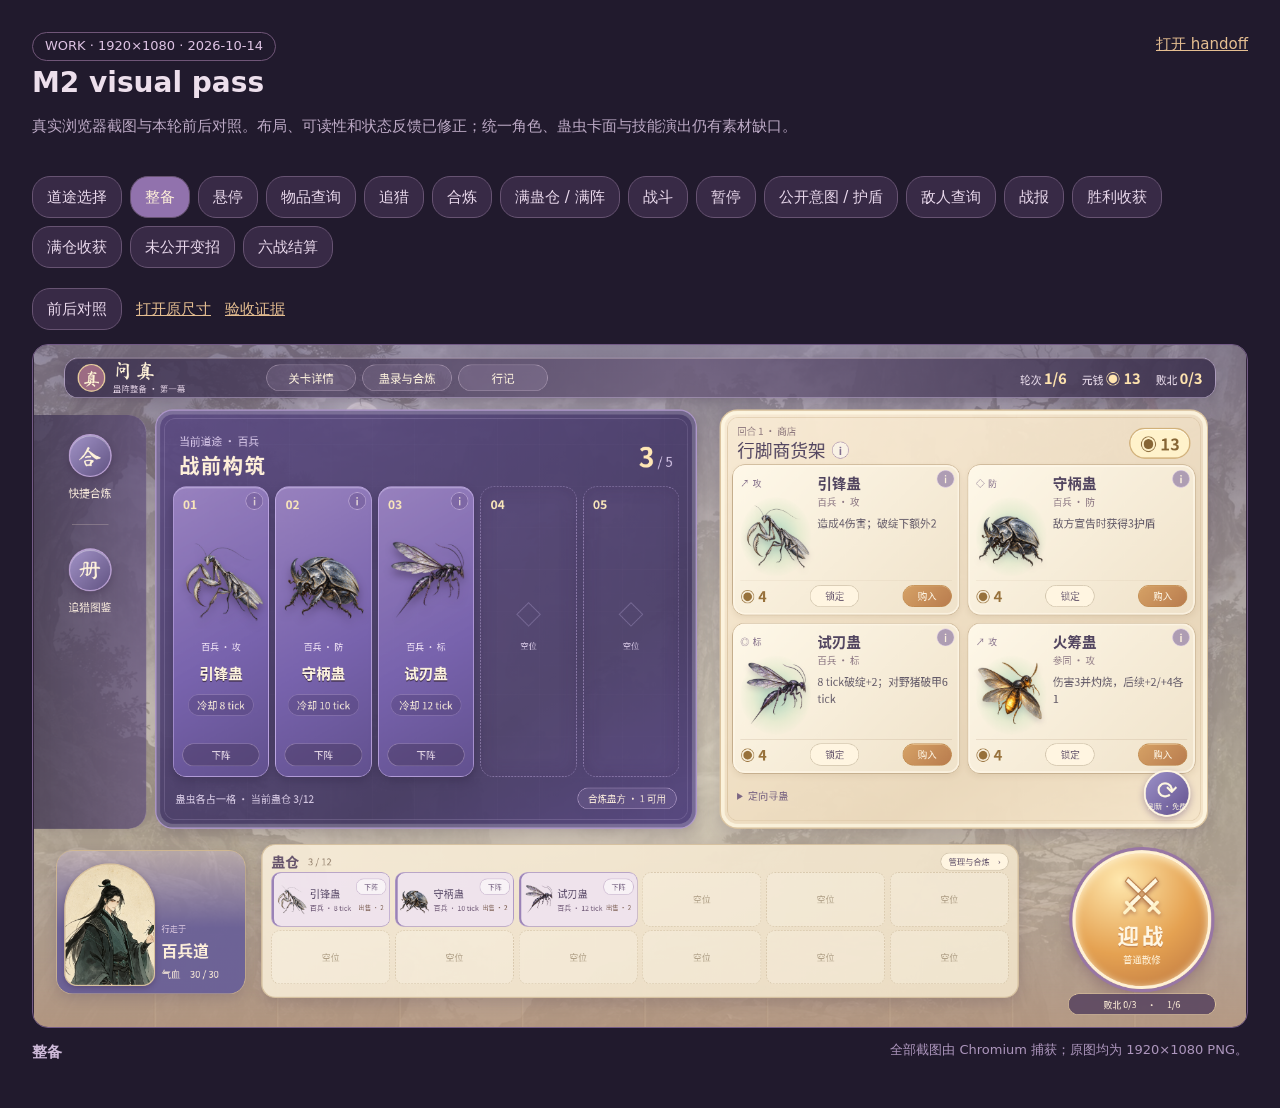
<file: artifacts/m2-visual-pass-2026-10-14/index.html>
<!doctype html><html lang="zh-CN"><meta charset="utf-8"><meta name="viewport" content="width=device-width,initial-scale=1"><title>M2 visual pass · 浏览器验收</title>
<style>
:root{color-scheme:dark;font:15px/1.6 system-ui,"Microsoft YaHei",sans-serif;background:#211a2d;color:#eddfec}*{box-sizing:border-box}body{max-width:1680px;margin:auto;padding:32px}header{display:flex;align-items:start;justify-content:space-between;gap:20px}h1{margin:0;font-size:28px}p{color:#bdaac6;margin:8px 0 18px}a{color:#e5be91}nav{display:flex;flex-wrap:wrap;gap:8px;margin:20px 0}button,select{padding:8px 14px;border:1px solid #675372;border-radius:18px;background:#382a46;color:#e9d8ec;font:inherit;cursor:pointer}button[aria-pressed=true]{background:#9172ad;color:#fff1da}button:disabled{opacity:.3;cursor:default}:focus-visible{outline:2px solid #edc78f;outline-offset:3px}.tools{display:flex;align-items:center;gap:14px;margin:14px 0}.tools input{width:240px;accent-color:#bd94d3}.stage{position:relative;width:100%;aspect-ratio:16/9;border:1px solid #725a85;border-radius:16px;overflow:hidden;background:#302438}.stage img{position:absolute;inset:0;width:100%;height:100%;object-fit:contain}.stage .after{z-index:2}.divider{position:absolute;top:0;bottom:0;left:50%;z-index:3;width:2px;background:#fff3d5;pointer-events:none}.caption{display:flex;justify-content:space-between;gap:18px;margin:12px 0;color:#cfbbda}small{font-size:13px;color:#ad96bd}.tag{display:inline-block;padding:3px 12px;border:1px solid #705678;border-radius:15px;color:#dec3e4;font-size:13px}[hidden]{display:none!important}
</style>
<header><div><span class="tag">WORK · 1920×1080 · 2026-10-14</span><h1>M2 visual pass</h1><p>真实浏览器截图与本轮前后对照。布局、可读性和状态反馈已修正；统一角色、蛊虫卡面与技能演出仍有素材缺口。</p></div><a href="../../docs/handoffs/M2_VISUAL_PASS_1080P_2026-10-14.md">打开 handoff</a></header>
<nav id="states" aria-label="查看状态"></nav><div class="tools"><button id="compare" aria-pressed="false">前后对照</button><label id="slider-label" hidden>分界 <input id="split" type="range" min="0" max="100" value="50" aria-label="前后截图分界"></label><a id="original" href="after/02-prep.png" target="_blank">打开原尺寸</a><a href="after/acceptance.json">验收证据</a></div>
<div class="stage"><img class="before" id="before" alt="本轮开始时的浏览器画面" hidden><img class="after" id="after" src="after/02-prep.png" alt="整备页最新浏览器画面"><i class="divider" id="divider" hidden></i></div><div class="caption"><b id="caption">整备</b><small id="note">全部截图由 Chromium 捕获；原图均为 1920×1080 PNG。</small></div>
<script>
const states=[['道途选择','01-onboarding.png'],['整备','02-prep.png','prep.png'],['悬停','03-hover.png','hover.png'],['物品查询','04-inspect.png','inspect.png'],['追猎','05-hunt-drawer.png'],['合炼','05b-refine-drawer.png'],['满蛊仓 / 满阵','06-full-inventory.png',null,'压力夹具：独立测试存档 12 只蛊、5 只出战。'],['战斗','07-fight.png','fight.png'],['暂停','08-paused.png'],['公开意图 / 护盾','09-active-intent.png'],['敌人查询','10-enemy-inspect.png'],['战报','11-battle-log.png'],['胜利收获','12-spoils.png'],['满仓收获','13-full-spoils.png',null,'压力夹具：满仓交换选择器。'],['未公开变招','14-hidden-feint-inspect.png',null,'真实引擎步进至 tick 15；没有覆写公开标志。'],['六战结算','15-run-result.png']];
let selected=1,comparing=false;const $=id=>document.getElementById(id);
function draw(){const [name,file,before,note]=states[selected];$('after').src='after/'+file;$('after').alt=name+'最新浏览器画面';$('before').src=before?'before/'+before:'';$('before').hidden=!comparing;$('compare').disabled=!before;$('compare').setAttribute('aria-pressed',String(comparing));$('slider-label').hidden=!comparing;$('divider').hidden=!comparing;$('original').href='after/'+file;$('caption').textContent=name;$('note').textContent=note||'全部截图由 Chromium 捕获；原图均为 1920×1080 PNG。';document.querySelectorAll('nav button').forEach((button,i)=>button.setAttribute('aria-pressed',String(i===selected)));split()}
function split(){const position=$('split').value;$('after').style.clipPath=comparing?'inset(0 '+(100-position)+'% 0 0)':'none';$('divider').style.left=position+'%'}
states.forEach(([name],i)=>{const button=document.createElement('button');button.textContent=name;button.onclick=()=>{selected=i;if(!states[i][2])comparing=false;draw()};$('states').append(button)});$('compare').onclick=()=>{comparing=!comparing;draw()};$('split').oninput=split;draw();
</script></html>
</file>
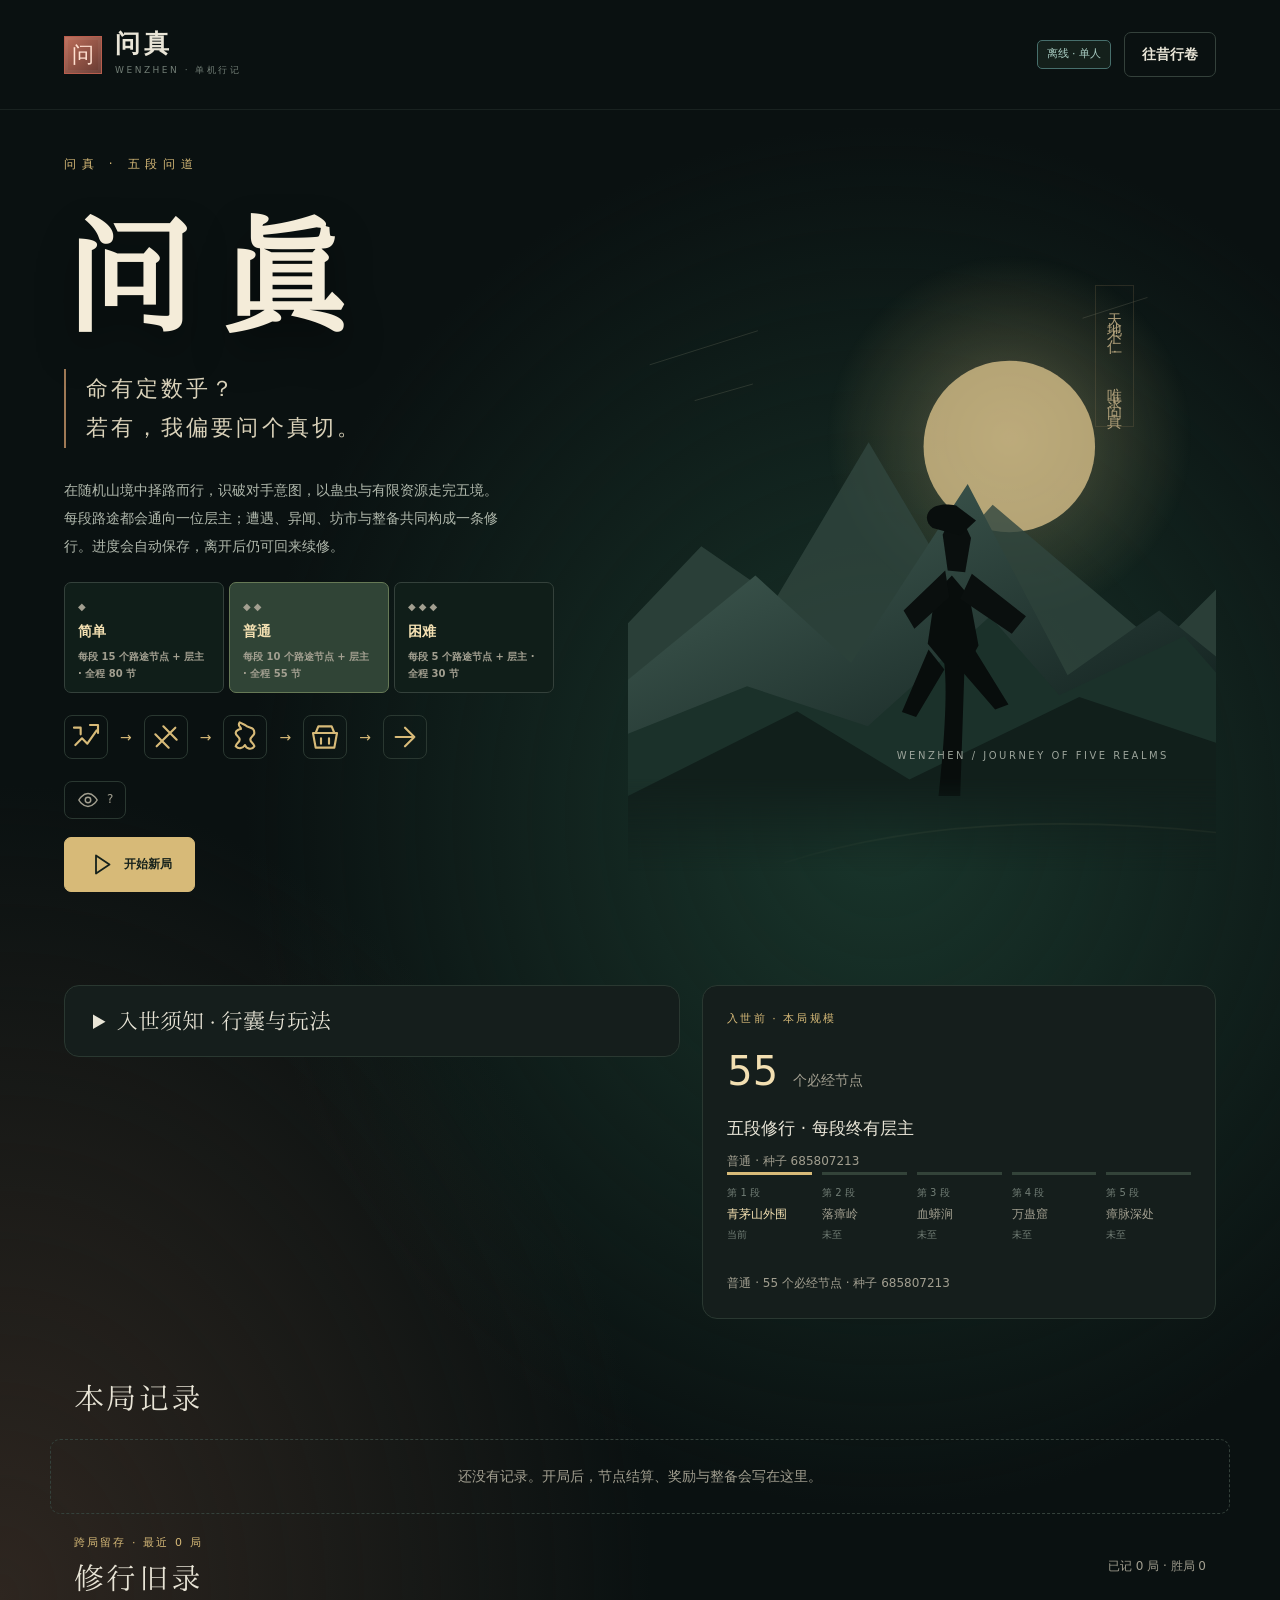
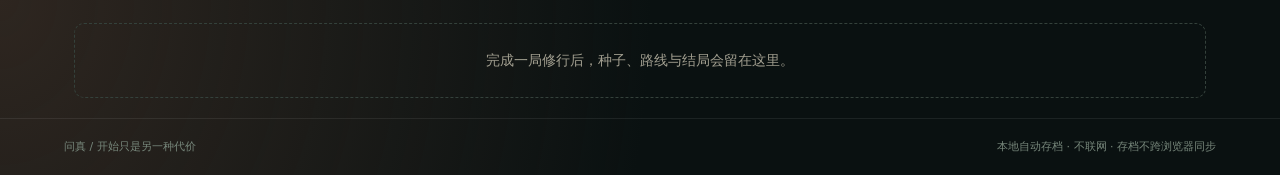
<file: lab.html>
<!doctype html>
<html lang="zh-CN"><head><meta charset="utf-8"><meta name="viewport" content="width=device-width,initial-scale=1"><meta name="theme-color" content="#101716"><meta name="color-scheme" content="dark"><title>问真</title><link rel="icon" href="data:,"><link rel="stylesheet" href="css/lab.css?v=integrated-1"></head>
<body data-page="hall" data-run-active="false"><div class="shell">
<aside class="sidebar"><div class="brand"><div class="seal">问</div><div><div class="brand-name song">问真</div><div class="brand-sub">一念 · 万般因果</div></div></div><div class="nav-heading">本局行程</div><nav id="tabs" aria-label="游戏导航"><button class="navitem" data-tab="map"><svg viewBox="0 0 24 24" fill="none" stroke="currentColor" stroke-linecap="round" stroke-linejoin="round" aria-hidden="true"><path d="M4 18l5-5 4 4 7-10 M3 5h5v5 M15 3h6v6"/></svg><span>命途</span><span class="key">1</span></button>
<button class="navitem" data-tab="battle"><svg viewBox="0 0 24 24" fill="none" stroke="currentColor" stroke-linecap="round" stroke-linejoin="round" aria-hidden="true"><path d="M5 19L19 5 M10 4l10 10 M4 10l10 10"/></svg><span>交锋</span><span class="key">2</span></button>
<button class="navitem" data-tab="gu"><svg viewBox="0 0 24 24" fill="none" stroke="currentColor" stroke-linecap="round" stroke-linejoin="round" aria-hidden="true"><path d="M12 3c3 3 7 1 7 6 0 2-3 3-3 5 0 2 3 3 3 5-2 3-6 2-7-1-2 3-5 3-7 1 0-2 3-3 3-5 0-2-3-3-3-5 0-2 3-3 4-3 0-2-3-2-1-5z"/></svg><span>蛊藏</span><span class="key">3</span></button>
<button class="navitem" data-tab="prep"><svg viewBox="0 0 24 24" fill="none" stroke="currentColor" stroke-linecap="round" stroke-linejoin="round" aria-hidden="true"><path d="M3 9h18l-2 11H5L3 9z M5 9l2-5h10l2 5 M9 13v4 M15 13v4"/></svg><span>整备与交易</span><span class="key">4</span></button>
<button class="navitem" data-tab="cult"><svg viewBox="0 0 24 24" fill="none" stroke="currentColor" stroke-linecap="round" stroke-linejoin="round" aria-hidden="true"><path d="M12 2c-2 4-6 6-6 11a6 6 0 0012 0c0-4-4-7-6-11z M9 14c0 3 2 5 3 5"/></svg><span>修行</span><span class="key">5</span></button>
<button class="navitem" data-tab="journal"><svg viewBox="0 0 24 24" fill="none" stroke="currentColor" stroke-linecap="round" stroke-linejoin="round" aria-hidden="true"><path d="M5 4h14v16H5z M8 8h8 M8 12h8 M8 16h5"/></svg><span>行记</span><span class="key">6</span></button>
<button class="navitem" data-tab="records"><svg viewBox="0 0 24 24" fill="none" stroke="currentColor" stroke-linecap="round" stroke-linejoin="round" aria-hidden="true"><path d="M3 5h18v4H3z M5 9v11h14V9 M10 13h4"/></svg><span>往昔行卷</span><span class="key"></span></button>
<button class="navitem" data-tab="hall"><svg viewBox="0 0 24 24" fill="none" stroke="currentColor" stroke-linecap="round" stroke-linejoin="round" aria-hidden="true"><path d="M4 11L12 4l8 7v9H4z"/></svg><span>返回首页</span><span class="key"></span></button><button class="navitem" data-tab="cover" hidden>开发覆盖</button></nav><div class="side-foot"><div id="side-position" class="small muted"></div><div id="save-indicator" class="status"></div><div id="side-seed" class="tiny faint"></div></div></aside>
<div class="main"><header id="hud" class="topbar"><div class="crumb"><span class="part">问真</span><span class="faint">/</span><span id="view-title" class="now">首页</span><span id="hud-talent" class="chip"></span></div><div class="top-res">
<div class="res pool blood"><span class="reslabel">气血</span><b id="hud-blood" class="number"></b></div>
<div class="res pool qi"><span class="reslabel">真元</span><b id="hud-qi-num" class="number"></b><div id="hud-qi-meter" class="bar" role="meter" aria-label="真元"><i id="hud-qi"></i></div></div>
<div class="res pool thought"><span class="reslabel">操控</span><b id="hud-thought" class="number"></b></div>
<div class="res pool soul"><span class="reslabel">魂魄</span><b id="hud-soul" class="number"></b></div>
<div class="res pool"><span class="reslabel">元石</span><b id="hud-stone" class="number"></b></div>
<div class="res pool life"><span class="reslabel">寿元</span><b id="hud-life" class="number"></b></div></div></header>
<div id="spine" class="nav-context"><span id="run-context"></span><span id="run-progress"></span><button id="reset" class="ghost">放弃并重开</button></div>
<main id="stage" class="page" tabindex="-1"><section id="panel-hall" class="panel view on"></section>
<section id="panel-map" class="panel view"></section>
<section id="panel-node-action" class="panel view"></section>
<section id="panel-battle" class="panel view"></section>
<section id="panel-prep" class="panel view"></section>
<section id="panel-reward" class="panel view"></section>
<section id="panel-gu" class="panel view"></section>
<section id="panel-cult" class="panel view"></section>
<section id="panel-journal" class="panel view"></section>
<section id="panel-records" class="panel view"></section>
<section id="panel-cover" class="panel view"></section>
<section id="panel-ending" class="panel view"></section></main>
</div></div>
<nav id="mobile-tabs" class="mobile-nav" aria-label="手机快捷导航"><button data-ui-page="map"><svg viewBox="0 0 24 24" fill="none" stroke="currentColor" stroke-linecap="round" stroke-linejoin="round" aria-hidden="true"><path d="M4 18l5-5 4 4 7-10 M3 5h5v5 M15 3h6v6"/></svg>命途</button><button data-ui-page="battle"><svg viewBox="0 0 24 24" fill="none" stroke="currentColor" stroke-linecap="round" stroke-linejoin="round" aria-hidden="true"><path d="M5 19L19 5 M10 4l10 10 M4 10l10 10"/></svg>交锋</button><button data-ui-page="gu"><svg viewBox="0 0 24 24" fill="none" stroke="currentColor" stroke-linecap="round" stroke-linejoin="round" aria-hidden="true"><path d="M12 3c3 3 7 1 7 6 0 2-3 3-3 5 0 2 3 3 3 5-2 3-6 2-7-1-2 3-5 3-7 1 0-2 3-3 3-5 0-2-3-3-3-5 0-2 3-3 4-3 0-2-3-2-1-5z"/></svg>蛊藏</button><button data-ui-page="prep"><svg viewBox="0 0 24 24" fill="none" stroke="currentColor" stroke-linecap="round" stroke-linejoin="round" aria-hidden="true"><path d="M3 9h18l-2 11H5L3 9z M5 9l2-5h10l2 5 M9 13v4 M15 13v4"/></svg>整备与交易</button><button data-ui-page="cult"><svg viewBox="0 0 24 24" fill="none" stroke="currentColor" stroke-linecap="round" stroke-linejoin="round" aria-hidden="true"><path d="M12 2c-2 4-6 6-6 11a6 6 0 0012 0c0-4-4-7-6-11z M9 14c0 3 2 5 3 5"/></svg>修行</button><button data-ui-page="journal"><svg viewBox="0 0 24 24" fill="none" stroke="currentColor" stroke-linecap="round" stroke-linejoin="round" aria-hidden="true"><path d="M5 4h14v16H5z M8 8h8 M8 12h8 M8 16h5"/></svg>行记</button><button data-ui-page="records"><svg viewBox="0 0 24 24" fill="none" stroke="currentColor" stroke-linecap="round" stroke-linejoin="round" aria-hidden="true"><path d="M3 5h18v4H3z M5 9v11h14V9 M10 13h4"/></svg>往昔行卷</button><button data-ui-page="hall"><svg viewBox="0 0 24 24" fill="none" stroke="currentColor" stroke-linecap="round" stroke-linejoin="round" aria-hidden="true"><path d="M4 11L12 4l8 7v9H4z"/></svg>返回首页</button></nav>
<div id="toast" role="status" aria-live="polite"></div><dialog id="ui-confirm" aria-labelledby="confirm-title"><div class="over">问真 · 抉择</div><h2 id="confirm-title"></h2><p id="confirm-description"></p><div class="modal-actions"><button data-confirm-cancel>取消</button><button class="primary" data-confirm-accept>确认</button></div></dialog>
  <script src="js/data.js"></script>
  <script src="js/canon.js"></script>
  <script src="js/balance.js"></script>
  <script src="js/run_rules.js"></script>
  <script src="js/run_flow.js"></script>
  <script src="js/gu_rules.js"></script>
  <script src="js/human_rules.js"></script>
  <script src="js/loot_rules.js"></script>
  <script src="js/shop_rules.js"></script>
  <script src="js/build_rules.js"></script>
  <script src="js/node_action_rules.js"></script>
  <script src="js/mvp_content.js"></script>
  <script src="js/mvp_logic.js"></script>
  <script src="js/combat_core.js"></script>
  <script src="js/audio.js"></script>
  <script src="js/describe.js"></script>
  <script src="js/rules.js"></script>
  <script src="js/battle.js?v=battle-prep-1"></script>
  <script src="js/journey.js"></script>
  <script src="js/alchemy.js"></script>
  <script src="js/lab_save.js"></script>
  <!-- 动效层：GSAP 本地 vendor（file:// 离线可用，非 ES module）+ 表现层 motion.js。
       两者缺席时全部静默回退 lab.css 原生 CSS 动画，不影响玩法与走盘。 -->
  <script src="js/vendor/gsap.min.js"></script>
  <script src="js/motion.js?v=motion-2"></script>
  <script src="js/ui.js"></script>
  <script src="js/main.js"></script>
  <!-- 内联脚本不会被 CORS 拦，可靠地兜底：外部脚本若没执行（旧缓存 / 路径错 / 版本不匹配），
       页面会明确报错，而不是留一个 HUD 看着正常、按钮却没反应的空壳。 -->
  <script>
    setTimeout(function () {
      if (document.documentElement.dataset.ready === '1') return;
      var d = document.createElement('div');
      d.id = 'bootfail';
      d.innerHTML = '<b>游戏资源没有完整载入</b>'
        + '<p>请刷新页面后重试。若仍无法进入，可能是离线副本缺少文件。</p>';
      document.body.appendChild(d);
    }, 1200);
  </script>
</body>
</html>
</file>
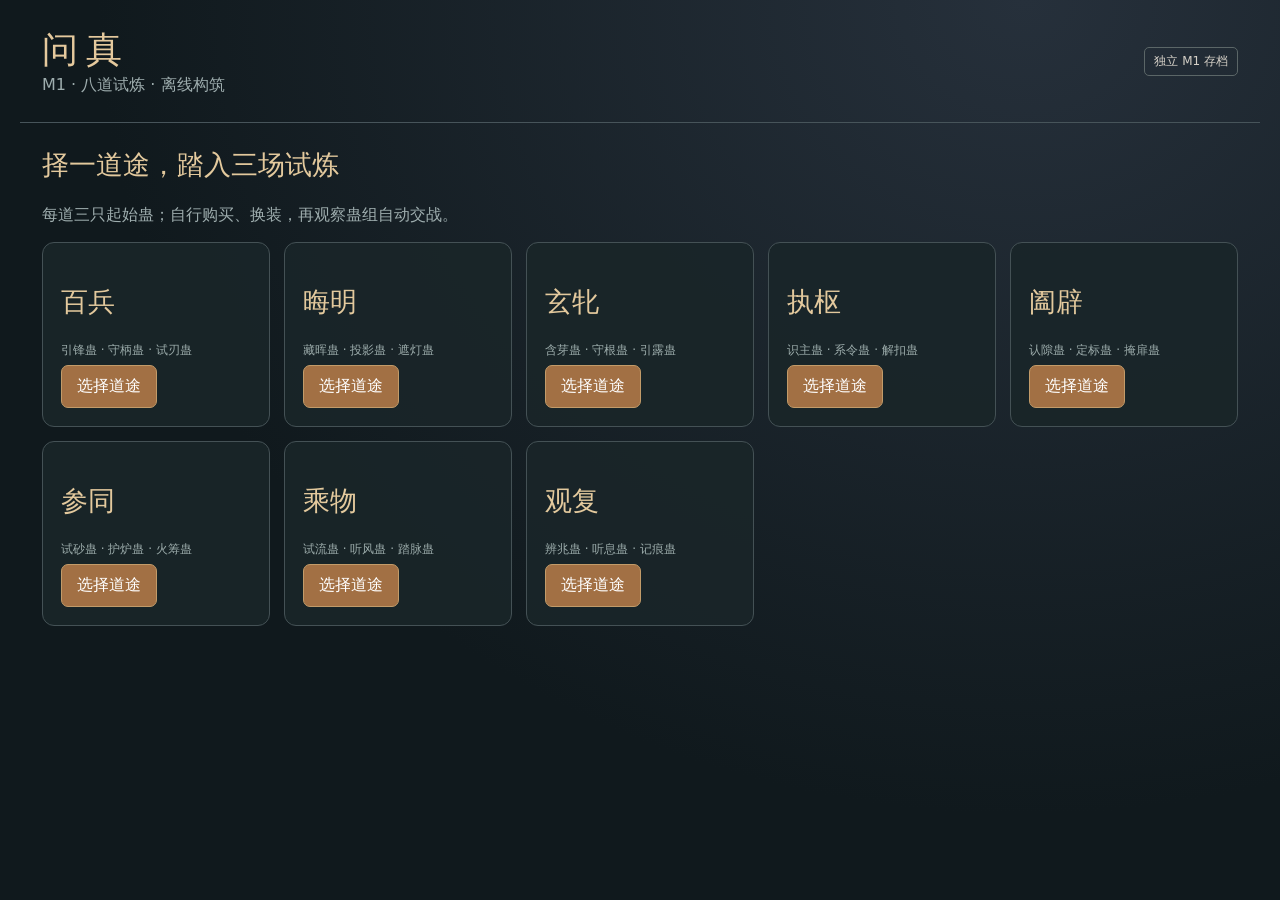
<file: m1.html>
<!doctype html>
<html lang="zh-CN"><meta charset="utf-8"><meta name="viewport" content="width=device-width,initial-scale=1">
<title>问真 · M1</title><link rel="stylesheet" href="css/m1_visual.css"><style>
:root{color-scheme:dark;font-family:"Microsoft YaHei",system-ui;background:#10191d;color:#e8e4db}*{box-sizing:border-box}body{margin:0;background:radial-gradient(ellipse at 80% 0%,#26303b,#10191d 64%);min-height:100vh}header{max-width:1240px;margin:auto;padding:26px 22px;display:flex;align-items:center;justify-content:space-between;border-bottom:1px solid #47545a}h1{font:36px serif;letter-spacing:8px;margin:0;color:#e5c99d}h2{font:27px serif;color:#e3c99d}h3{margin:12px 0;color:#d7c8ab}p,.small{color:#9eadae}main{max-width:1240px;margin:24px auto;padding:0 22px}.grid{display:grid;grid-template-columns:repeat(auto-fit,minmax(220px,1fr));gap:14px}.shell{display:grid;grid-template-columns:minmax(0,2fr) minmax(290px,1fr);gap:20px}.card,.panel{background:#192529eb;border:1px solid #445155;border-radius:12px;padding:18px}.card{min-height:135px}.card.selected{border-color:#d9b374;box-shadow:0 0 0 1px #d9b37450}.panel{margin-bottom:18px}.gold{color:#e9c286}button{background:#364548;border:1px solid #697476;color:#eee5d4;padding:10px 15px;border-radius:7px;cursor:pointer;font:inherit}button:hover:not(:disabled){background:#566063}button:disabled{opacity:.35;cursor:not-allowed}button.primary{background:#a27044;border-color:#c29b69;color:#fff}button.danger{background:#5a3538}button+button{margin-left:6px}.stats{display:flex;gap:14px;flex-wrap:wrap}.chip{padding:5px 9px;border:1px solid #5b6667;border-radius:5px;font-size:12px;color:#d5d0c7}.bar{height:10px;background:#354145;border-radius:5px;overflow:hidden}.bar i{display:block;background:#be695f;height:100%;transition:width .3s}.log{height:220px;overflow:auto;white-space:pre-wrap;font-size:12px;color:#b9c7c7;background:#101a1e;padding:14px;border-radius:8px}.actions{display:flex;gap:8px;flex-wrap:wrap;margin-top:15px}.name{font-size:19px;font-weight:600}.meta{font-size:12px;color:#9cacab;margin:6px 0}.shopitem{min-height:185px}.placeholder{opacity:.5}.slot{margin:8px 0;padding:9px;border:1px solid #53605d;border-radius:5px}.battlefield{background:linear-gradient(145deg,#2c3439,#172329);padding:24px;border-radius:12px;border:1px solid #5b5a52;text-align:center}.enemy{font:32px serif;margin:20px 0;color:#e2c39d}.intent{color:#edb58f;min-height:26px}.notice{color:#f0c280}#status{display:flex;gap:6px;flex-wrap:wrap;justify-content:flex-end}@media(max-width:790px){.shell{display:block}.stats{gap:7px}header{padding:16px;flex-direction:column;align-items:flex-start;gap:14px}#status{justify-content:flex-start;width:100%}h1{font-size:28px}}
</style><header><div><h1>问真</h1><div class="small">M1 · 八道试炼 · 离线构筑</div></div><div id="status"></div></header><main id="app"></main>
<script src="js/m1_game.js"></script></html>
</file>
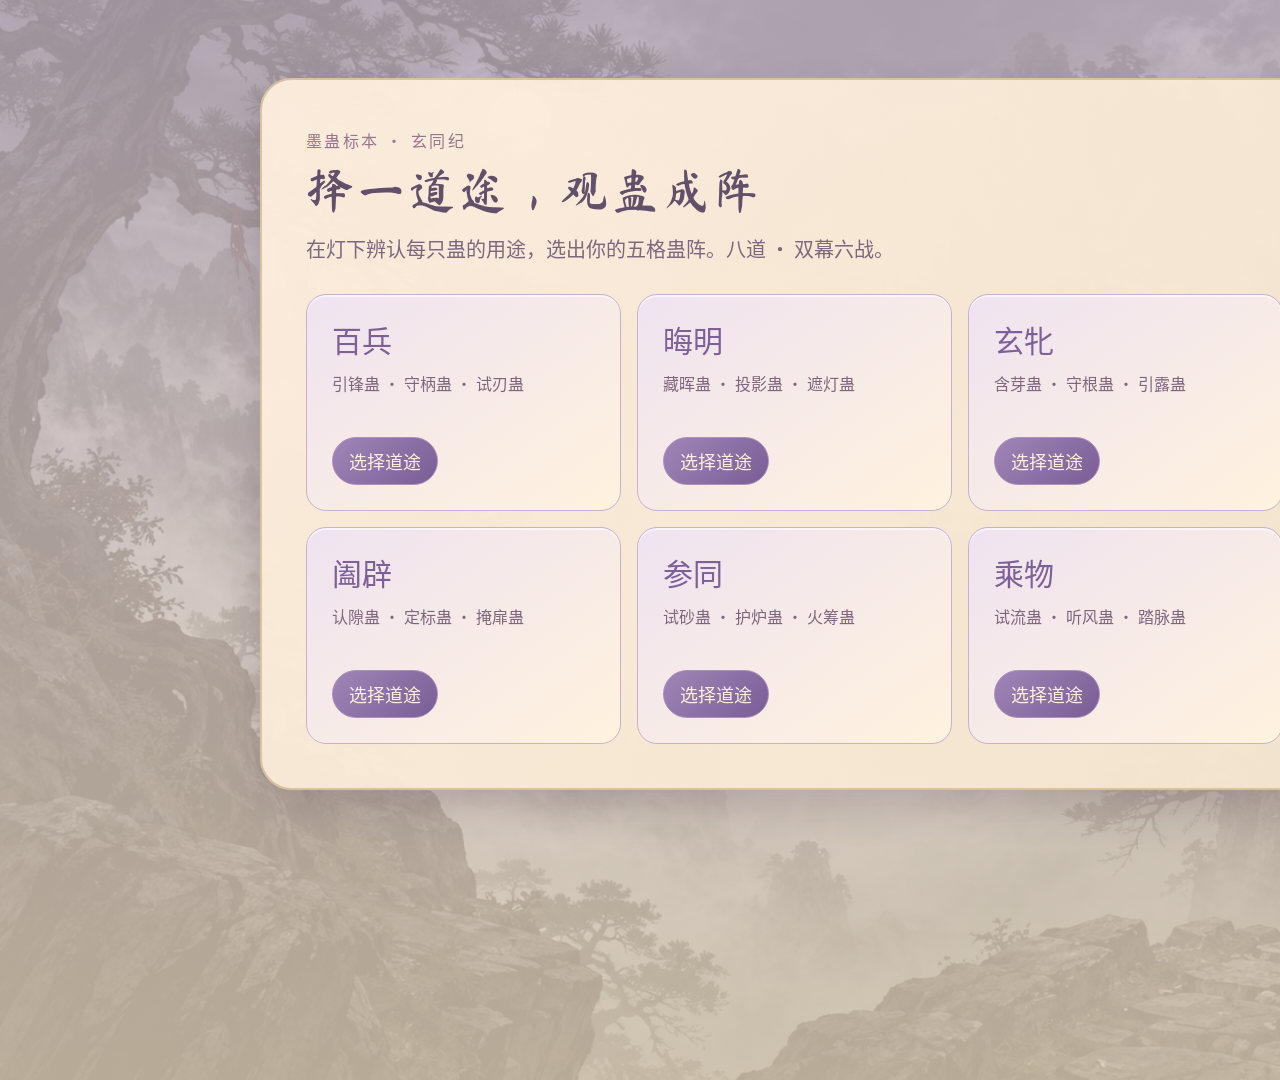
<file: m2.html>
<!doctype html>
<html lang="zh-CN"><head><meta charset="utf-8"><meta name="viewport" content="width=device-width,initial-scale=1">
<title>问真 · 蛊阵行旅</title><link rel="stylesheet" href="css/m2_ink.css"><link rel="stylesheet" href="css/m2_replica_1080.css"></head>
<body class="ink-specimen" data-motion="system">
<header class="game-header"><div class="brand"><span class="brand-seal" aria-hidden="true">真</span> 问真</div><div id="status" class="status"></div><label class="motion-setting">动态<select id="motion-setting" aria-label="动态效果" onchange="setInkMotion(this.value)"><option value="system">跟随系统</option><option value="reduce">减少动态</option></select></label></header>
<main id="app" class="game-main"></main>
<div id="inspect-layer" aria-live="polite"></div>
<script src="js/m2_game.js"></script><script src="js/m2_visual_pass.js"></script><script src="js/m2_inspect.js"></script></body></html>
</file>
<file: css/lab.css>
:root{--bg:#0b1111;--side:#101817;--surface:#151e1c;--surface2:#1b2622;--surface3:#24312b;--ink:#e9e5d7;--muted:#a29f90;--faint:#727e76;--stroke:#34413b;--line:#2a3831;--gold:#d7ba78;--pale:#f2dfb1;--red:#c9705e;--teal:#84aaa0;--green:#9eb697;--shadow:0 22px 75px #0005;--radius:15px;font-family:"PingFang SC","Microsoft YaHei","Noto Sans CJK SC",system-ui,sans-serif}
*{box-sizing:border-box}html{min-height:100%;scroll-behavior:smooth}body{margin:0;min-height:100vh;background:var(--bg);color:var(--ink);font-size:14px;line-height:1.65}button,input,select{font:inherit}button{cursor:pointer}button:disabled{cursor:not-allowed;opacity:.40}button:focus-visible,a:focus-visible,input:focus-visible,select:focus-visible,[tabindex]:focus-visible{outline:2px solid var(--gold);outline-offset:4px}a{color:var(--gold)}.song{font-family:"Songti SC","STSong","SimSun","Noto Serif CJK SC",serif}.over{font-size:11px;letter-spacing:.25em;color:var(--gold);font-weight:700}.muted{color:var(--muted)}.faint{color:var(--faint)}.small{font-size:12px}.tiny{font-size:11px}.good{color:var(--green)}.warn{color:#e2b86f}.danger{color:#e58c80}.accent{color:var(--gold)}.nowrap{white-space:nowrap}.hide{display:none!important}
button{background:transparent;color:inherit;border:0}.btn{display:inline-flex;gap:9px;align-items:center;justify-content:center;border:1px solid var(--stroke);padding:10px 17px;border-radius:7px;min-height:40px;font-weight:650;transition:background .17s,border-color .17s,transform .17s;text-align:center}.btn:not(:disabled):hover{background:#ffffff0d;border-color:#8a9a87}.btn.primary{background:var(--gold);color:#15211b;border-color:var(--gold)}.btn.primary:not(:disabled):hover{background:#f1d28e}.btn.soft{background:#29392f;color:var(--pale);border-color:#48604b}.btn.danger-btn{color:#ecc2b8;border-color:#70463e}.btn.ghost{border-color:transparent}.btn.smallbtn{padding:6px 11px;font-size:12px;min-height:32px}.btn.full{width:100%}.chip{display:inline-flex;align-items:center;gap:6px;padding:4px 9px;border:1px solid var(--stroke);background:#14201b;border-radius:5px;font-size:11px;color:var(--muted);white-space:nowrap}.chip.gold{border-color:#766746;color:#e4c58a}.chip.red{border-color:#815344;color:#e49b8b}.chip.blue{border-color:#476f6c;color:#a7cbc1}.pill-dot{width:6px;height:6px;background:currentColor;border-radius:50%;display:inline-block}.mono{font-variant-numeric:tabular-nums;font-feature-settings:"tnum"}.divider{border:0;border-top:1px solid var(--line);margin:20px 0}.empty{border:1px dashed var(--stroke);border-radius:10px;padding:25px;color:var(--muted);text-align:center}.empty strong{display:block;color:var(--ink);font-weight:550;margin:7px 0}.kbd{border:1px solid var(--stroke);border-bottom-width:2px;padding:0 5px;border-radius:4px;color:var(--faint);font-size:10px}
#app{min-height:100vh}.shell{display:grid;grid-template-columns:222px minmax(0,1fr);min-height:100vh}.sidebar{position:sticky;top:0;height:100vh;background:var(--side);border-right:1px solid var(--line);padding:25px 17px 19px;display:flex;flex-direction:column;z-index:8}.brand{display:flex;gap:13px;align-items:center;padding:6px 10px 29px}.seal{height:38px;width:38px;border:1px solid #b85d4d;background:linear-gradient(140deg,#bd6e5a,#673a32);display:grid;place-items:center;color:#ffdfcf;font-size:22px;font-family:serif;box-shadow:inset 0 0 0 3px #ffffff0a}.brand-name{font-size:25px;letter-spacing:.17em;line-height:1.05;font-weight:700}.brand-sub{font-size:9px;letter-spacing:.28em;color:var(--faint);margin-top:6px}.nav-heading{color:#6d8178;font-size:10px;letter-spacing:.23em;margin:18px 12px 8px}.navitem{display:flex;align-items:center;gap:13px;width:100%;text-align:left;padding:12px 14px;border-radius:8px;color:#a3b1a6;font-weight:550;margin:2px 0;position:relative}.navitem:hover{background:#ffffff0a;color:var(--ink)}.navitem.active{background:#293b31;color:#f3e2b9}.navitem.active:before{content:"";position:absolute;left:0;top:9px;bottom:9px;width:2px;background:var(--gold);border-radius:5px}.navitem svg{width:17px;height:17px;stroke-width:1.6;flex-shrink:0}.navitem .key{margin-left:auto;color:#6a786e;font-size:10px}.side-foot{margin-top:auto;padding:13px 10px;border-top:1px solid var(--line)}.side-foot .status{display:flex;align-items:center;gap:8px;color:#aebcae;margin:6px 0}.side-foot .status:before{content:"";width:6px;height:6px;border-radius:50%;background:#81b99c}.side-foot .status.fail:before{background:var(--red)}.main{min-width:0}.topbar{height:78px;display:flex;align-items:center;justify-content:space-between;gap:20px;padding:0 33px;border-bottom:1px solid var(--line);background:#111918b8;backdrop-filter:blur(12px);position:sticky;top:0;z-index:7}.crumb{display:flex;align-items:center;gap:11px;white-space:nowrap;min-width:0}.crumb .part{font-size:11px;color:var(--faint);letter-spacing:.1em}.crumb .now{font-size:14px;color:var(--ink)}.top-res{display:flex;align-items:center;gap:20px;overflow:auto;scrollbar-width:none}.res{display:flex;align-items:center;gap:8px;white-space:nowrap}.res svg{width:17px;height:17px;color:var(--gold)}.res .number{font-weight:750;font-variant-numeric:tabular-nums}.res .reslabel{font-size:11px;color:var(--faint)}.page{max-width:1550px;margin:0 auto;padding:30px 36px 64px}.page-title{display:flex;align-items:flex-end;justify-content:space-between;gap:16px;margin-bottom:26px}.page-title h1{font-family:"Songti SC",SimSun,serif;font-size:34px;font-weight:600;letter-spacing:.1em;margin:5px 0 0;line-height:1.3}.page-title p{margin:6px 0 0;color:var(--muted)}.head-actions{display:flex;gap:9px;flex-wrap:wrap}.two-col{display:grid;grid-template-columns:minmax(0,1.35fr) minmax(315px,.83fr);gap:19px}.three-col{display:grid;grid-template-columns:repeat(3,minmax(0,1fr));gap:15px}.panel{background:var(--surface);border:1px solid var(--line);border-radius:var(--radius);box-shadow:0 4px 15px #0001;overflow:hidden}.panel-pad{padding:23px}.panel-head{padding:19px 23px 15px;border-bottom:1px solid var(--line);display:flex;align-items:center;justify-content:space-between;gap:15px}.panel-head h2{margin:0;font-size:17px;font-weight:600}.panel-sub{color:var(--muted);font-size:12px}.h2{font:500 24px/1.3 "Songti SC",SimSun,serif;letter-spacing:.08em}.stack{display:grid;gap:14px}.row{display:flex;align-items:center;gap:10px}.between{justify-content:space-between}.wrap{flex-wrap:wrap}.gap6{gap:6px}.gap18{gap:18px}.spacer{flex:1}.value{font-size:24px;font-weight:600;line-height:1.3}.meter{height:5px;background:#35413b;border-radius:20px;overflow:hidden;margin-top:9px}.meter>i{display:block;height:100%;background:var(--gold);border-radius:20px;transition:width .3s}.meter.health>i{background:#cd806a}.meter.soul>i{background:#86b4af}.meter.control>i{background:#9aab83}.alert{border:1px solid #875746;background:#573b2d35;color:#ecc2ad;border-radius:9px;padding:12px 15px;font-size:12px;margin-bottom:16px}.notice{padding:12px 15px;border:1px solid #4b665b;background:#1a3028;border-radius:8px;color:#bdccbb;font-size:12px}.section-label{font-size:11px;color:var(--gold);letter-spacing:.19em;text-transform:uppercase;margin:0 0 12px}.mini-stat{padding:14px;border:1px solid var(--line);background:#16211d;border-radius:9px;min-width:0}.mini-stat b{display:block;font-size:22px;line-height:1.2;margin-top:5px}
/* Home */
.home{min-height:100vh;background:radial-gradient(ellipse at 69% 46%,#19352b 0%,transparent 51%),radial-gradient(ellipse at 0% 90%,#2e2620 0%,transparent 36%),#0a1111;display:grid;grid-template-rows:auto 1fr auto}.home-top{display:flex;justify-content:space-between;align-items:center;padding:31px min(5vw,75px);border-bottom:1px solid #65796a2b}.home-top .brand{padding:0}.home-top-right{display:flex;gap:13px;align-items:center}.home-stage{max-width:1450px;width:100%;margin:auto;display:grid;grid-template-columns:1fr 1.08fr;align-items:center;gap:20px;padding:35px 5vw 55px}.home-copy{position:relative;z-index:1;padding:10px 0 20px}.home-copy .eyebrow{color:var(--gold);letter-spacing:.47em;font-size:12px;margin:0 0 25px}.home-copy h1{font-family:"Songti SC",SimSun,serif;font-size:clamp(85px,10vw,165px);letter-spacing:.21em;margin:0 0 13px;line-height:1.25;font-weight:600;color:#f4ecd9;text-shadow:0 20px 40px #0006}.home-verse{border-left:2px solid #9f7955;padding-left:20px;font:22px/1.8 "Songti SC",SimSun,serif;color:#d9d1b9;letter-spacing:.14em;margin:14px 0 28px}.home-desc{max-width:420px;color:#b0b8ac;line-height:2;margin-bottom:30px}.home-actions{display:flex;gap:10px;flex-wrap:wrap}.home-actions .btn{min-width:146px;padding:13px 23px}.difficulty-picker{display:flex;border:1px solid var(--stroke);border-radius:8px;padding:4px;margin-bottom:18px;width:max-content;background:#101e19}.diff-option{padding:8px 16px;color:#abb7a8;border-radius:5px}.diff-option.selected{background:#304436;color:var(--pale)}.home-art{height:min(74vh,700px);min-height:480px;position:relative;overflow:hidden;mask-image:linear-gradient(to bottom,transparent 0%,black 10%,black 86%,transparent 100%)}.home-art svg{width:100%;height:100%}.vertical-stamp{position:absolute;top:12%;right:14%;writing-mode:vertical-rl;font:15px "Songti SC",serif;letter-spacing:.6em;color:#ad9d78;border:1px solid #8c76553b;padding:15px 9px}.art-index{position:absolute;bottom:16%;right:8%;font-size:10px;letter-spacing:.25em;color:#9ba39a}.home-bottom{padding:19px 5vw;display:flex;gap:15px;justify-content:space-between;color:#77877b;font-size:11px;border-top:1px solid #ffffff13}
/* Map */
.map-scene{position:relative;background:radial-gradient(ellipse at 50% 0%,#2a3b31 0%,transparent 67%),#131d19;min-height:570px;padding:15px 24px 34px;overflow:hidden}.map-scene:before{content:"";position:absolute;inset:0;background:repeating-linear-gradient(90deg,transparent 0 109px,#ffffff05 110px),linear-gradient(0deg,transparent 99%,#ffffff04 100%);background-size:auto,100% 65px;pointer-events:none}.map-mountain{position:absolute;bottom:0;left:0;width:100%;opacity:.15;pointer-events:none}.map-progress{position:relative;display:flex;gap:6px;align-items:center;justify-content:space-between;padding:16px 0 25px;border-bottom:1px solid #ffffff12}.segment-marker{flex:1;position:relative;text-align:center;font-size:11px;color:#738579;letter-spacing:.12em}.segment-marker:before{content:"";display:block;height:3px;background:#334339;margin-bottom:9px}.segment-marker.done:before{background:var(--gold)}.segment-marker.current{color:var(--pale)}.segment-marker.current:before{background:linear-gradient(90deg,var(--gold),#3c4d3e)}.route-list{position:relative;display:flex;flex-direction:column;gap:20px;max-width:660px;margin:23px auto}.route-line{position:absolute;left:50%;top:30px;bottom:30px;border-left:1px dashed #a9975a55;z-index:0}.route-row{display:grid;grid-template-columns:repeat(3,minmax(0,1fr));gap:12px;position:relative;z-index:1}.route-row.dimmed{opacity:.34}.route-node{min-height:108px;border:1px solid #53604d;background:#17231dcc;padding:13px 10px;border-radius:10px;text-align:center;display:flex;flex-direction:column;align-items:center;justify-content:center;gap:5px;position:relative;backdrop-filter:blur(5px)}.route-node:before{content:"";position:absolute;top:-13px;left:50%;height:12px;border-left:1px dashed #776d53;opacity:.6}.route-node:after{content:"";position:absolute;bottom:-13px;left:50%;height:12px;border-left:1px dashed #776d53;opacity:.6}.route-node .symbol{font-size:20px;line-height:1.1;font-family:serif;color:var(--gold)}.route-node .node-name{font-size:12px;font-weight:650}.route-node .node-meta{font-size:10px;color:#a1b0a2}.route-node.available{border-color:#a88b5c;background:linear-gradient(160deg,#35412e,#17251e)}.route-node.available:hover{background:#334734;transform:translateY(-2px)}.route-node.selected{border-color:var(--gold);background:#4a4830}.route-node.locked{border-style:dashed;cursor:default}.route-node.done{border-color:#405748;background:#202b22;color:#b2bda8}.route-node.boss{background:#322521;border-color:#8d6155}.route-node .num{position:absolute;top:5px;left:8px;color:#7b8d7b;font-size:9px}.map-caption{position:relative;margin:18px auto 0;text-align:center;font-size:11px;color:#85998d}.event-banner{background:linear-gradient(128deg,#25382e,#15231d);border:1px solid #486349;border-radius:11px;padding:21px;margin-bottom:15px;position:relative;overflow:hidden}.event-banner:after{content:"";position:absolute;right:-24px;top:-35px;width:180px;height:180px;border:1px solid #c8ac7020;border-radius:50%;box-shadow:0 0 0 28px #c8ac700a,0 0 0 58px #c8ac7008}.event-banner h3{font:500 25px "Songti SC",SimSun,serif;margin:5px 0;letter-spacing:.1em}.event-banner p{max-width:490px;margin:7px 0;color:#b8c3b8;font-size:12px}.choice{width:100%;display:block;text-align:left;border:1px solid var(--stroke);background:#1b2721;border-radius:9px;padding:14px 14px;margin:9px 0}.choice:hover:not(:disabled){background:#293b2d;border-color:#8f9274}.choice .choice-title{display:flex;gap:12px;justify-content:space-between;font-weight:650}.choice .choice-desc{font-size:11px;color:var(--muted);margin-top:4px}.choice .choice-index{font:12px Georgia;color:var(--gold)}.choice strong{color:var(--pale)}.timeline{display:grid;gap:0}.timeline-entry{border-left:1px solid #405345;margin-left:6px;padding:1px 0 18px 18px;position:relative;color:var(--muted);font-size:12px}.timeline-entry:before{content:"";position:absolute;left:-4px;top:8px;height:7px;width:7px;border-radius:50%;background:#839484}.timeline-entry b{color:var(--ink);font-weight:500}.timeline-entry small{color:#6f8476;display:block}
/* Combat */
.battle-banner{border:1px solid #67544b;background:linear-gradient(110deg,#352521,#161f1c 64%);border-radius:13px;padding:19px 24px;display:flex;justify-content:space-between;gap:20px;align-items:center;margin-bottom:20px}.battle-grid{display:grid;grid-template-columns:minmax(0,1.55fr) minmax(280px,.75fr);gap:19px}.arena{background:radial-gradient(ellipse at 51% 25%,#344035,#17221e 70%);border:1px solid #45534b;border-radius:13px;min-height:355px;padding:20px;position:relative;overflow:hidden}.arena:after{content:"";position:absolute;bottom:-80px;left:10%;right:10%;height:160px;border:1px solid #80877835;border-radius:50%;transform:perspective(500px) rotateX(64deg);pointer-events:none}.enemy-row{display:grid;grid-template-columns:repeat(auto-fit,minmax(175px,1fr));gap:13px;position:relative;z-index:1}.enemy-card{padding:16px;border:1px solid #56675c;border-radius:10px;background:#19241ee8;text-align:left;min-height:226px;position:relative}.enemy-card.target{border-color:var(--gold);box-shadow:0 0 0 1px #e8bc7280}.enemy-card.dead{opacity:.33}.enemy-card .enemy-symbol{width:59px;height:59px;background:radial-gradient(circle at 50% 30%,#745545,#292e27);border:1px solid #83735d;border-radius:45% 55% 48% 52%;margin:0 auto 13px;display:grid;place-items:center;font:30px "Songti SC",serif;color:#edc29e}.enemy-card .enemy-title{font-weight:700}.enemy-card .enemy-intent{font-size:11px;margin-top:9px;color:#f0ad8e}.enemy-card .enemy-meta{font-size:10px;color:var(--muted);margin-top:4px}.battle-divider{height:1px;background:linear-gradient(90deg,transparent,#8e977553,transparent);margin:22px 0}.hero-unit{display:flex;align-items:center;gap:18px;position:relative;z-index:1}.hero-icon{width:64px;height:74px;border:1px solid #9b8e62;border-radius:9px 9px 4px 4px;display:grid;place-items:center;background:linear-gradient(160deg,#4e5140,#1c2d27);font:31px "Songti SC",serif;color:#f6ddb1;box-shadow:0 8px 20px #0004}.hero-unit strong{font:20px "Songti SC",serif}.action-grid{display:grid;grid-template-columns:repeat(2,minmax(0,1fr));gap:10px}.action{border:1px solid var(--stroke);border-radius:10px;background:#1b2821;padding:14px;text-align:left;min-height:97px;display:flex;flex-direction:column;align-items:flex-start;justify-content:space-between}.action:hover:not(:disabled){background:#2a3d30;border-color:#8d956d}.action b{font-size:13px}.action p{margin:4px 0 0;color:var(--muted);font-size:11px}.action .cost{color:var(--gold);font-size:10px}.log{max-height:220px;overflow:auto;display:flex;flex-direction:column;gap:8px;padding:14px 18px}.logline{font-size:12px;color:#aeb6a9;padding-bottom:7px;border-bottom:1px solid #ffffff0d}.logline span{color:#6d8576;margin-right:7px;font-variant-numeric:tabular-nums}
/* gu cards, stores */
.gu-grid{display:grid;grid-template-columns:repeat(auto-fill,minmax(240px,1fr));gap:13px}.gu-card{padding:17px;border:1px solid var(--stroke);border-radius:11px;background:linear-gradient(150deg,#202c24,#141e1a);min-width:0}.gu-card:hover{border-color:#758270}.gu-head{display:flex;gap:12px;align-items:center}.gu-art{width:53px;height:58px;flex-shrink:0;display:grid;place-items:center;background:radial-gradient(circle,#485b49 0%,#233429 58%,#1c271e 65%);border:1px solid #5b7057;border-radius:9px;font:27px "Songti SC",serif;color:#f4d694;position:relative}.gu-art:after{content:"";position:absolute;inset:5px;border:1px solid #7892754c;border-radius:5px}.gu-card h3{font-size:16px;font-weight:600;margin:0}.gu-card .desc{font-size:12px;color:var(--muted);line-height:1.7;min-height:43px;margin:14px 0}.gu-footer{display:flex;gap:7px;flex-wrap:wrap;margin-top:14px}.gu-stat{display:flex;justify-content:space-between;padding:6px 0;border-bottom:1px solid #ffffff0c;font-size:11px;color:var(--muted)}.gu-stat b{color:#d8dccc;font-weight:500}.filterbar{display:flex;gap:9px;flex-wrap:wrap;margin-bottom:16px}.tab{padding:8px 14px;border:1px solid var(--stroke);border-radius:7px;color:var(--muted)}.tab.sel{color:var(--pale);border-color:#8e815e;background:#4f493021}.offer{display:flex;align-items:center;gap:15px;padding:16px 0;border-bottom:1px solid var(--line)}.offer:last-child{border:0}.offer-main{flex:1;min-width:0}.offer-main h3{margin:0;font-size:15px}.offer-main p{color:var(--muted);margin:4px 0 0;font-size:12px}.offer-price{font-size:15px;color:var(--gold);font-weight:700;white-space:nowrap}.requirement{display:flex;justify-content:space-between;gap:14px;align-items:center;padding:12px 0;border-bottom:1px solid var(--line)}.requirement .left{color:#b8c3b9}.requirement .right{font-weight:600}.requirement .right.missing{color:var(--red)}.cultivation-ring{height:170px;width:170px;border:1px solid #b7a37377;border-radius:50%;display:grid;place-items:center;margin:5px auto 14px;position:relative;box-shadow:0 0 0 15px #b7a3730c,0 0 0 32px #b7a37308;background:radial-gradient(circle,#425044,#1d2c24 70%)}.cultivation-ring:before{content:"";position:absolute;inset:11px;border:1px dashed #b7a37368;border-radius:50%}.cultivation-ring .rank{font:56px "Songti SC",serif;color:var(--pale);line-height:1}.cultivation-ring .stage{font-size:12px;letter-spacing:.3em;color:#d1c59b;text-align:center}.record{padding:18px 20px;border:1px solid var(--stroke);border-radius:10px;display:flex;gap:16px;align-items:center;justify-content:space-between;background:#1a2520}.record .record-heading{font-size:16px;font-weight:650}.record .record-detail{color:var(--muted);font-size:11px;margin:5px 0}.record .record-end{font-family:"Songti SC",serif;font-size:24px}.record .record-end.victory{color:var(--gold)}.record .record-end.defeat{color:var(--red)}
/* ending */
.ending-hero{padding:60px 24px;text-align:center;border:1px solid #80684680;border-radius:15px;background:radial-gradient(ellipse at 50% 0%,#334333 0%,#17211d 74%);position:relative;overflow:hidden}.ending-hero h1{font:600 clamp(55px,9vw,92px) "Songti SC",serif;letter-spacing:.26em;color:var(--pale);margin:14px 0}.ending-hero.defeat{background:radial-gradient(ellipse at 50% 0%,#4e332c 0%,#1c1d1b 74%)}.ending-hero p{color:#c3c4b5;max-width:550px;margin:0 auto 30px;line-height:2}.ending-hero:before,.ending-hero:after{content:"";position:absolute;width:290px;height:290px;border:1px solid #c7ba8050;border-radius:50%;top:-170px;left:calc(50% - 145px);pointer-events:none}.ending-hero:after{width:390px;height:390px;top:-218px;left:calc(50% - 195px);opacity:.4}
/* Modal/toast */
.modal-backdrop{position:fixed;inset:0;background:#020807da;z-index:30;display:grid;place-items:center;padding:17px;backdrop-filter:blur(5px)}.modal{background:#17231d;border:1px solid #65765d;border-radius:15px;box-shadow:var(--shadow);max-width:530px;width:100%;padding:27px;max-height:90vh;overflow:auto}.modal h2{font:500 27px "Songti SC",serif;margin:4px 0 9px}.modal p{color:#b6c0b5}.modal-actions{display:flex;gap:9px;justify-content:flex-end;margin-top:24px;flex-wrap:wrap}.toast{position:fixed;right:20px;bottom:23px;z-index:40;border:1px solid #6e7958;background:#243429;color:var(--pale);border-radius:9px;padding:12px 17px;box-shadow:var(--shadow);max-width:min(90vw,420px);font-size:12px}.toast.error{border-color:#a46a5b;background:#432f2a}.mobile-nav{display:none}.skip{position:absolute;left:10px;top:-60px;z-index:99;background:var(--gold);color:#14211b;padding:10px}.skip:focus{top:10px}.select{color:var(--ink);border:1px solid var(--stroke);background:#1b2822;border-radius:7px;padding:10px}.input{color:var(--ink);border:1px solid var(--stroke);background:#14221a;border-radius:7px;padding:10px 12px;width:100%}
@media(max-width:1180px){.shell{grid-template-columns:185px minmax(0,1fr)}.page{padding:25px 22px 80px}.topbar{padding:0 22px}.top-res{gap:11px}.res .reslabel{display:block;position:absolute;width:1px;height:1px;padding:0;margin:-1px;overflow:hidden;clip-path:inset(50%);white-space:nowrap}.two-col{grid-template-columns:minmax(0,1fr) minmax(290px,.85fr)}.home-stage{grid-template-columns:1fr .9fr}.home-copy h1{font-size:100px}}
@media(max-width:930px){.shell{display:block}.sidebar{display:none}.mobile-nav{position:fixed;bottom:0;left:0;right:0;background:#132019f5;backdrop-filter:blur(14px);border-top:1px solid #455146;z-index:16;display:flex;justify-content:space-around;padding:7px 6px max(7px,env(safe-area-inset-bottom))}.mobile-nav button{min-width:56px;display:grid;place-items:center;gap:1px;color:#a7b7a6;padding:3px;font-size:10px}.mobile-nav button.active{color:var(--gold)}.mobile-nav svg{height:19px;width:19px}.topbar{height:64px}.page{padding-bottom:115px}.two-col,.battle-grid{grid-template-columns:1fr}.home-stage{grid-template-columns:1fr}.home-art{position:absolute;inset:130px 0 5% 27%;opacity:.4;pointer-events:none}.home-copy{padding:50px 0 85px}.home-copy h1{font-size:clamp(90px,18vw,140px)}.home-stage{position:relative;min-height:75vh}.home-stage .home-copy{z-index:1}.home-top{padding:22px 5vw}}
@media(max-width:600px){body{font-size:13px}.page{padding:20px 14px 100px}.topbar{padding:0 13px;gap:10px}.top-res{gap:11px}.res{gap:4px;font-size:12px}.res svg{width:14px}.crumb .part{display:none}.crumb .now{font-size:12px}.page-title{align-items:start;flex-direction:column;margin-bottom:17px}.page-title h1{font-size:28px}.panel-head{padding:15px 16px}.panel-pad{padding:17px}.three-col{grid-template-columns:repeat(2,minmax(0,1fr))}.home-top .home-top-right span{display:none}.home-copy h1{font-size:89px}.home-stage{overflow:hidden}.home-verse{font-size:17px}.home-art{inset:15% 0 7% 14%}.home-bottom{font-size:10px}.home-bottom span:last-child{display:none}.map-scene{min-height:490px;padding:13px}.route-row{gap:6px}.route-node{min-height:95px;padding:8px 4px}.route-node .node-name{font-size:11px}.route-node .node-meta{font-size:9px}.event-banner{padding:15px}.action-grid{grid-template-columns:repeat(2,minmax(0,1fr))}.enemy-row{grid-template-columns:repeat(2,minmax(0,1fr))}.enemy-card{padding:11px;min-height:220px}.battle-banner{flex-wrap:wrap;padding:14px}.offer{gap:9px}.offer .gu-art{height:44px;width:42px}.record{align-items:start;flex-direction:column}.head-actions{width:100%}.head-actions .btn{flex:1}}
@media(prefers-reduced-motion:reduce){*,*:before,*:after{transition:none!important;animation:none!important;scroll-behavior:auto!important}}
/* Integration: existing game renderers use the supplied mockup's surfaces and shell. */
@font-face{font-family:ZhiSong;src:url('../assets/fonts/LXGWZhiSongCL-Regular.ttf') format('truetype');font-display:swap}
:root{--jade:#9eb697;--hit-flash:#e58c80}
[hidden]{display:none!important}
body{overflow-x:hidden}
button{border:1px solid var(--stroke);border-radius:7px;padding:9px 14px;min-height:40px;font-weight:550;transition:background .17s,border-color .17s}
button:not(:disabled):hover{background:#ffffff0d;border-color:#8a9a87}
button.primary{background:var(--gold);color:#15211b;border-color:var(--gold)}
button.primary:not(:disabled):hover{background:#f1d28e}
button.on{background:#304436;color:var(--pale);border-color:#667956}
button.ghost{background:transparent;color:var(--muted)}
button:disabled{opacity:.6}
button svg{width:18px;height:18px}
h1,h2,h3{font-family:ZhiSong,"Songti SC",SimSun,serif;font-weight:500;line-height:1.4}
h2{font-size:30px;margin:5px 0 12px;letter-spacing:.08em}
h3{font-size:22px;margin:5px 0 12px}
p{margin:8px 0 14px}
summary{cursor:pointer;color:var(--muted);padding:8px 0;font-size:12px}
details[open]>summary{color:var(--gold)}
.sidebar{overflow-y:auto}
#tabs .navitem{border:0;min-height:44px}
#tabs .navitem.on{background:#293b31;color:#f3e2b9}
#tabs .navitem.on:before{content:"";position:absolute;left:0;top:9px;bottom:9px;width:2px;background:var(--gold)}
.topbar{height:auto;min-height:78px;flex-wrap:wrap;padding:17px 30px;gap:12px}
.top-res{gap:18px;max-width:100%;padding:2px 0}
.pool.qi{position:relative;padding-bottom:4px}
.bar{position:absolute;bottom:0;left:0;width:100%;height:2px;background:var(--stroke);overflow:hidden}
.bar i{display:block;height:100%;background:var(--gold)}
.nav-context{display:flex;gap:12px;justify-content:space-between;align-items:center;padding:11px 36px;border-bottom:1px solid var(--line);color:var(--muted);font-size:12px;flex-wrap:wrap}
#reset{font-size:11px;min-height:30px;padding:4px 8px;margin-left:auto}
#stage{max-width:1550px;padding:30px 36px 70px;min-height:calc(100vh - 124px)}
#stage>.view{display:none;background:none;border:0;border-radius:0;box-shadow:none;overflow:visible}
#stage>.view.on{display:block}
#dock{display:none}
.section-head{display:flex;justify-content:space-between;align-items:center;gap:20px;margin-bottom:24px}
.section-head>div:first-child{min-width:0}
.kicker,.eyebrow{font-size:11px;letter-spacing:.19em;color:var(--gold)}
.section-head h2{margin-bottom:0}
.resource-row,.chips,.button-row,.hall-actions,.leave-row{display:flex;gap:9px;align-items:center;flex-wrap:wrap}
.guide-block,.map-help,.rail-block,.hall-ending,.hall-save-limits,.hall-loop,.hall-starting-kit{padding:20px 23px;background:var(--surface);border:1px solid var(--line);border-radius:var(--radius)}
.guide-block ul{padding-left:20px;margin:10px 0 0;color:var(--muted);font-size:13px}
.guide-block li+li{margin-top:9px}
.guide-block.guide-more{padding:12px 20px}
.muted,.gm,.gc,.pane-note,.prep-line,.difficulty-note,.hall-progress-label,.hall-preset{color:var(--muted);font-size:12px}
.empty{margin:10px 0}
.bad,.risk,.blocked,.action-blocked,.forewarn,.prep-debt-warning{color:#e58c80}
.hall-save,.prep-debt-warning,.forewarn{border:1px solid #875746;background:#573b2d35;border-radius:9px;padding:12px 15px;font-size:12px;margin:14px 0}
.hall-save.ok{border-color:#4b665b;background:#1a3028;color:#bdccbb}
/* Home uses the original mockup artwork and composition. */
body[data-page="hall"]>.shell{display:block}
body[data-page="hall"] .sidebar,body[data-page="hall"] #hud,body[data-page="hall"] #spine,body[data-page="hall"] .mobile-nav{display:none}
body[data-page="hall"] #stage{padding:0;max-width:none}
#panel-hall{background:radial-gradient(ellipse at 69% 46%,#19352b 0%,transparent 51%),radial-gradient(ellipse at 0% 90%,#2e2620 0%,transparent 36%),#0a1111!important}
.home-copy .hall-copy{max-width:440px;color:#b0b8ac;line-height:2;font-size:14px}
.home-copy .eyebrow{margin-bottom:20px}
.home-copy h1{font-family:ZhiSong,"Songti SC",SimSun,serif}
.difficulty-row{display:flex;gap:5px;flex-wrap:wrap;margin:22px 0 18px}
.difficulty-row button{display:block;background:#101e19;min-width:110px;flex:1;max-width:160px;text-align:left;padding:10px 13px}
.difficulty-row button b{display:block;color:var(--pale);white-space:nowrap}
.difficulty-row button span{display:block;font-size:10px;color:var(--muted);line-height:1.7;margin-top:5px}
.difficulty-row button.on{background:#304436}
.hall-actions{margin:18px 0}
.home-copy .hall-actions button{padding:13px 22px}
.home-details{max-width:1310px;margin:0 auto;padding:0 5vw 30px;display:grid;grid-template-columns:1.2fr 1fr;gap:22px}
.home-reference{background:#151e1c;border:1px solid var(--line);border-radius:15px;padding:20px 24px;align-self:start}
.home-reference>summary{font:22px ZhiSong,serif;color:var(--ink);padding:4px}
.home-reference>*:not(summary){margin-top:15px}
.hall-side{padding:24px;border:1px solid var(--line);background:#151e1c;border-radius:15px}
.hall-big{font-size:40px;color:var(--pale);margin:10px 0}
.hall-big span{font-size:14px;color:var(--muted);margin-left:10px}
.hall-node{font-size:17px;margin-bottom:10px}
.journey-meter,.hpline{height:5px;background:#35413b;border-radius:20px;overflow:hidden;margin:12px 0}
.journey-meter i,.hpline i{display:block;height:100%;background:var(--gold)}
.hpline i{background:#cd806a}
.kit-list{padding-left:18px;color:var(--muted)}
.kit-list li{margin:10px 0}
.kit-list b{color:var(--ink)}
.kit-list span{display:block;font-size:12px}
#panel-hall>.journal,#panel-hall>.archive-section,#panel-hall>h2,#panel-hall>.empty{max-width:1180px;margin:20px auto;padding-left:24px;padding-right:24px}
/* Route scene and adjacent decision information. */
.map-workspace{display:grid;grid-template-columns:minmax(0,1.65fr) minmax(270px,1fr);gap:22px;align-items:start}
.map-scene{border:1px solid var(--line);border-radius:15px;padding:24px;min-height:550px}
.map-scene>*:not(.map-mountain){position:relative;z-index:1}
.map-sidebar .map-help{color:var(--muted);font-size:13px}
.segment-progress{display:flex;list-style:none;padding:0;gap:10px;margin:0 0 30px}
.segment-step{flex:1;min-width:0;border-top:3px solid #334339;padding-top:10px;display:flex;flex-direction:column;gap:3px}
.segment-step span,.segment-step em{font-size:10px;color:var(--faint);font-style:normal}
.segment-step b{font-size:12px;font-weight:500;color:var(--muted)}
.segment-step.current{border-color:var(--gold)}
.segment-step.current b,.segment-step.done b{color:var(--pale)}
.segment-step.done{border-color:#91ab83}
.map-choice-title{font-size:17px;color:var(--pale);margin:25px 0 15px}
.map-nodes{display:grid;grid-template-columns:repeat(auto-fit,minmax(160px,1fr));gap:12px}
.map-node{position:relative;border:1px solid #53604d;border-radius:10px;background:#17231dcc;padding:17px 15px;display:flex;flex-direction:column;gap:12px;text-align:left;min-width:0;color:var(--ink)}
.map-node.available{border-color:#82905b;box-shadow:0 0 24px #cdb87e0c}
.map-node.available:hover{background:#243629;border-color:var(--gold)}
.map-node.current{border-color:var(--gold);background:#293629}
.map-node.done{opacity:.7}
.map-node.locked{opacity:.5}
.rn-top{display:flex;justify-content:space-between;align-items:center;gap:6px;font-size:10px;color:var(--muted);flex-wrap:wrap}
.rn-top em{font-style:normal;color:var(--gold)}
.route-index{font-size:20px;color:#7e957e;font-family:ZhiSong,serif}
.rn-name{font-family:ZhiSong,serif;font-size:20px;color:var(--pale)}
.rn-summary{font-size:12px;color:var(--muted)}
.route-risk{font-size:11px;color:#bdccbb;line-height:1.8}
.map-node[data-route-soul-risk="lethal"] .route-risk{color:#e58c80}
.rn-facts{margin:0;font-size:12px;line-height:1.8}
.rn-facts>div{margin:10px 0}
.rn-facts dt{color:var(--gold)}
.rn-facts dd{margin:0;color:var(--muted)}
.route-facts{border-top:1px solid var(--line);order:5}
.route-facts summary{font-size:11px;text-align:left}
.route-card{background:#17231dcc;border:1px solid #53604d;border-radius:10px;overflow:hidden}
.route-card.available{border-color:#82905b}
.route-card>.map-node{border:0;border-radius:0;width:100%;min-height:205px;background:transparent}
.route-card>.route-facts{padding:0 15px;margin:0 15px 8px}
.map-enter{color:var(--gold);font-size:12px}
.rn-state{color:var(--muted);font-size:12px}
.journey-trail{display:flex;gap:9px;flex-wrap:wrap;margin-bottom:20px;color:var(--muted);font-size:11px}
.journey-trail span{padding:5px 9px;border:1px solid var(--line);border-radius:5px}
.legend{color:var(--muted);font-size:11px}
.dot{display:inline-block;width:6px;height:6px;border-radius:50%;background:var(--gold);margin:0 5px}
.dot.done{background:#91ab83}
.dot.locked{background:#62776b}
/* Events, trades and Gu. */
.node-action-choices,.shop-grid,.grid,.reward-choices{display:grid;grid-template-columns:repeat(auto-fit,minmax(240px,1fr));gap:17px}
.node-action-choice,.shop-offer,.gu,.reward-choices>button,.move{position:relative;background:var(--surface);border:1px solid var(--line);border-radius:15px;padding:21px;min-width:0;text-align:left}
.node-action-choice.ready{border-color:#52664c}
.na-head,.gu-foot,.shop-offer-head{display:flex;gap:12px;align-items:center;justify-content:space-between;flex-wrap:wrap}
.na-head b,.gn{font-family:ZhiSong,serif;font-size:21px;color:var(--pale)}
.na-head span{font-size:12px;color:var(--gold)}
.na-summary,.na-unknown{color:var(--muted);font-size:13px}
.node-action-choice p{font-size:13px}
.node-action-choice button{width:100%;margin-top:15px}
.node-action-help{font-size:12px;color:var(--muted);margin:24px 0;padding:16px 22px;border:1px solid var(--line);border-radius:10px}
.gu img,.shop-offer img{width:92px;height:92px;object-fit:contain;display:block;margin:0 auto 18px}
.gu .cnt{position:absolute;top:18px;right:18px;color:var(--gold);font-size:12px}
.gu .gn{margin-bottom:6px}
.ge,.choice-insight{font-size:13px;line-height:1.85;color:#c5c8b8;margin:12px 0}
.choice-insight{background:#1a3028;border:1px solid #3a5347;padding:12px;border-radius:8px}
.choice-insight p{margin:5px 0}
.gu-foot{padding-top:15px;margin-top:16px;border-top:1px solid var(--line);font-size:12px;color:var(--gold)}
.gu>button{margin:8px 0;display:block;width:100%}
.gu .gu-notes{border-top:1px solid var(--line);margin-top:12px;font-size:12px;color:var(--muted)}
.poc-moon-art{max-width:100%;height:140px;overflow:hidden}
.poc-moon-art img{width:100%;height:140px;object-fit:contain}
.shop-offer .so-head{display:flex;justify-content:space-between;gap:10px}
.shop-offer .so-title{font-size:19px;color:var(--pale)}
.so-name{font:21px ZhiSong,serif;color:var(--pale);margin:9px 0}
.so-kind{font-size:11px;color:var(--gold)}
.so-foot{display:flex;justify-content:space-between;gap:12px;border-top:1px solid var(--line);padding-top:13px;margin-top:15px;font-size:12px;color:var(--gold)}
.shop-offer .so-desc,.shop-offer .so-detail{font-size:13px;color:var(--muted)}
.shop-offer button{margin-top:15px;width:100%}
.prep-head{display:flex;gap:20px;justify-content:space-between;align-items:center;flex-wrap:wrap;margin-bottom:24px}
.prep-title{margin-right:auto}
.prep-orient{font-size:12px;color:var(--muted)}
.prep-orient b,.prep-orient span{display:block}
.prep-debt-warning{flex-basis:100%}
.prep-guides{display:grid;grid-template-columns:1fr 1fr;gap:15px;margin:20px 0}
.prep-shell{display:grid;grid-template-columns:290px minmax(0,1fr);gap:20px;align-items:start}
.prep-rail{display:grid;gap:15px}
.rail-block h3{margin-top:10px}
.rail-block .button-row{margin:15px 0}
.rail-block p{font-size:13px;color:var(--muted)}
.prep-line{margin:8px 0;line-height:1.85}
.prep-tabs{display:flex;gap:8px;margin-bottom:17px;border-bottom:1px solid var(--line);padding-bottom:13px}
.tab-count{font-size:10px;padding:2px 6px;background:#ffffff0a;margin-left:9px;border-radius:3px}
.pane-note{margin:8px 0 18px}
.prep-pane{display:none}
.prep-pane.on{display:block}
body[data-page="gu"] .prep-shell{display:block}
body[data-page="cult"] .prep-shell{display:grid;grid-template-columns:minmax(250px,1fr) minmax(300px,1fr);max-width:1100px}
body[data-page="cult"] .prep-rail{grid-template-columns:1fr}
.cult-status{text-align:center;padding:28px;align-self:start}
.cultivation-ring{margin:45px auto}
.cult-stages{display:flex;gap:7px;margin:25px 0;font-size:11px;color:var(--muted)}
.cult-stages span{flex:1;border-top:3px solid #3d4c42;padding-top:10px}
.cult-stages span.reached{border-color:var(--gold);color:var(--pale)}
.cult-status .notice{text-align:left;margin-top:20px}
.gu-summary{margin-bottom:18px}
@media(max-width:760px){body[data-page="cult"] .prep-shell{grid-template-columns:1fr}.gu-summary{gap:8px}.gu-summary .mini-stat{padding:12px}}
/* Combat preserves real enemy intent, counters and controls. */
.battle-head{display:flex;align-items:center;justify-content:space-between;gap:20px;margin-bottom:24px;flex-wrap:wrap}
.battle-title-line{display:flex;gap:15px;align-items:center}
.battle-title-line h2{margin:4px 0}
.battle-live{font-size:12px;color:var(--muted)}
.battle-runtime{display:flex;gap:24px}
.battle-runtime>div{display:flex;flex-direction:column;gap:4px;font-size:11px;color:var(--muted)}
.battle-runtime b{font-size:23px;color:var(--ink);font-weight:550}
.battle-runtime i{font-size:12px;font-style:normal;color:var(--muted)}
.enemy-stack{display:flex;gap:12px;margin:20px 0;flex-wrap:wrap}
.enemy-stack button{flex:1;min-width:160px;background:var(--surface);text-align:left;padding:14px 18px}
.enemy-stack button.on,.enemy-stack button.selected{border-color:var(--gold)}
.enemy-stack button.target{border-color:var(--gold);background:#293b31}
.ea-name{display:block;color:var(--pale);font-size:15px}
.ea-hp{display:block;height:3px;background:#35413b;margin:8px 0;overflow:hidden;border-radius:10px}
.ea-hp i{display:block;height:100%;background:#cd806a}
.ea-intent,.ea-phase{display:block;font-size:11px;color:var(--muted)}
.encounter{padding:25px;border:1px solid var(--line);background:var(--surface);border-radius:15px;display:flex;justify-content:space-between;align-items:center;gap:20px;flex-wrap:wrap;margin-bottom:24px}
.tag-row{display:flex;gap:9px;flex-wrap:wrap;font-size:12px;color:var(--muted)}
.enemy-stack img{width:42px;height:42px;object-fit:cover;border-radius:50%;float:left;margin-right:12px}
.enemy-stack .enemy-name{color:var(--pale)}
.field{display:grid;grid-template-columns:minmax(290px,.95fr) minmax(0,1.35fr);gap:20px;align-items:start}
.foe,.pick,.battle-log-panel{background:var(--surface);border:1px solid var(--line);border-radius:15px;overflow:hidden;min-width:0}
.target-overview{display:flex;gap:20px;padding:23px;align-items:center;background:radial-gradient(ellipse at 30% 30%,#304333,transparent)}
.target-overview>img{width:115px;height:145px;object-fit:cover;border-radius:10px}
.target-summary{flex:1;min-width:0}
.fn{font-size:26px;margin:10px 0}
.target-health{font-size:11px;color:var(--muted);display:flex;justify-content:space-between;gap:8px}
.target-health b{font-size:17px;color:var(--ink)}
.target-health i{font-size:12px;font-style:normal;color:var(--muted)}
.target-intent{padding:22px;border-top:1px solid var(--line)}
.target-intent-head{display:flex;justify-content:space-between;gap:10px;margin-bottom:13px;font-size:11px;color:var(--muted)}
.target-intent-chips{display:flex;gap:8px;flex-wrap:wrap}
.chip{white-space:normal;line-height:1.65}
.chip.live{border-color:#766746;color:var(--pale)}
.chip.spent,.chip.hidden,.chip.none{color:var(--muted)}
.chip.flag{border-color:#815344;color:#e49b8b}
.combat-details{border-top:1px solid var(--line);padding:10px 22px}
.combat-detail-grid{display:grid;gap:16px;font-size:12px;color:var(--muted);padding:12px 0}
.target-detail>div:first-child{margin-bottom:8px}
.enemy-intel,.reaction-intel{font-size:12px;color:var(--muted);line-height:1.8;margin-top:12px}
.pick{padding:23px}
.pick-head{display:flex;justify-content:space-between;align-items:center;gap:15px}
.pick-remaining{text-align:center;font-size:11px;color:var(--muted)}
.pick-remaining b{display:block;font-size:30px;color:var(--gold);line-height:1.2}
.pick-remaining span{display:block}
.pick-group{margin-top:20px}
.pick-group-title{color:var(--gold);font-size:11px;letter-spacing:.12em;margin:12px 0}
.pick-group-title span{margin-left:10px;color:var(--muted)}
.pick-actions{display:grid;grid-template-columns:repeat(auto-fit,minmax(165px,1fr));gap:10px}
.pick-actions button{display:flex;flex-direction:column;align-items:flex-start;text-align:left;padding:14px;background:#19251f;border:1px solid #3d5043;gap:6px;min-height:100px}
.pick-actions button.primary{background:#293b31;color:var(--pale)}
.pick-actions button.risky{border-color:#815344}
.action-title{font-size:15px;color:var(--pale)}
.cost,.pick-actions small{font-size:11px;color:var(--muted);line-height:1.7}
.pick-actions .action-blocked{color:#e49b8b}
.turn-actions{display:flex;gap:8px;flex-wrap:wrap;padding-top:22px;margin-top:22px;border-top:1px solid var(--line)}
.turn-actions .end-turn{background:var(--gold);color:#15211b;border-color:var(--gold);flex:1}
.turn-actions .retreat{color:#e49b8b}
.battle-log-panel{grid-column:1/-1;padding:20px 23px}
.log-heading{display:flex;align-items:center;gap:15px;color:var(--muted);font-size:11px;margin-bottom:14px}
.log-heading h3{margin:0}
.log{max-height:260px;overflow:auto;font-size:12px;color:var(--muted);line-height:1.9}
.log>div{padding:7px 0;border-top:1px solid var(--line)}
.battle-result{padding:15px;background:#293b31;border-radius:8px;margin-top:16px;color:var(--pale)}
.battle-result.lost{background:#573b2d35;color:#e49b8b}
.encounter-card{padding:25px;border:1px solid var(--line);background:var(--surface);border-radius:15px;margin-bottom:24px}
.moves{display:grid;grid-template-columns:repeat(auto-fit,minmax(220px,1fr));gap:15px}
.move .ml{font-size:20px;color:var(--pale);margin-bottom:10px}
.move .me{font-size:13px;color:var(--muted)}
.move .mc{font-size:11px;color:var(--gold);margin-top:12px}
/* Rewards, endings and history. */
.reward-sheet,.ending-sheet{max-width:1140px;margin:0 auto}
.reward-sheet>h1,.ending-sheet>h1{font-size:42px;margin:15px 0;color:var(--pale)}
.reward-lines,.ending-stats{display:flex;gap:14px;flex-wrap:wrap;margin:24px 0}
.reward-lines>div,.ending-stats>span{background:var(--surface);border:1px solid var(--line);border-radius:10px;padding:16px 22px;flex:1;min-width:150px}
.reward-lines span,.reward-lines b{display:block}
.reward-lines span{font-size:11px;color:var(--muted)}
.reward-lines b{font-size:18px;color:var(--pale);font-weight:550;margin-top:8px}
.reward-choices{margin:24px 0}
.reward-choices>button{display:flex;flex-direction:column;gap:10px;padding:24px}
.reward-choices>button:hover{border-color:var(--gold);background:#243629}
.reward-choices img{width:130px;height:130px;object-fit:contain;margin:5px auto 18px}
.reward-choices b{font:24px ZhiSong,serif;color:var(--pale)}
.reward-choices span,.reward-choices em{font-size:13px;color:var(--muted);font-style:normal}
.ending-death{background:var(--surface);border:1px solid var(--line);border-radius:15px;padding:22px;margin:20px 0}
.ending-death li{margin:9px 0;color:var(--muted)}
.ending-stats{font-size:12px;color:var(--muted)}
.lead{font-size:16px;color:var(--muted);line-height:1.9}
.journal{border:1px solid var(--line);border-radius:15px;background:var(--surface);overflow:hidden}
.journal>div{display:flex;gap:20px;padding:17px 23px;border-bottom:1px solid var(--line);color:var(--muted);font-size:13px}
.journal>div:last-child{border-bottom:0}
.journal span{color:var(--gold);font-size:11px;padding-top:3px}
.journal p{margin:0}
.archive-list{display:grid;gap:15px;margin:20px 0}
.archive-run{background:var(--surface);border:1px solid var(--line);border-radius:15px;padding:22px}
.archive-head,.archive-run-head{display:flex;justify-content:space-between;align-items:center;gap:15px;flex-wrap:wrap}
.archive-title{font:23px ZhiSong,serif;color:var(--pale)}
.archive-meta,.archive-detail,.archive-trail,.archive-journal{font-size:12px;color:var(--muted);line-height:1.9}
.archive-total{font-size:12px;color:var(--muted)}
.cover-list{display:grid;gap:12px}
.cover{padding:20px;background:var(--surface);border:1px solid var(--line);border-radius:12px}
#toast{position:fixed;top:auto;bottom:28px;left:50%;transform:translateX(-50%);background:#24312b;color:var(--ink);border:1px solid #52664c;padding:12px 20px;border-radius:9px;box-shadow:var(--shadow);z-index:50;max-width:min(600px,90vw);pointer-events:none;opacity:0;transition:opacity .15s}
#toast.on,#toast.show{opacity:1}
#toast.bad{border-color:#875746}
#ui-confirm{max-width:480px;width:calc(100% - 36px);background:var(--surface);color:var(--ink);border:1px solid var(--stroke);border-radius:15px;padding:28px;box-shadow:var(--shadow)}
#ui-confirm::backdrop{background:#060c0bcc;backdrop-filter:blur(5px)}
#bootfail{position:fixed;inset:25% 20px auto;max-width:600px;margin:auto;z-index:100;background:var(--surface);border:1px solid #875746;padding:28px;border-radius:15px;color:var(--ink);box-shadow:var(--shadow)}
#ui-confirm h2{font-size:25px;margin:15px 0}
#ui-confirm p{font-size:14px;color:var(--muted);line-height:1.9}
.modal-actions{display:flex;justify-content:flex-end;gap:10px;margin-top:24px}
.float-dmg{position:absolute;left:50%;top:30%;z-index:30;pointer-events:none;font-size:25px;color:#e58c80}
.float-dmg.heal{color:var(--green)}
@media(min-width:1100px){.target-card{position:sticky;top:115px}}
@media(max-width:1100px){.shell{grid-template-columns:185px minmax(0,1fr)}.sidebar{padding:20px 10px}.brand-name{font-size:23px}.field,.map-workspace{grid-template-columns:1fr}.map-sidebar{grid-template-columns:1fr 1fr}.map-sidebar .leave-row{grid-column:1/-1}.prep-shell{grid-template-columns:250px minmax(0,1fr)}.grid,.shop-grid{grid-template-columns:repeat(auto-fit,minmax(215px,1fr))}.topbar .crumb{flex-wrap:wrap}.home-stage{grid-template-columns:1fr 1fr}.home-art{min-height:450px}}
@media(max-width:760px){.shell{display:block}.sidebar{display:none}.topbar{padding:13px 18px;position:sticky}.topbar .crumb{gap:8px}.top-res{gap:16px;width:100%}.res{gap:6px}.reslabel{font-size:10px}#spine{padding:10px 18px}#stage{padding:23px 18px 100px}.mobile-nav{display:flex;overflow:auto;justify-content:flex-start;padding:6px 5px;gap:2px;background:#101817;z-index:15}.mobile-nav button{flex:0 0 60px;border:0;font-size:10px;display:flex;flex-direction:column;align-items:center;gap:4px;padding:7px 3px;min-height:48px;color:var(--muted)}.mobile-nav button.active{color:var(--gold);background:#293b31}.mobile-nav svg{width:18px;height:18px}.prep-shell{grid-template-columns:1fr}.prep-rail{grid-template-columns:1fr 1fr}.prep-guides,.map-sidebar{grid-template-columns:1fr}.field{grid-template-columns:1fr}.target-overview{padding:19px}.pick{padding:19px}.home-stage{grid-template-columns:1fr;position:relative;padding:40px 7vw 50px}.home-art{position:absolute;right:-10%;top:10px;width:70%;height:550px;min-height:0;opacity:.28;pointer-events:none}.home-copy{z-index:2}.home-copy h1{font-size:95px}.home-copy .hall-copy{max-width:420px}.home-details{grid-template-columns:1fr;padding:0 7vw 25px}.home-top{padding:22px 7vw}.home-top .brand-sub{font-size:8px}.home-top .brand-name{font-size:22px}.home-top-right{gap:8px}.home-top-right .chip{display:none}.home-bottom{padding:20px 7vw;flex-wrap:wrap}.home-verse{font-size:19px}.map-scene{min-height:420px;padding:18px}.map-nodes{grid-template-columns:1fr}.map-node{gap:9px}.segment-progress{gap:7px}.segment-step b{font-size:10px}.segment-step em{font-size:9px}.reward-sheet>h1,.ending-sheet>h1{font-size:30px}.section-head{flex-wrap:wrap;gap:10px}h2{font-size:26px}.reward-choices{grid-template-columns:1fr}.reward-choices img{width:110px;height:110px}.prep-head{gap:12px}.prep-leave{width:100%}.prep-orient{width:100%}.battle-runtime{width:100%;justify-content:space-between}.enemy-stack button{min-width:120px}.nav-context #run-progress{font-size:10px}#toast{bottom:85px}body[data-page="cult"] .prep-rail{grid-template-columns:1fr}.journal>div{padding:15px;gap:12px}.archive-run{padding:18px}}
@media(max-width:430px){.prep-rail{grid-template-columns:1fr}.pick-actions{grid-template-columns:1fr 1fr}.target-overview>img{width:85px;height:110px}.brand{gap:9px}.home-copy h1{font-size:85px}.difficulty-row button{min-width:85px}.chip{font-size:10px}.topbar #hud-talent{font-size:10px}}
@media(prefers-reduced-motion:reduce){html{scroll-behavior:auto}*,*::before,*::after{animation:none!important;transition:none!important}}

/* 本地蛊虫美术：卡面完整显示，战斗保持紧凑。 */
.gu img.gu-art,.shop-offer img.gu-art,.reward-choices img.gu-art{width:100%;height:auto;aspect-ratio:5/7;object-fit:contain;border-radius:10px;margin:0 0 18px;background:#111917}
.move .gu-art-compact,.pick-actions .gu-art-compact{width:80px;height:112px;object-fit:contain;border-radius:8px;align-self:center;margin:0 auto 8px;background:#111917}
.gu .cnt{z-index:1;background:#101817e8;border:1px solid var(--line);border-radius:999px;padding:3px 8px;top:27px;right:27px}

/* 卡面承载身份与消耗，默认界面只保留可扫读的效果。 */
.gu-face{display:block;position:relative;width:100%;overflow:hidden;border-radius:10px;background:#101817;isolation:isolate;margin-bottom:12px}
.gu-face img.gu-art,.gu-face img.gu-art-compact{display:block;width:100%;height:auto;aspect-ratio:5/7;object-fit:contain;margin:0;border-radius:0}
.card-rank{position:absolute;left:12px;top:12px;padding:3px 8px;border:1px solid #c2ac7666;border-radius:20px;background:#101817df;color:var(--gold);font-size:11px}
.card-caption{position:absolute;bottom:0;left:0;right:0;display:flex;flex-direction:column;gap:8px;padding:46px 14px 16px;background:linear-gradient(transparent,#070e0bec 45%);color:#fff4d9;text-align:left}
.card-caption strong{font:22px ZhiSong,serif;line-height:1.3}
.card-cost{display:flex;gap:9px;flex-wrap:wrap;font:11px/1.4 sans-serif;color:#dedec9}
.effect-chips{display:flex;flex-wrap:wrap;gap:5px;margin:8px 0;color:#d8dece;font-size:12px;line-height:1.5}
.effect-chips>span{padding:3px 7px;background:#29382e;border-radius:5px}
.card-details{font-size:12px;line-height:1.7;color:var(--muted);margin:12px 0}
.card-details summary{cursor:pointer;color:var(--gold);padding:4px 0}
.card-details .ge,.card-details .choice-insight{font-size:12px}
.gu .gu-foot{margin-top:10px;padding-top:10px}
.training-progress{display:flex;align-items:center;gap:12px;font-size:12px;color:var(--gold);margin:12px 0}
.training-progress progress{width:100%;min-width:40px;height:5px;accent-color:var(--gold)}
.training-progress span{white-space:nowrap}
.pick-actions .gu-face.compact,.move .gu-face.compact{width:100%;max-width:170px;margin:0 auto 4px;flex-shrink:0}
.gu-face.compact .card-caption{padding:30px 9px 10px;gap:5px}
.gu-face.compact .card-caption strong{font-size:17px}
.gu-face.compact .card-cost{gap:5px;font-size:10px}
.gu-face.compact .card-rank{top:8px;left:8px;font-size:10px;padding:2px 6px}
.pick-actions button[data-use-gu]{padding:8px;gap:3px}
.pick-actions button[data-use-gu] .effect-chips{font-size:11px;gap:3px}
.pick-actions button[data-use-gu] .effect-chips>span{padding:2px 5px}
.reward-card{padding:14px;border:1px solid var(--line);border-radius:15px;background:var(--surface);min-width:0}
.reward-card>button{display:block;width:100%;text-align:left;padding:0;border:0;background:transparent;color:var(--pale)}
.reward-card>button:hover .gu-face{outline:1px solid var(--gold)}
.reward-claim{display:block;color:var(--gold);margin-top:12px;text-align:right;font-size:13px}
.visual-help{margin:16px 0;border:1px solid var(--line);border-radius:10px;padding:12px 16px;font-size:12px;color:var(--muted)}
.visual-help>summary{cursor:pointer;color:var(--gold)}
.visual-help>.guide-block,.visual-help>.map-help,.visual-help>.node-action-help{margin:12px 0 0;border:0;padding:0}

.visual-icon{width:22px;height:22px;display:inline-block;vertical-align:middle;flex-shrink:0}
.visual-value{display:inline-flex;align-items:center;gap:5px;color:var(--pale);font-size:14px;white-space:nowrap}
.visual-value.danger{color:#eca68a}
.effect-chips>.visual-value{background:#25392f;padding:3px 7px}
.effect-chips .visual-icon{width:17px;height:17px}
.card-cost .visual-value{font-size:12px;color:#f3e8ca;gap:4px}
.card-cost .visual-icon{width:16px;height:16px}
.effect-pairing{display:inline-flex;align-items:center;gap:5px}
.effect-pairing img.gu-art-compact{width:24px!important;height:34px!important;margin:0!important}
.visual-button{display:inline-flex;align-items:center;justify-content:center;gap:10px}
.visual-button .action-icon{display:inline-flex;gap:5px;align-items:center;flex-shrink:0}
.action-icon>.visual-icon{width:27px;height:27px}
.visual-button .button-caption{font-size:12px}
.pick-basics .visual-button{align-items:center;text-align:center}
.pick-basics .action-icon>.visual-icon{width:35px;height:35px}
.pick-basics .button-caption{display:flex;flex-direction:column;gap:6px}
.visual-loop{display:flex;gap:12px;align-items:center;color:var(--gold);margin:22px 0}
.visual-loop .visual-icon{width:32px;height:32px;padding:5px;border:1px solid var(--line);border-radius:8px;box-sizing:content-box}
.difficulty-stars{display:block;font-size:12px;color:var(--gold);letter-spacing:3px;margin-bottom:5px}
.route-picture{position:relative;display:flex;align-items:center;justify-content:center;margin:7px 0 12px;width:100%;height:104px;background:#14231c;border-radius:10px;overflow:hidden}
.route-picture>img{width:100%;height:104px;object-fit:contain}
.route-picture>.visual-icon{width:54px;height:54px;color:var(--gold)}
.route-count{position:absolute;right:7px;bottom:7px;display:flex;gap:5px;align-items:center;background:#0d1611df;border-radius:6px;padding:5px 8px;color:var(--gold)}
.choice-visual{display:flex;align-items:center;justify-content:center;gap:12px;flex-wrap:wrap;min-height:90px;margin:0 0 18px;padding:15px;background:#11231a;border-radius:10px}
.choice-visual .visual-icon{width:30px;height:30px}
.choice-visual .visual-value{font-size:23px}
.choice-gu-reward{display:inline-flex;align-items:center;gap:8px;color:var(--gold);font-size:22px}
.choice-gu-reward img.gu-art-compact{width:56px;height:78px;object-fit:contain;border-radius:6px;margin:0}
.visual-blocked{display:flex;align-items:center;gap:8px;color:#e4a48f;font-size:12px}
.outcome-picture{text-align:center;color:var(--gold);margin-bottom:20px}
.outcome-picture .visual-icon{width:90px;height:90px}
#ui-confirm button{display:inline-flex;align-items:center;justify-content:center;gap:10px;min-width:110px}
#ui-confirm [data-confirm-cancel]{color:#e4a48f}
#ui-confirm [data-confirm-accept]{color:#d7e8b9}
@media(max-width:760px){.visual-loop{gap:7px}.visual-loop .visual-icon{width:23px;height:23px;padding:4px}.card-caption strong{font-size:22px}.route-picture{height:100px}}

.intent-visual,.growth-visual,.confirm-visual{display:flex;align-items:center;gap:10px;flex-wrap:wrap;margin:12px 0;color:var(--gold)}
.intent-visual .visual-value{font-size:22px}
.intent-visual .visual-icon{width:28px;height:28px}
.intent-visual .effect-chips{margin:0}
.intent-visual .choice-gu-reward img{width:40px;height:56px}
.confirm-visual{justify-content:center;padding:16px}
.confirm-visual .visual-icon{width:38px;height:38px}
.counter-visual{display:flex;align-items:center;gap:10px;color:#eca68a;font-size:24px;margin-bottom:8px}
.visual-lock{position:absolute;right:12px;top:12px;background:#101817;border-radius:50%;padding:4px;color:#e4a48f}
.pick-actions button[data-use-gu]{position:relative}

.picture-guide{margin:16px 0;color:var(--gold);max-width:430px}
.picture-guide>summary{cursor:pointer;display:flex;gap:8px;align-items:center;width:fit-content;border:1px solid var(--line);padding:7px 12px;border-radius:8px}
.picture-lesson{display:flex;flex-wrap:wrap;align-items:center;justify-content:center;gap:12px;padding:14px;border:1px solid var(--line);border-radius:10px;margin-top:10px;background:#14231c}
.picture-lesson>.visual-icon{width:32px;height:32px}
.lesson-card img.gu-art-compact{width:48px;height:67px;margin:0;object-fit:contain;border-radius:6px}
.filterbar button{display:inline-flex;align-items:center;gap:6px}
.filterbar .visual-icon{width:17px;height:17px}
.combat-loadout{margin-bottom:16px}
.loadout-list{display:flex;flex-wrap:wrap;gap:8px;margin:14px 0}
.loadout-list button[aria-pressed="true"]{border-color:var(--gold);background:#253a2c}
.combat-loadout select{font:inherit;color:inherit;background:#101c17;border:1px solid var(--line);border-radius:6px;padding:8px 12px;margin-left:10px}
[data-auto-combat]{margin-bottom:18px}
[data-auto-combat] p{max-width:850px;line-height:1.8}
.alchemy-panel .io{display:flex;flex-wrap:wrap;gap:8px;align-items:center}
.alchemy-panel .io img{width:28px;height:28px;object-fit:contain}
.alchemy-panel .recipe{padding:18px 0;border-bottom:1px solid var(--line)}
.alchemy-panel .meta{margin:10px 0;line-height:1.7;overflow-wrap:anywhere}
.alchemy-panel .src{display:block;opacity:.7;font-size:12px}
</file>
<file: css/m1_visual.css>
/* M1 presentation layer. Does not modify D2.8 battle/economy rules. */
:root{--m1-ink:#0b1117;--m1-panel:#172026;--m1-gold:#e8bd7d;--m1-text:#e9e2d6;--m1-muted:#9ca9ab;--m1-red:#d36d64;--m1-teal:#7bc9b5}
.combat-title{display:flex;justify-content:space-between;align-items:end;gap:16px;margin:0 0 20px}
.combat-title h2{font-size:37px;margin:4px 0 0;letter-spacing:.16em}
.combat-overline{font-size:11px;letter-spacing:.3em;color:#a7afae}
.battle-clock{font:600 18px/1.4 ui-monospace,Consolas,monospace;color:#d8bf90;font-variant-numeric:tabular-nums;white-space:nowrap}
.battle-clock small{font-size:12px;color:#758586}
.combat-shell{display:grid;grid-template-columns:minmax(0,1.72fr) minmax(315px,1fr);gap:18px;align-items:start}
.combat-stage{position:relative;overflow:hidden;min-width:0;border-radius:13px;border:1px solid #495355;background:radial-gradient(ellipse at 52% 31%,#475867 0%,#27333e 26%,#161f2a 56%,#0d151b 100%);box-shadow:0 18px 38px #050e1266,0 0 0 1px #caa36d18 inset}
.combat-stage.enemy-boar{background:radial-gradient(ellipse at 48% 33%,#485a54 0%,#273c3b 29%,#172728 60%,#0b171a 100%)}
.combat-stage.enemy-swordsman{background:radial-gradient(ellipse at 51% 30%,#4b475d 0%,#2a2b3e 28%,#1b202e 60%,#10151c 100%)}
.stage-top,.stage-bottom{position:relative;z-index:2;display:flex;justify-content:space-between;align-items:center;gap:12px;padding:17px 24px;color:#c1c5be;font-size:11px;letter-spacing:.13em;text-transform:uppercase}
.stage-top{border-bottom:1px solid #d1c5a21f}
.stage-bottom{border-top:1px solid #d1c5a21f;color:#98a5a7}
.arena{position:relative;display:grid;grid-template-columns:minmax(0,1fr) 55px minmax(0,1fr);gap:0;align-items:center;min-height:460px;padding:24px 14px 32px;isolation:isolate}
.arena-light{position:absolute;z-index:-1;inset:4% 16% 24%;background:radial-gradient(ellipse,#f1d7a824,#9eafc10a 49%,transparent 76%);filter:blur(17px);pointer-events:none}
.arena-floor{position:absolute;z-index:-1;bottom:9%;left:5%;right:5%;height:23%;background:radial-gradient(ellipse at 50% 75%,#c8a87d36,transparent 68%);border-bottom:1px solid #d7c3952c;transform:perspective(260px) rotateX(64deg)}
.combatant{display:flex;flex-direction:column;align-items:center;justify-content:flex-end;min-width:0;align-self:stretch;text-align:center}
.figure-portrait{position:relative;width:100%;height:313px;display:flex;align-items:end;justify-content:center;filter:drop-shadow(0 15px 13px #05080baa);overflow:hidden}
.foe-portrait{width:auto;max-width:94%;height:94%;object-fit:contain;object-position:center bottom;filter:saturate(.72) sepia(.12) contrast(1.08) brightness(.88);border:1px solid #b9a18285;border-radius:2px;box-shadow:0 0 0 4px #171b1bb8,0 18px 28px #03090ccc;animation:foe-breathe 4.6s ease-in-out infinite}
.foe-crest{position:relative;align-self:center;display:grid;place-items:center;width:180px;height:264px;margin-bottom:9px;filter:drop-shadow(0 0 24px #d8b7fa42);background:linear-gradient(115deg,transparent 22%,#c1b3d342 23%,transparent 24%,transparent 49%,#c1b3d355 50%,transparent 51%);clip-path:polygon(33% 2%,71% 4%,92% 25%,87% 62%,100% 100%,10% 100%,0 68%,18% 26%)}
.foe-crest::before{content:"";position:absolute;inset:15px 25px 0;background:linear-gradient(165deg,#39354b,#171a2b 65%,#1c2330);clip-path:polygon(32% 0%,73% 0%,100% 25%,69% 56%,91% 100%,0 100%,30% 57%,0 23%)}
.foe-crest i{position:absolute;z-index:2;top:45px;width:55px;height:42px;border:2px solid #cfc5d1a3;border-top:0;transform:rotate(13deg)}
.foe-crest span{z-index:2;align-self:end;margin-bottom:31px;color:#e4c5cc;font:23px serif;letter-spacing:.4em}
.arena-divider{display:flex;flex-direction:column;align-items:center;gap:10px;justify-content:center;color:#a3a4a3}
.versus-rune{display:grid;place-items:center;height:48px;width:48px;font:24px serif;color:#e0c294;background:linear-gradient(160deg,#293536,#141e24);border:1px solid #917755;border-radius:50%;box-shadow:0 0 25px #edce8522}
.arena-divider span{writing-mode:vertical-rl;letter-spacing:.32em;font-size:10px}
.player-figure{isolation:isolate;filter:drop-shadow(0 5px 24px #71c8ce27)}
.player-figure::after{content:"";position:absolute;bottom:9px;width:180px;height:35px;border-radius:50%;background:#a6b6ab30;filter:blur(23px)}
.halo{position:absolute;z-index:-1;top:38px;left:50%;transform:translateX(-50%);width:185px;height:185px;border-radius:50%;border:2px solid #d6b88088;box-shadow:0 0 20px #d0a66e55,0 0 0 18px #d2a4730c,0 0 0 38px #d2a47309;animation:halo-pulse 4.5s ease-in-out infinite}
.soul-head{position:absolute;top:69px;left:50%;transform:translateX(-50%);width:61px;height:78px;clip-path:polygon(13% 18%,48% 0%,86% 14%,100% 54%,74% 96%,28% 95%,0 51%);background:linear-gradient(115deg,#b4b2ad,#647e83 54%,#223942)}
.soul-body{position:absolute;bottom:8px;left:50%;transform:translateX(-50%);width:205px;height:174px;background:linear-gradient(115deg,#81989a 0%,#304951 48%,#152e37 80%);clip-path:polygon(33% 0,52% 6%,68% 0,82% 18%,100% 94%,70% 100%,52% 74%,31% 100%,0 95%,17% 17%)}
.soul-body::before{content:"";position:absolute;top:0;left:48%;width:3px;height:100%;background:#ddb57a7a;transform:rotate(-5deg)}
.soul-core{position:absolute;top:173px;left:50%;transform:translateX(-50%);width:32px;height:32px;border-radius:50%;background:#f8d49e;box-shadow:0 0 22px 9px #e2bb8080;animation:halo-pulse 3s ease-in-out infinite}
.combatant-name{font-size:14px;font-weight:650;letter-spacing:.07em;color:#eee1c8;margin:4px 0 9px}
.combatant-name small{display:block;font-size:11px;margin-top:5px;color:#9db0af;font-weight:400;letter-spacing:0}
.hp-numbers{display:flex;align-items:baseline;justify-content:center;gap:5px;color:#e2dcd2}
.hp-numbers strong{font:600 32px/1.2 ui-monospace,Consolas,monospace}
.hp-numbers small{font-size:12px;color:#b0bcba}
.hp-track{width:90%;height:7px;border-radius:8px;margin:10px 0 0;background:#18232a;overflow:hidden;border:1px solid #e8c2bb28}
.hp-track i{display:block;height:100%;background:linear-gradient(90deg,#a54853,#e39a86);box-shadow:0 0 12px #cf837d;transition:width .35s ease}
.hp-track.player-track i{background:linear-gradient(90deg,#3c9a9a,#a5e0bb);box-shadow:0 0 12px #7ee1c8}
.attack-intent{position:relative;margin:3px 24px 16px;padding:14px 16px;background:#111b22e6;border:1px solid #83755965;border-radius:8px;z-index:2}
.attack-intent.casting{border-color:#cc806c8c;box-shadow:0 0 18px #dc655b17 inset}
.attack-meta{display:flex;justify-content:space-between;gap:10px;align-items:baseline;font-size:12px}
.attack-meta span{color:#9fadaf}.attack-meta strong{font-size:13px;color:#f0c69e;text-align:right}
.attack-progress{height:3px;overflow:hidden;background:#2b3639;margin-top:10px}
.attack-progress i{display:block;height:100%;background:linear-gradient(90deg,#b76d62,#f2bf89);transition:width .25s}
.focus-event{margin:0 24px 19px;border-left:3px solid #cfad79;padding:9px 13px;background:#d8bd8913;display:flex;gap:10px;flex-direction:column;min-height:74px}
.focus-event small{font-size:11px;letter-spacing:.19em;color:#cdb58c}
.focus-event strong{font-size:14px;font-weight:550;line-height:1.6;color:#f0e0c8}
.combat-side{min-width:0}
.combat-side .panel{padding:18px;background:#192529f0}
.gu-panel-header{display:flex;justify-content:space-between;align-items:center}
.gu-panel-header h3{margin:0}.gu-panel-header small{color:#8a9d9e}
.battle-gu-list{display:flex;flex-direction:column;gap:6px;margin-top:14px}
.battle-gu{display:flex;align-items:center;gap:10px;padding:9px;background:#121f23;border:1px solid #405253;border-radius:7px;transition:border-color .2s}
.battle-gu.ready{border-color:#c2a17080;background:linear-gradient(115deg,#2f3030,#152526)}
.battle-gu-glyph{display:grid;place-items:center;flex:none;width:35px;height:35px;border:1px solid #a58e649e;color:#ecc995;background:#3c3931;border-radius:50%;font:18px serif}
.battle-gu.cooling .battle-gu-glyph{filter:grayscale(.8);opacity:.55}
.battle-gu-copy{display:flex;flex-direction:column;gap:2px;flex:1;min-width:0}
.battle-gu-copy strong{font-size:13px;color:#e8ddc8}
.battle-gu-copy small{font-size:11px;color:#a7b4b2}
.ready-pip{width:5px;height:5px;border-radius:50%;background:#8c9694}
.battle-gu.ready .ready-pip{background:#e5c990;box-shadow:0 0 7px #e5c990}
.battle-progress{display:grid;grid-template-columns:1fr 1fr;gap:9px;margin-top:13px}
.battle-progress div{padding:11px;background:#121d22;border:1px solid #36494c;border-radius:8px}
.battle-progress small,.battle-progress strong{display:block}
.battle-progress small{font-size:11px;color:#a3b0ac}.battle-progress strong{font:600 26px ui-monospace,Consolas,monospace;color:#ead6ad;margin-top:3px}
.recent-events{display:flex;flex-direction:column;gap:5px;max-height:215px;overflow:hidden}
.event-strip{border-left:2px solid #626f70;background:#122027;padding:6px 8px;color:#b8c3c4;font-size:11px;line-height:1.5;overflow-wrap:anywhere}
.event-strip.tone-damage{border-color:#d2aa7a;color:#e7d2b0}.event-strip.tone-danger{border-color:#d87473}.event-strip.tone-guard{border-color:#7fc3b0}
.battle-log-details{margin-top:14px}.battle-log-details summary{cursor:pointer;color:#b9c5bd;font-size:12px}.battle-log-details .log{margin-top:8px}
.build-guide h3{margin-bottom:13px}
.build-compact{display:flex;gap:7px;flex-wrap:wrap}
.build-compact strong{font-size:11px;border:1px solid #776c55;background:#3a3229;padding:6px 9px;color:#e7c892;border-radius:6px}
.guide-lines{font-size:12px;color:#c9d5ce}
.guide-lines p{margin:8px 0}
.opponent-note{border-top:1px solid #68727155;padding-top:12px;font-size:12px;line-height:1.7}
.offer-hint{font-size:11px;color:#d9b77a;background:#bfa06c10;padding:6px;border-left:2px solid #bc9662;margin:7px 0 11px;line-height:1.6}
.battle-report{display:grid;grid-template-columns:repeat(4,minmax(0,1fr));gap:9px;margin:15px 0}
.battle-report div{background:#112026;border:1px solid #495452;border-radius:8px;padding:12px 10px}
.battle-report small,.battle-report strong{display:block}
.battle-report small{font-size:11px;color:#a4b4b2}.battle-report strong{font:600 26px ui-monospace,Consolas,monospace;color:#e7c58f;margin-top:5px}
.report-sources{font-size:12px;color:#b9c6bd}
@keyframes halo-pulse{50%{opacity:.7;transform:translateX(-50%) scale(1.06)}}
@keyframes foe-breathe{50%{transform:translateY(-5px) scale(1.013)}}
@media(max-width:980px){.combat-shell{grid-template-columns:minmax(0,1fr)}.combat-side{display:grid;grid-template-columns:1fr 1fr;gap:12px}.combat-side .panel{margin:0}}
@media(max-width:670px){.combat-title h2{font-size:28px}.combat-shell{gap:10px}.combat-side{display:block}.combat-side .panel{margin-bottom:12px}.arena{min-height:350px;grid-template-columns:minmax(0,1fr) 35px minmax(0,1fr);padding:18px 4px}.figure-portrait{height:211px}.player-figure{transform:scale(.78);transform-origin:bottom center}.foe-crest{transform:scale(.72);transform-origin:bottom center}.halo{top:15px}.soul-head{top:39px}.soul-core{top:125px}.soul-body{height:147px}.arena-divider .versus-rune{width:33px;height:33px;font-size:18px}.combatant-name{font-size:11px}.hp-numbers strong{font-size:24px}.attack-intent{margin:3px 12px 13px}.focus-event{margin:0 12px 13px}.stage-top,.stage-bottom{padding:12px;font-size:10px}.battle-report{grid-template-columns:repeat(2,minmax(0,1fr))}}
@media(prefers-reduced-motion:reduce){.foe-portrait,.halo,.soul-core{animation:none}*{scroll-behavior:auto!important;transition-duration:0ms!important}}
</file>
<file: css/m2_ink.css>
/* 墨蛊标本 UI · M2 presentation layer. */

/* Foundations */
:root {
  color-scheme: dark;
  --ink: #0E0D0C;
  --panel: #17150F;
  --panel-raised: #221F1A;
  --line: #3A342B;
  --paper: #E9E2D3;
  --muted: #9C9384;
  --vermilion: #C8412F;
  --jade: #6DBE9A;
  --azure: #4C9BD6;
  --gold: #C9A15A;
  --serif: "Noto Serif SC", "Songti SC", SimSun, serif;
  --sans: "Noto Sans SC", "Microsoft YaHei", sans-serif;
  --focus-ring: 0 0 0 2px var(--ink), 0 0 0 4px var(--gold);
  font: 15px/1.5 var(--sans);
  color: var(--paper);
  background: var(--ink);
}
* { box-sizing: border-box; }
html { min-width: 320px; min-height: 100%; background: var(--ink); }
body.ink-specimen {
  position: relative;
  min-height: 100vh;
  margin: 0;
  overflow-x: hidden;
  color: var(--paper);
  background: var(--ink);
  font: 15px/1.5 var(--sans);
  font-variant-numeric: tabular-nums;
}
body.ink-specimen::before {
  position: fixed;
  z-index: 20;
  inset: 0;
  pointer-events: none;
  content: "";
  opacity: .03;
  background-image: url("data:image/svg+xml,%3Csvg viewBox='0 0 180 180' xmlns='http://www.w3.org/2000/svg'%3E%3Cfilter id='n'%3E%3CfeTurbulence type='fractalNoise' baseFrequency='.82' numOctaves='3' stitchTiles='stitch'/%3E%3C/filter%3E%3Crect width='100%25' height='100%25' filter='url(%23n)' opacity='.8'/%3E%3C/svg%3E");
}
body.ink-specimen :where(h1,h2,h3,h4,p) { margin-top: 0; }
body.ink-specimen :where(h1,h2) { font-family: var(--serif); font-weight: 500; }
body.ink-specimen h1 { font-size: 32px; line-height: 1.2; }
body.ink-specimen h2 { font-size: 24px; line-height: 1.3; }
body.ink-specimen h3 { font-size: 18px; line-height: 1.35; }
body.ink-specimen h4 { font-size: 15px; line-height: 1.4; }
body.ink-specimen small, body.ink-specimen .tiny { font-size: 12px; }
body.ink-specimen :where(button,input,select,textarea) { color: inherit; font: inherit; }
body.ink-specimen button {
  min-height: 36px;
  padding: 7px 12px;
  border: 1px solid var(--line);
  border-radius: 3px;
  background: var(--panel-raised);
  color: var(--paper);
  cursor: pointer;
  transition: background-color .16s ease, border-color .16s ease, color .16s ease;
}
body.ink-specimen button:hover:not(:disabled) { border-color: var(--muted); background: #2a261f; }
body.ink-specimen button:disabled { opacity: .45; cursor: not-allowed; }
body.ink-specimen button.primary { border-color: var(--line); background: var(--panel-raised); color: var(--paper); font-weight: 600; }
body.ink-specimen :where(input,select,textarea) {
  min-height: 36px;
  padding: 6px 9px;
  border: 1px solid var(--line);
  border-radius: 3px;
  background: var(--panel);
}
body.ink-specimen a { color: var(--jade); }
body.ink-specimen :focus-visible { position: relative; z-index: 1; outline: none; box-shadow: var(--focus-ring); }
body.ink-specimen :where(.panel,.card,.shopitem,.hunt-board,.hunt-card,.loadout-slot,.slot,.recipe,.event-panel,.battle-report) {
  border: 1px solid var(--line);
  border-radius: 4px;
  background: var(--panel);
}
body.ink-specimen :where(.panel,.shopitem,.hunt-board,.hunt-card,.loadout-panel,.refinement-panel,.build-guide,.event-panel) { padding: 12px; }
body.ink-specimen :where(.muted,.meta,.cooldown,.offer-hint,.requirement) { color: var(--muted); }
body.ink-specimen [hidden] { display: none !important; }
.gold { color: var(--gold); }
.gold.insufficient { color: var(--paper); border-bottom: 2px solid var(--vermilion); }
.brand { flex: 0 0 auto; white-space: nowrap; }
.brand-seal { display: inline-grid; place-items: center; width: 28px; height: 28px; margin-right: 4px; border-radius: 3px; background: var(--vermilion); color: var(--paper); font-size: 20px; }
.game-header {
  min-height: 58px;
  display: flex;
  align-items: center;
  justify-content: space-between;
  gap: 18px;
  padding: 10px clamp(16px,3vw,42px);
  border-bottom: 1px solid var(--line);
  background: var(--panel);
}
.game-header .brand { font: 24px/1.2 var(--serif); letter-spacing: .12em; }
.game-header .status { display: flex; align-items: center; gap: 14px; color: var(--muted); font-size: 13px; }
.game-header .status > span { white-space: nowrap; }
.motion-setting { display: inline-flex; align-items: center; gap: 7px; }
main#app { width: min(1440px,100%); margin: 0 auto; padding: 18px clamp(14px,2.2vw,32px) 36px; }
.section-heading { min-width: 0; display: flex; align-items: center; justify-content: space-between; gap: 10px; }
.section-heading > :where(h2,h3,h4) { margin: 0; }
.section-heading > small { flex: 0 0 auto; color: var(--muted); }
.section-heading > button { flex: 0 0 auto; }
.prep-heading { display: flex; align-items: end; justify-content: space-between; gap: 16px; margin-bottom: 12px; }
.prep-heading :where(h1,h2) { margin: 0; }
.battle-report strong { color: var(--paper); }

/* Preparation and shared loadout */
.prep-tabs { display: flex; gap: 4px; margin: 0 0 12px; border-bottom: 1px solid var(--line); }
.prep-tabs :where([role="tab"],button) { border-radius: 3px 3px 0 0; border-bottom: 0; background: transparent; }
.prep-tabs :where([aria-selected="true"],.active) { color: var(--paper); border-color: var(--line); box-shadow: inset 0 -2px var(--muted); }
.prep-layout.inventory-layout {
  display: grid;
  grid-template-columns: minmax(0,64fr) minmax(300px,36fr);
  gap: 10px 14px;
  align-items: start;
}
.prep-layout.inventory-layout > :where(.shop-panel,.inventory-main,.prep-aside) { min-width: 0; }
.shop-panel { min-width: 0; padding: 0 !important; border: 0 !important; border-radius: 0 !important; background: transparent !important; }
.shop-panel .grid { display: grid; grid-template-columns: repeat(4,minmax(0,1fr)); gap: 9px; }
.prep-aside { min-width: 0; display: grid; gap: 10px; }
.hunt-board { display: grid; gap: 7px; padding: 9px !important; }
.hunt-board > h3 { margin: 0; }
.hunt-options { min-width: 0; display: flex; flex-direction: column; flex-wrap: nowrap; gap: 5px; }
.hunt-card {
  min-width: 0;
  min-height: 42px;
  display: flex;
  align-items: center;
  justify-content: space-between;
  gap: 8px;
  padding: 5px 7px !important;
  background: var(--panel-raised) !important;
}
.hunt-card.selected { border-color: var(--jade); }
.hunt-copy { min-width: 0; flex: 1 1 auto; display: grid; grid-template-columns: auto minmax(0,1fr); align-items: baseline; gap: 2px 7px; }
.hunt-copy > strong { min-width: 0; font-size: 13px; line-height: 1.35; }
.hunt-copy > small { min-width: 0; color: var(--muted); font-size: 12px; line-height: 1.35; overflow-wrap: anywhere; }
.hunt-copy > p { grid-column: 1/-1; margin: 0; color: var(--paper); font-size: 12px; line-height: 1.3; }
.hunt-copy > .hunt-clue { grid-column: 1/-1; min-width: 0; color: var(--muted); font-size: 12px; line-height: 1.3; }
.hunt-clue > summary { cursor: pointer; }
.hunt-clue > small { display: block; margin-top: 4px; }
.hunt-copy > small:last-child { grid-column: 1/-1; }
.hunt-card > button { flex: 0 0 auto; min-height: 29px; padding: 3px 7px; font-size: 12px; white-space: nowrap; }
.loadout-panel { min-width: 0; }
.loadout-grid { display: grid; grid-template-columns: repeat(5,minmax(0,1fr)); gap: 6px; }
.loadout-slot {
  position: relative;
  min-width: 0;
  min-height: 70px;
  display: grid;
  grid-template-rows: 36px auto;
  align-content: center;
  justify-items: center;
  gap: 2px;
  overflow: hidden;
  padding: 7px;
  background: var(--panel-raised);
  text-align: center;
}
.loadout-slot > .specimen-art { grid-row: 1; width: 36px; height: 36px; aspect-ratio: 1; justify-self: center; align-self: center; }
.loadout-slot > :where(.name,span:not(.specimen-art)) { position: relative; z-index: 1; grid-row: 2; min-width: 0; font-size: 13px; line-height: 1.25; overflow-wrap: anywhere; }
.loadout-slot.empty-slot > span { grid-row: 1 / span 2; align-self: center; }
.loadout-panel .compact-refinement { display: none; }
.compact-refinement :where(a,button) { min-height: 28px; padding: 3px 8px; color: var(--muted); font-size: 12px; }
.refinement-panel .recipe { margin: 7px 0; padding: 9px; background: var(--panel-raised); }
.recipe-flow { display: flex; flex-wrap: wrap; align-items: center; gap: 8px; }
.recipe-flow > span { display: grid; justify-items: center; text-align: center; font-size: 13px; }
.recipe-flow .specimen-art { width: 44px; height: 44px; }
.recipe small { display: block; color: var(--muted); font-size: 12px; }
.prep-aside > .challenge-panel { display: none; min-width: 0; }
body.ink-specimen .challenge-panel button.primary { width: 100%; min-height: 44px; border-color: var(--gold); background: var(--gold); color: var(--ink); font-weight: 700; }
.challenge-panel > small { display: block; margin-top: 4px; color: var(--muted); }
.prep-aside > .build-guide { display: none; color: var(--muted); font-size: 13px; }
.inventory-main { min-width: 0; display: grid; gap: 10px; }
.inventory-main > .loadout-panel { display: none; }
.inventory-grid { display: grid; grid-template-columns: repeat(6,minmax(0,1fr)); gap: 8px; }
.inventory-grid .slot.gu-card,.inventory-grid .empty-slot { min-height: 116px; padding: 8px; }
.inventory-grid .gu-card { position: relative; min-width: 0; display: flex; flex-direction: column; align-items: stretch; gap: 4px; }
.inventory-grid .gu-card .specimen-art { width: 100%; height: auto; aspect-ratio: 1; }
.inventory-grid .gu-card .name { display: block; overflow-wrap: anywhere; font: 15px/1.4 var(--serif); }
.inventory-grid .gu-card .meta { min-height: 36px; display: -webkit-box; overflow: hidden; font-size: 13px; line-height: 1.4; -webkit-line-clamp: 2; -webkit-box-orient: vertical; }
.inventory-grid .gu-card .actions { display: flex; flex-wrap: wrap; gap: 4px; margin-top: auto; }
.inventory-grid .gu-card .actions button { min-height: 32px; padding: 4px 5px; font-size: 12px; }
.inventory-grid .empty-slot { min-height: 116px; display: grid; place-items: center; border: 1px dashed var(--line); border-radius: 4px; color: var(--muted); background: #12110e; }
.prep-aside > .loadout-panel .loadout-grid { margin-bottom: 8px; }
.merchant-details { margin-top: 5px; }
.merchant-details > summary { cursor: pointer; }
.merchant-controls { display: grid; grid-template-columns: minmax(0,1fr) auto; align-items: end; gap: 8px; padding: 8px 0; }
.merchant-controls p { grid-column: 1/-1; margin: 0; }
body.ink-specimen:not([data-prep-tab="inventory"]) .prep-layout.inventory-layout > .inventory-main { display: none; }
body.ink-specimen:not([data-prep-tab="inventory"]) .prep-layout.inventory-layout > .shop-panel { display: block; }
body.ink-specimen:not([data-prep-tab="inventory"]) .prep-layout.inventory-layout > .prep-aside { display: grid; grid-column: 2; grid-row: 1; }
body.ink-specimen:not([data-prep-tab="inventory"]) .prep-aside > :where(.hunt-board,.loadout-panel,.challenge-panel,.build-guide) { display: block; }
body.ink-specimen:not([data-prep-tab="inventory"]) .prep-aside > .refinement-panel { display: none; }
body.ink-specimen:not([data-prep-tab="inventory"]) .prep-aside > .loadout-panel .compact-refinement { display: block; }
body.ink-specimen[data-prep-tab="inventory"] .prep-layout.inventory-layout > .shop-panel { display: none; }
body.ink-specimen[data-prep-tab="inventory"] .prep-layout.inventory-layout > .inventory-main { display: grid; grid-column: 1; grid-row: 2; }
body.ink-specimen[data-prep-tab="inventory"] .prep-layout.inventory-layout > .prep-aside { display: contents; }
body.ink-specimen[data-prep-tab="inventory"] .prep-aside > :where(.hunt-board,.build-guide) { display: none; }
body.ink-specimen[data-prep-tab="inventory"] .prep-aside > .loadout-panel { display: block; grid-column: 1; grid-row: 1; }
body.ink-specimen[data-prep-tab="inventory"] .prep-aside > .loadout-panel .compact-refinement { display: none; }
body.ink-specimen[data-prep-tab="inventory"] .prep-aside > .refinement-panel { display: block; position: static; grid-column: 2; grid-row: 1 / span 2; }
body.ink-specimen[data-prep-tab="inventory"] .prep-aside > .challenge-panel { display: block; grid-column: 2; grid-row: 3; }
.merchant-extra[hidden] { display: none !important; }

/* Specimen cards and inventory art */
.shopitem.card {
  position: relative;
  min-width: 0;
  display: flex;
  flex-direction: column;
  gap: 5px;
  overflow: hidden;
  padding: 8px;
  border-radius: 3px;
  background: var(--panel-raised);
}
.shopitem .specimen-art {
  position: relative;
  width: 100%;
  max-height: 220px;
  display: grid;
  place-items: center;
  overflow: hidden;
  aspect-ratio: 4/5;
  border: 1px solid var(--line);
  background: linear-gradient(145deg,#221f1a,#12110e 75%);
}
.specimen-art { position: relative; }
.specimen-art img,.specimen-art svg,.specimen-art canvas { display: block; width: 100%; height: 100%; object-fit: contain; }
.specimen-art:empty::after { content: none; }
.specimen-art[data-fallback="missing"]:empty::after { content: "標本待鑑"; color: var(--muted); font: 12px var(--serif); letter-spacing: .12em; writing-mode: vertical-rl; }
.painted-specimen { position: absolute; left: 0; top: 50%; width: 100%; aspect-ratio: 1; transform: translateY(-50%); background-image: url('../assets/visual/ink_gu_specimens_v1.png'); background-size: 200% 200%; background-repeat: no-repeat; }
.shopitem .type-label { color: var(--muted); font-size: 12px; letter-spacing: .08em; }
.shopitem .name { min-height: 24px; overflow-wrap: anywhere; font: 18px/1.3 var(--serif); }
.shopitem .meta { min-height: 34px; font-size: 13px; line-height: 1.42; }
.shopitem .cooldown,.shopitem .offer-hint { font-size: 12px; line-height: 1.4; }
.shopitem .card-bottom { display: flex; align-items: center; justify-content: space-between; gap: 8px; margin-top: auto; }
.shopitem .gold { font-size: 13px; }
.shopitem .actions { display: flex; gap: 5px; }
.shopitem .actions button { min-height: 30px; padding: 4px 7px; font-size: 12px; }
.shopitem .locked,.locked { border-color: var(--gold); }
.formation-stamp,.lock-stamp { position: absolute; top: 8px; right: 8px; padding: 0 4px; border: 1px solid var(--line); border-radius: 2px; font: 13px var(--serif); }
.lock-stamp { color: var(--gold); }
.gu-card { position: relative; }
.requirement { display: block; font-size: 12px; }
.gu-inspect { color: var(--muted); font-size: 12px; }
.gu-inspect p { margin: 8px 0; color: var(--paper); font-size: 13px; white-space: normal; }
.gu-inspect summary { cursor: pointer; }

/* Combat stage and readouts */
.combat-title { display: flex; align-items: center; justify-content: space-between; gap: 12px; margin-bottom: 8px; }
.combat-title h1,.combat-title h2 { margin: 0; }
.combat-shell { display: grid; grid-template-columns: minmax(0,1fr) minmax(250px,285px); align-items: stretch; gap: 12px; }
.combat-stage { min-width: 0; display: flex; flex-direction: column; gap: 8px; }
.stage-top { display: flex; align-items: center; justify-content: space-between; gap: 12px; padding: 8px 10px; border: 1px solid var(--line); border-radius: 3px; background: var(--panel); color: var(--muted); font-size: 13px; }
.arena {
  position: relative;
  min-height: 300px;
  display: grid;
  grid-template-columns: minmax(0,1fr) minmax(160px,.52fr) minmax(0,1fr);
  grid-template-rows: minmax(0,1fr);
  align-items: center;
  gap: 8px;
  padding: 12px 16px;
  border: 1px solid var(--line);
  border-radius: 4px;
  background: radial-gradient(ellipse at center,#221f1a 0%,#17150f 57%,#11100d 100%);
}
.combatant { min-width: 0; display: grid; justify-items: center; gap: 5px; text-align: center; }
.combatant.player { grid-column: 1; grid-row: 1; }
.combatant.foe { grid-column: 3; grid-row: 1; }
.figure-portrait { width: min(100%,190px); aspect-ratio: 3/4; overflow: hidden; border: 0; background: transparent; }
.figure-portrait > img { display: block; width: 100%; height: 100%; object-fit: contain; -webkit-mask-image: linear-gradient(to bottom,#000 0%,#000 76%,transparent 100%); mask-image: linear-gradient(to bottom,#000 0%,#000 76%,transparent 100%); }
.figure-portrait :where(.player-portrait,.foe-portrait) { aspect-ratio: 3/4; }
.combatant-name { font: 16px var(--serif); }
.hp-numbers { width: min(100%,220px); display: flex; align-items: baseline; justify-content: space-between; flex-wrap: nowrap; gap: 10px; font-size: 13px; }
.hp-numbers strong { font-size: 28px; line-height: 1; font-variant-numeric: tabular-nums; }
.hp-numbers small,.shield-value,.armor-value { font-size: 12px; white-space: nowrap; }
.shield-value { flex: 0 0 auto; color: var(--azure); }
.armor-value { flex: 0 0 auto; color: var(--muted); }
.hp-track,.intent-track { position: relative; width: min(100%,220px); height: 7px; overflow: hidden; border: 1px solid var(--line); border-radius: 2px; background: var(--ink); }
.hp-track > :where(i,.hp-trail),.intent-track > i { display: block; width: var(--progress,50%); height: 100%; background: var(--vermilion); }
.player-track > :where(i,.hp-trail) { background: var(--jade); }
.intent-bar {
  z-index: 1;
  grid-column: 2;
  grid-row: 1;
  justify-self: stretch;
  align-self: center;
  width: 100%;
  min-width: 0;
  display: grid;
  grid-template-columns: minmax(0,1fr);
  align-items: center;
  gap: 4px;
  padding: 6px 9px;
  border: 1px solid var(--line);
  border-radius: 3px;
  background: #17150fe8;
  font-size: 13px;
}
.intent-bar.imminent { border-color: var(--vermilion); color: #f0a092; }
.intent-copy { min-width: 0; overflow-wrap: anywhere; }
.intent-track { width: 100%; }
.intent-track > i { background: var(--vermilion); }
.focus-event { padding: 8px 10px; border-left: 2px solid var(--azure); background: var(--panel); font-size: 13px; }
.focus-event small { display: block; margin-bottom: 4px; color: var(--muted); }
.gu-field { margin-top: auto; }
.gu-panel-header { display: flex; align-items: baseline; justify-content: space-between; gap: 8px; }
.gu-panel-header h3 { margin-bottom: 8px; }
.battle-gu-list { display: grid; grid-template-columns: repeat(5,minmax(0,1fr)); gap: 6px; }
.battle-gu {
  position: relative;
  min-width: 0;
  min-height: 66px;
  display: grid;
  grid-template-columns: 56px minmax(0,1fr);
  grid-template-rows: 56px;
  align-items: center;
  gap: 5px;
  padding: 5px;
  border: 1px solid var(--line);
  border-radius: 3px;
  background: var(--panel);
}
.battle-gu > .specimen-art { grid-area: 1/1; z-index: 1; position: relative; width: 56px; height: 56px; aspect-ratio: 1; overflow: hidden; border: 0; background-color: transparent; }
.battle-gu-copy { position: relative; z-index: 2; grid-column: 2; grid-row: 1; min-width: 0; display: grid; gap: 2px; padding-right: 2px; }
.battle-gu-copy strong { font-size: 13px; line-height: 1.3; overflow-wrap: anywhere; }
.battle-gu-copy small { color: var(--muted); font-size: 12px; }
.cooldown-ring {
  --progress: 0%;
  position: relative;
  z-index: 0;
  grid-area: 1/1;
  justify-self: center;
  align-self: center;
  width: 56px;
  height: 56px;
  border-radius: 50%;
  background: conic-gradient(var(--jade) var(--progress),var(--line) 0);
  opacity: .75;
  -webkit-mask: radial-gradient(farthest-side,transparent calc(100% - 3px),#000 calc(100% - 2px));
  mask: radial-gradient(farthest-side,transparent calc(100% - 3px),#000 calc(100% - 2px));
}
.cooldown-ring::after { content: ""; position: absolute; inset: 4px; border-radius: 50%; background: transparent; }
.cooldown-ring > span { position: absolute; z-index: 2; inset: 0; display: grid; place-items: center; color: var(--paper); font: 12px var(--sans); }
.ready-pip { position: absolute; z-index: 3; top: 5px; right: 5px; width: 7px; height: 7px; border-radius: 50%; background: var(--jade); }
.battle-gu.empty { border-style: dashed; background: transparent; }
.combat-side { min-width: 0; display: grid; grid-template-rows: auto minmax(0,1fr); gap: 10px; }
.battle-progress { display: grid; grid-template-columns: 1fr 1fr; gap: 12px; padding: 10px; border: 1px solid var(--line); border-radius: 4px; background: var(--panel); }
.battle-progress small,.battle-progress strong { display: block; }
.battle-progress strong { font-size: 28px; line-height: 1.4; }
.battle-progress > div:first-child strong { color: var(--paper); }
.battle-progress > div:last-child strong { color: var(--azure); }
.event-panel { min-height: 0; display: flex; flex-direction: column; gap: 7px; }
.event-strip { padding: 7px 8px; border-left: 2px solid var(--line); background: #1b1914; font-size: 12px; }
.event-strip[data-tone="damage"] { border-color: var(--vermilion); }
.event-strip[data-tone="heal"] { border-color: var(--jade); }
.event-strip[data-tone="intent"] { border-color: var(--azure); }
.event-panel details.log,.battle-log-details { margin-top: auto; max-height: 38vh; overflow: auto; border-top: 1px solid var(--line); padding-top: 8px; color: var(--muted); font-size: 12px; }
.log { max-height: 230px; overflow: auto; color: var(--muted); font: 13px/1.6 var(--sans); white-space: pre-wrap; overflow-wrap: anywhere; }
.causal-link { position: absolute; z-index: 2; inset: 0; width: 100%; height: 100%; overflow: visible; pointer-events: none; }
.causal-link path,.causal-link line { fill: none; stroke: var(--muted); stroke-width: 1.5; vector-effect: non-scaling-stroke; }
.causal-link circle { fill: var(--muted); }
.tone-danger { border-left-color: var(--vermilion); }
.tone-guard { border-left-color: var(--azure); }
.tone-damage { border-left-color: var(--jade); }
.hp-track > .hp-trail { position: absolute; inset: 0 auto 0 0; background: var(--paper); opacity: .5; animation: ink-hp-drain 400ms ease forwards; }
.took-hit { animation: ink-hit 120ms ease; }
.took-hit .hp-track { outline: 2px solid var(--vermilion); }
.just-forged { animation: ink-forge 400ms ease; }
@keyframes ink-hp-drain { to { width: var(--hp-now); opacity: 0; } }
@keyframes ink-hit { 50% { transform: translateX(2px); } }
@keyframes ink-forge { from { opacity: .25; filter: blur(3px); transform: scale(.95); } to { opacity: 1; filter: blur(0); transform: none; } }

/* Onboarding, spoils, and battle report */
.school-grid { display: grid; grid-template-columns: repeat(auto-fit,minmax(190px,1fr)); gap: 10px; }
.school-grid > .card { padding: 14px; background: var(--panel-raised); }
.spoils-panel { width: min(760px,100%); margin: 24px auto; padding: 18px; }
.spoils-panel h2 { margin-bottom: 10px; }
.spoils-panel .slot { margin: 10px 0; padding: 12px; }
.battle-report { display: grid; grid-template-columns: repeat(4,minmax(0,1fr)); gap: 0; overflow: hidden; margin: 12px 0; }
.battle-report > div { padding: 10px; border-right: 1px solid var(--line); }
.battle-report > div:last-child { border-right: 0; }
.battle-report small,.battle-report strong { display: block; }
.battle-report small { color: var(--muted); }
.battle-report strong { margin-top: 4px; color: var(--paper); font: 20px var(--serif); }
.hp-track { height: 10px; }
.recipe small { font-size: 12px; }

/* Responsive layout: tablet, compact mobile, and narrow phones */
@media (max-width: 1100px) {
  .inventory-grid { grid-template-columns: repeat(4,minmax(0,1fr)); }
}
@media (max-width: 1050px) {
  .prep-layout.inventory-layout { grid-template-columns: minmax(0,1fr) minmax(280px,38%); }
  .shop-panel .grid { grid-template-columns: repeat(2,minmax(0,1fr)); }
  .shopitem .specimen-art { max-height: 180px; }
  .combat-shell { grid-template-columns: minmax(0,1fr) 235px; }
  .arena { min-height: 270px; }
}
@media (max-width: 790px) {
  main#app { padding: 12px 12px 26px; }
  .game-header { min-height: 44px; flex-wrap: nowrap; gap: 8px; padding: 4px 12px; }
  .game-header .brand { font-size: 18px; letter-spacing: 0; }
  .brand-seal { width: 24px; height: 24px; margin: 0; font-size: 18px; }
  .game-header .status { flex: 1; flex-wrap: nowrap; justify-content: flex-end; gap: 8px; font-size: 12px; white-space: nowrap; }
  .game-header .edition-badge { display: none; }
  .motion-setting { gap: 0; font-size: 0; }
  .motion-setting select { width: 76px; min-height: 32px; padding: 4px; font-size: 12px; }
  .prep-layout.inventory-layout { grid-template-columns: minmax(0,1fr); }
  body.ink-specimen:not([data-prep-tab="inventory"]) .prep-layout.inventory-layout > .prep-aside { grid-column: 1; grid-row: auto; margin-top: 10px; }
  body.ink-specimen[data-prep-tab="inventory"] .prep-layout.inventory-layout > .prep-aside { display: contents; }
  body.ink-specimen[data-prep-tab="inventory"] .prep-aside > .loadout-panel { grid-column: 1; grid-row: 1; }
  body.ink-specimen[data-prep-tab="inventory"] .prep-layout.inventory-layout > .inventory-main { grid-column: 1; grid-row: 2; }
  body.ink-specimen[data-prep-tab="inventory"] .prep-aside > .refinement-panel { grid-column: 1; grid-row: 3; }
  body.ink-specimen[data-prep-tab="inventory"] .prep-aside > .challenge-panel { grid-column: 1; grid-row: 4; }
  .prep-aside { margin-top: 10px; }
  .shop-panel .grid { grid-template-columns: repeat(2,minmax(0,1fr)); }
  .shopitem .specimen-art { max-height: 185px; }
  .shopitem .meta { min-height: 0; }
  .inventory-grid { grid-template-columns: repeat(3,minmax(0,1fr)); gap: 5px; }
  .inventory-grid .empty-slot { min-height: 180px; }
  .combat-title { flex-wrap: wrap; align-items: center; gap: 8px; margin-bottom: 4px; }
  .combat-title > div { flex: 1; }
  .combat-title :where(.combat-overline,.battle-clock) { font-size: 12px; }
  .combat-title .battle-clock { order: 3; width: 100%; }
  .combat-title h2 { margin: 2px 0; font-size: 18px; }
  .combat-title > button { min-height: 36px; padding: 6px 8px; }
  .combat-shell { display: block; }
  .combat-stage { gap: 6px; }
  .stage-top { padding: 5px 7px; font-size: 12px; }
  .arena {
    height: 230px;
    min-height: 230px;
    max-height: 230px;
    grid-template-columns: minmax(0,1fr);
    grid-template-rows: 64px 46px 64px;
    align-content: center;
    gap: 4px;
    overflow: hidden;
    padding: 6px 10px;
  }
  .combatant.foe { grid-column: 1; grid-row: 1; }
  .intent-bar {
    grid-column: 1;
    grid-row: 2;
    width: 100%;
    grid-template-columns: 72px minmax(0,1fr) auto;
    grid-template-rows: auto 6px;
    grid-template-areas: "label copy tick" "track track track";
    gap: 2px 6px;
    padding: 4px 6px;
    font-size: 12px;
  }
  .intent-bar > small { grid-area: label; white-space: nowrap; }
  .intent-bar > .intent-copy { grid-area: copy; min-width: 0; display: flex; align-items: baseline; gap: 5px; overflow: hidden; white-space: nowrap; }
  .intent-bar > .intent-copy > span { overflow: hidden; text-overflow: ellipsis; }
  .intent-bar > .intent-track { grid-area: track; width: 100%; }
  .intent-bar > b { grid-area: tick; font-size: 12px; white-space: nowrap; }
  .combatant.player { grid-column: 1; grid-row: 3; }
  .combatant {
    width: 100%;
    height: 64px;
    display: grid;
    grid-template-columns: 40px minmax(0,1fr);
    grid-template-rows: 23px 24px 6px;
    grid-template-areas: "portrait name" "portrait hp" "portrait track";
    align-items: center;
    justify-items: start;
    gap: 0 8px;
    text-align: left;
  }
  .combatant .figure-portrait { grid-area: portrait; width: 40px; height: 54px; align-self: center; aspect-ratio: auto; }
  .combatant .combatant-name { grid-area: name; align-self: end; font-size: 12px; line-height: 1.15; white-space: nowrap; }
  .combatant .hp-numbers { grid-area: hp; width: 100%; justify-content: flex-start; gap: 8px; font-size: 12px; }
  .combatant .hp-numbers strong { font-size: 22px; }
  .combatant .hp-track { grid-area: track; width: 100%; height: 6px; }
  .hp-numbers { gap: 6px; }
  .focus-event { padding: 6px 8px; font-size: 12px; }
  .battle-gu-list { grid-template-columns: repeat(5,minmax(0,1fr)); gap: 4px; }
  .battle-gu {
    min-width: 0;
    min-height: 76px;
    display: grid;
    grid-template-columns: minmax(0,1fr);
    grid-template-rows: 56px auto;
    justify-items: center;
    align-content: start;
    gap: 2px;
    padding: 2px;
    text-align: center;
  }
  .battle-gu > .specimen-art { grid-column: 1; grid-row: 1; width: 56px; height: 56px; }
  .battle-gu-copy { grid-column: 1; grid-row: 2; width: 100%; padding: 0; text-align: center; }
  .battle-gu-copy strong,.battle-gu-copy small { font-size: 12px; line-height: 1.2; }
  .cooldown-ring { width: 56px; height: 56px; }
  .battle-gu.empty { display: grid; place-items: center; }
  .battle-gu.empty > span { grid-row: 1 / span 2; }
  .ready-pip { width: 6px; height: 6px; }
  .combat-side { display: block; margin-top: 8px; }
  .battle-progress { padding: 7px; }
  .battle-progress strong { font-size: 22px; }
  .event-panel { margin-top: 8px; }
  .event-panel details.log,.battle-log-details { max-height: 24vh; }
  .battle-report { grid-template-columns: repeat(2,minmax(0,1fr)); }
  .battle-report > div:nth-child(2) { border-right: 0; }
  .battle-report > div:nth-child(-n+2) { border-bottom: 1px solid var(--line); }
  .mobile-battle-cta,.floating-battle-cta { display: none !important; }
}
@media (max-width: 430px) {
  .game-header { min-height: 44px; }
  .game-header .brand { font-size: 18px; }
  .game-header .status { gap: 6px; font-size: 12px; }
  .prep-heading { align-items: start; }
  .prep-heading :where(h1,h2) { font-size: 24px; }
  .shop-panel .grid { gap: 6px; }
  .shopitem.card { padding: 6px; }
  .shopitem .name { font-size: 15px; }
  .shopitem .actions button { padding-inline: 5px; font-size: 12px; }
  .loadout-grid { gap: 3px; }
  .loadout-slot { min-height: 60px; padding: 4px 2px; }
  .loadout-slot > .specimen-art { width: 30px; height: 30px; }
  .loadout-slot > :where(.name,span:not(.specimen-art)) { font-size: 12px; }
  .arena { padding-inline: 7px; }
}
@media (max-width: 380px) {
  .inventory-grid { grid-template-columns: repeat(2,minmax(0,1fr)); }
  .hunt-copy { grid-template-columns: minmax(0,1fr); }
}

/* Preserve both explicit preference and operating-system reduced-motion behavior. */
@media (prefers-reduced-motion: reduce) {
  *,*::before,*::after { scroll-behavior: auto !important; animation-duration: .01ms !important; animation-iteration-count: 1 !important; transition-duration: .01ms !important; }
  .hp-track > .hp-trail { display: none; }
  .took-hit,.just-forged { animation: none !important; }
}
body.ink-specimen[data-motion="reduce"] *,
body.ink-specimen[data-motion="reduce"] *::before,
body.ink-specimen[data-motion="reduce"] *::after { scroll-behavior: auto !important; animation-duration: .01ms !important; animation-iteration-count: 1 !important; transition-duration: .01ms !important; }
body[data-motion="reduce"] .hp-track > .hp-trail { display: none; }
body[data-motion="reduce"] .took-hit,body[data-motion="reduce"] .just-forged { animation: none !important; }

/* Shared hover and persistent inspection. The layer lives outside #app so tick redraws do not destroy it. */
#inspect-layer { position: fixed; z-index: 100; inset: 0; pointer-events: none; }
.inspect-trigger { position: absolute; z-index: 4; top: 5px; right: 5px; width: 26px; min-width: 26px; min-height: 26px !important; height: 26px; padding: 0 !important; display: grid; place-items: center; border-radius: 50% !important; border-color: #8d7955 !important; background: #17150feF !important; color: var(--gold) !important; font: 700 14px/1 var(--serif) !important; opacity: .78; }
.inspect-trigger:hover,.inspect-trigger:focus-visible { opacity: 1; }
.inspect-tooltip { position: fixed; z-index: 101; width: min(320px,calc(100vw - 16px)); padding: 10px 12px; border: 1px solid var(--gold); border-radius: 4px; background: #17150ff5; box-shadow: 0 8px 28px #000a; color: var(--paper); white-space: pre-line; pointer-events: none; font-size: 13px; line-height: 1.55; }
.inspect-backdrop { position: fixed; z-index: 102; inset: 0; pointer-events: auto; background: #050403b8; backdrop-filter: blur(3px); }
.inspect-dialog { position: fixed; z-index: 103; top: 50%; left: 50%; transform: translate(-50%,-50%); width: min(680px,calc(100vw - 28px)); max-height: min(78vh,720px); overflow: auto; padding: 24px; border: 1px solid var(--gold); border-radius: 5px; background: linear-gradient(145deg,#262119,#12110e 75%); box-shadow: 0 24px 90px #000d; pointer-events: auto; }
.inspect-dialog h2 { margin: 4px 36px 14px 0; font: 26px/1.25 var(--serif); }
.inspect-dialog h3 { margin: 22px 0 8px; font: 17px/1.4 var(--serif); }
.inspect-kicker,.inspect-empty,.inspect-recipe p,.inspect-recipe small { color: var(--muted); }
.inspect-description { font-size: 16px; line-height: 1.75; }
.inspect-facts { display: flex; flex-wrap: wrap; gap: 8px 18px; padding: 12px 0; border-block: 1px solid var(--line); }
.inspect-facts b { color: var(--paper); }
.inspect-close { position: absolute; top: 10px; right: 10px; width: 36px; min-width: 36px; height: 36px; padding: 0 !important; font-size: 22px !important; }
.inspect-recipe { margin-top: 9px; padding: 12px; border: 1px solid var(--line); background: #0e0d0b; }
.inspect-recipe-flow { display: flex; align-items: center; flex-wrap: wrap; gap: 10px; }
.inspect-recipe-part,.inspect-recipe-result { min-width: 95px; display: grid; gap: 3px; padding: 9px; border: 1px solid var(--line); text-align: center; }
.inspect-recipe-part small { color: var(--muted); }
.inspect-recipe-part.have { border-color: var(--jade); }
.inspect-recipe-part.missing { border-color: var(--vermilion); color: #edaa9d; }
.inspect-recipe-result { border-color: var(--gold); color: var(--gold); }
.combat-title > button[data-action="pause"] { border-color: var(--jade); }
.combat-title > button[data-action="pause"][aria-pressed="true"] { border-color: var(--gold); color: var(--gold); }
@media (max-width: 600px) {
  .inspect-dialog { padding: 20px 16px; max-height: 82vh; }
  .inspect-dialog h2 { font-size: 22px; }
  .inspect-description { font-size: 15px; }
  .inspect-trigger { top: 3px; right: 3px; }
}
.loadout-slot { padding-bottom: 26px; }
.loadout-slot > .loadout-remove { position: absolute; z-index: 2; right: 3px; bottom: 3px; min-height: 20px; padding: 1px 5px; border-color: #625844; color: var(--muted); font-size: 11px; line-height: 1.2; }
.loadout-slot > .inspect-trigger { top: 3px; right: 3px; }
.loadout-panel .compact-refinement { display: flex; flex-wrap: wrap; gap: 5px; }
</file>
<file: css/m2_replica_1080.css>
/* M2 fixed 1920×1080 visual pass. ID scopes isolate the surface from legacy ink styles. */
@font-face{font-family:"M2 UI Sans";src:url("../assets/fonts/M2UISans-Regular.woff") format("woff");font-weight:400;font-display:swap}
@font-face{font-family:"M2 UI Sans";src:url("../assets/fonts/M2UISans-Bold.woff") format("woff");font-weight:700;font-display:swap}
@font-face{font-family:"Ma Shan Zheng";src:url("../assets/fonts/MaShanZheng-Regular.ttf") format("truetype");font-display:swap}
:root{
 --sans:"M2 UI Sans","Noto Sans CJK SC","Microsoft YaHei",sans-serif;
 --serif:var(--sans);--display:"Ma Shan Zheng",serif;
 --replica-ink:#4c435d;--replica-gold:#e8c382;--replica-purple:#7060a6;--replica-mint:#83d0b1;
 --ink:#30293e;--paper:#fff4df;--muted:#afa4c2;--line:#c4b493;--jade:#83d0b1;
}
html,body.ink-specimen{width:100%;height:100%;min-width:1920px;min-height:1080px;margin:0;overflow:hidden}
body.ink-specimen{color:var(--replica-ink);background:#d8cbbc;font:20px/1.5 var(--sans);font-variant-numeric:tabular-nums}
body.ink-specimen::before{display:none}
.game-header{display:none!important}
main#app{position:fixed;inset:0;width:1920px;height:1080px;max-width:none;margin:0;padding:0;overflow:hidden;background:linear-gradient(#d5c6d3bb,#e4d4bccc),url("../assets/web/scene-02.jpg") center/cover;animation:none}
#app h1,#app h2,#app h3,#app p{margin-top:0}
#app h1{font-size:44px}#app h2{font-size:30px}#app h3{font-size:24px}
#app small{font-size:16px}
#app button,#inspect-layer button{font:inherit;cursor:pointer;transition:background .16s,border-color .16s,box-shadow .16s,transform .16s}
#app button{min-height:38px;padding:5px 16px;border:1px solid #cabca3;border-radius:24px;background:#fff5e1;color:#67576e}
#app button:hover:not(:disabled){filter:brightness(1.07)}
#app button:active:not(:disabled){transform:translateY(1px)}
#app button:disabled{opacity:.5;cursor:not-allowed}
#app :focus-visible,#inspect-layer :focus-visible{outline:3px solid #f5ca79;outline-offset:3px;box-shadow:0 0 0 6px #55457466}
#app :is(.shopitem,.loadout-slot,.battle-gu,.gu-card):focus-visible{position:relative}
#app select{min-height:44px;padding:6px 12px;border:1px solid #c5b391;border-radius:10px;background:#fff8e9;color:#5b4d63;font:18px var(--sans)}
#app .prep-scene{position:relative;width:1920px;height:1080px;background:linear-gradient(180deg,#bbaac79c,#e6d8c2b8 64%,#c8b1a2df),url("../assets/web/scene-02.jpg") center/cover;overflow:hidden}
#app .prep-scene::before{content:"";position:absolute;inset:0;pointer-events:none;background:radial-gradient(ellipse at 45% 45%,#fff7d855,transparent 60%)}
#app .prep-scene::after{content:"";position:absolute;inset:auto 0 0;height:270px;pointer-events:none;background:linear-gradient(0deg,#b28e6f77,transparent),repeating-linear-gradient(90deg,#d8baa000 0 189px,#8e6b4824 190px,#fff1d13d 192px,#d8baa000 194px);mask-image:linear-gradient(0deg,#000,transparent)}
/* Shared chrome */
#app .replica-top{position:absolute;z-index:5;left:48px;top:20px;width:1824px;height:64px;display:flex;align-items:center;gap:34px;padding:6px 20px;border:1px solid #b1a0c2;border-radius:22px;background:linear-gradient(90deg,#3b304edb,#675778bd 55%,#392e4bdc);box-shadow:inset 0 1px #ffecd83d,0 5px 18px #31223d33;color:#fff2d8}
#app .replica-brand{display:flex;align-items:center;gap:12px;min-width:265px}
#app .brand-seal{display:grid;place-items:center;width:44px;height:44px;margin:0;border:2px solid #e9cf9e;border-radius:50%;background:#9c6b83;color:#fff4d4;font:28px var(--display)}
#app .replica-brand b{display:block;font:31px/1 var(--display);letter-spacing:.16em}
#app .replica-brand small{display:block;margin-top:3px;font-size:13px;color:#e3d2e5;letter-spacing:.04em}
#app .replica-nav{display:flex;gap:10px}
#app .replica-nav button{min-width:142px;height:42px;border-color:#d2bfd388;background:#d6c4e521;color:#fff4df;font-size:18px}
#app .replica-nav button:hover{background:#a98fb75c}
#app .replica-resources{margin-left:auto;display:flex;align-items:center;gap:24px;font-size:17px;color:#e8dbea}
#app .replica-resources b{color:#ffe4af;font-size:23px;font-weight:700}
#app .shortcut-rail{position:absolute;z-index:4;left:0;top:111px;width:178px;height:655px;display:flex;flex-direction:column;align-items:center;gap:12px;padding:30px 12px;border-right:1px solid #c2aed166;border-radius:0 28px 28px 0;background:linear-gradient(90deg,#3b314ec2,#5b4a77b8);color:#f9ebdd;box-shadow:6px 0 18px #31223d22;font-size:17px}
#app .shortcut-rail i{width:58px;height:1px;margin:25px 0;background:#ecdbcc55}
#app .shortcut-rail button{width:68px;height:68px;padding:0;border:2px solid #bca2d5;border-radius:50%;background:linear-gradient(135deg,#a293c7,#625483);color:#fff3db;font:37px var(--display);box-shadow:inset 0 2px #fff5,0 4px 12px #30204055}
#app .shortcut-rail button:hover{background:#8f7bb6;transform:translateY(-2px)}
/* Preparation: violet board, warm-paper shop */
#app .build-board,#app .shop-board{position:absolute;z-index:3;top:102px;height:664px;border:2px solid #ae98ca;border-radius:28px;box-shadow:0 10px 26px #38284144,inset 0 0 0 6px #fff3;overflow:hidden}
#app .build-board{left:192px;width:858px;padding:22px 26px 18px;background:linear-gradient(145deg,#5b4a82ed,#3f345fe8 70%,#4e3e7dea)}
#app .build-board::before{content:"";position:absolute;inset:12px;border:1px solid #d6c3ee38;border-radius:18px;pointer-events:none;background:repeating-linear-gradient(0deg,transparent 0 65px,#d6c3ee0c 66px),repeating-linear-gradient(90deg,transparent 0 65px,#d6c3ee0c 66px)}
#app .board-caption{position:relative;display:flex;align-items:center;justify-content:space-between;height:98px;padding:0 10px;color:#fff0d9}
#app .board-caption small{color:#d3c3e5;font-size:17px}
#app .board-caption h2{margin:3px 0;font-size:32px;font-weight:700;letter-spacing:.08em}
#app .board-caption>strong{font-size:42px;color:#ffe7b5;line-height:1}
#app .board-caption>strong small{font-size:21px;font-weight:400}
#app .loadout-panel{position:relative;height:460px;padding:0;border:0;background:transparent}
#app .loadout-panel>.section-heading{display:none}
#app .loadout-grid{height:100%;display:grid;grid-template-columns:repeat(5,minmax(0,1fr));gap:10px}
#app .loadout-slot{position:relative;display:flex;flex-direction:column;align-items:center;justify-content:center;gap:18px;height:100%;min-height:0;padding:36px 8px 60px;border:1px solid #c2aae6;border-radius:21px;background:linear-gradient(150deg,#a38bcad9,#7863ad 58%,#62518f);box-shadow:inset 0 2px #eee3ff55,0 6px 14px #2d23435c;text-align:center;color:#fff5df;transition:box-shadow .18s,border-color .18s}
#app .loadout-slot:hover{border-color:#ffe3a3;box-shadow:inset 0 2px #eee3ff55,0 0 0 2px #d1b3fa55,0 8px 20px #21183255}
#app .loadout-index{position:absolute;left:15px;top:15px;color:#f9e6ba;font-size:19px;font-weight:700}
#app .loadout-role{margin-top:4px;font-size:14px;color:#eee0f4}
#app .loadout-slot>.specimen-art{position:relative;width:136px;height:150px;margin:0;border-radius:50%;background-color:#e5d9ff18;filter:drop-shadow(0 8px 7px #27183366)}
#app .loadout-slot .name{font-size:23px;line-height:1.3;text-shadow:0 2px #433253}
#app .loadout-tick{padding:4px 13px;border:1px solid #d9c1f04d;border-radius:20px;background:#3e305c44;color:#f5e8d9;font-size:16px}
#app .loadout-slot .loadout-remove{position:absolute;left:14px;right:14px;bottom:16px;width:calc(100% - 28px);height:36px;min-height:36px;padding:3px;border:1px solid #d6c1e27a;background:#40325366;color:#f0e3ef;font-size:15px}
#app .loadout-slot .loadout-remove:hover{background:#9c82bb;color:#fff5df}
#app .loadout-slot.empty-slot{border:1px dashed #c5afe387;background:#79659b26;color:#d8c9e6;box-shadow:inset 0 0 28px #30214730}
#app .empty-slot .empty-mark{font-size:40px;color:#bdaddd55}
#app .board-footer{position:relative;display:flex;align-items:center;justify-content:space-between;height:58px;padding:10px 4px 0;color:#d9cce6;font-size:16px}
#app .board-footer button{min-height:34px;background:#b8a0da21;border-color:#b7a2cd;color:#f8e9da;font-size:15px}
#app .shop-board{left:1086px;width:774px;padding:18px 18px 12px;border-color:#dac39f;background:linear-gradient(145deg,#fff1d9ed,#ecdabdF5 70%,#f8e8cdf5);color:#51445f;box-shadow:0 10px 28px #44344f33,inset 0 0 0 6px #fff9e6b3}
#app .shop-board::before{content:"";position:absolute;inset:10px;border:1px solid #bfa37966;border-radius:18px;pointer-events:none}
#app .shop-caption{position:relative;display:flex;align-items:center;justify-content:space-between;height:67px;padding:0 8px}
#app .shop-caption small{display:block;color:#89737a;font-size:15px}
#app .shop-caption h2{display:flex;align-items:center;gap:10px;margin:0;font-size:28px;line-height:1.4}
#app .tiny-info{width:27px;height:27px;min-height:27px;padding:0;border:1px solid #a78caa;border-radius:50%;background:#ffffff77;color:#806c8f;font:700 16px var(--sans)}
#app .coin-purse{padding:3px 15px;border:2px solid #d1b079;border-radius:25px;background:#fff2cb;color:#866535;font-size:26px;box-shadow:inset 0 2px #fff9}
#app .shop-grid{position:relative;height:490px;display:grid;grid-template-columns:repeat(2,minmax(0,1fr));grid-template-rows:repeat(2,minmax(0,1fr));gap:12px}
#app .shopitem{position:relative;min-width:0;display:grid;grid-template-columns:112px minmax(0,1fr);grid-template-rows:32px 27px 1fr 43px;align-items:center;gap:1px 10px;padding:12px;border:1px solid #c5ae8d;border-radius:20px;background:linear-gradient(135deg,#fff9eaf5,#f0e3cbed);box-shadow:inset 0 0 0 3px #fff8e9aa,0 4px 10px #8161411c;transition:border-color .18s,box-shadow .18s}
#app .shopitem:hover{border-color:#8c75b3;box-shadow:inset 0 0 0 3px #fff8e9aa,0 0 0 2px #917bb33b,0 6px 16px #6b4e7d22}
#app .shopitem .type-label{grid-column:1;grid-row:1;font-size:14px;color:#86718c}
#app .shopitem .offer-name{grid-column:2;grid-row:1;padding-right:24px;font-size:23px;font-weight:700;white-space:nowrap;overflow:hidden;text-overflow:ellipsis}
#app .shopitem .offer-school{grid-column:2;grid-row:2;font-size:15px;color:#8d7884}
#app .shopitem .offer-art{grid-column:1;grid-row:2/4;width:112px;height:125px;border-radius:50%;background:radial-gradient(ellipse,#99d1b388 0 20%,#cde4bf66 48%,transparent 73%)}
#app .shopitem>.specimen-art{position:absolute;z-index:2;left:12px;top:51px;width:110px;height:119px;border:0;background-color:transparent;filter:drop-shadow(0 5px 5px #44365333)}
#app .offer-effect{grid-column:2;grid-row:3;align-self:start;padding-top:5px;margin:0;font-size:17px;line-height:1.6;color:#635a68;display:-webkit-box;-webkit-line-clamp:3;-webkit-box-orient:vertical;overflow:hidden}
#app .offer-actions{grid-column:1/-1;grid-row:4;display:flex;align-items:center;justify-content:space-between;gap:6px;padding-top:6px;border-top:1px solid #c1a98d55}
#app .offer-price{font-size:23px;font-weight:700;color:#97713b}
#app .offer-actions button{min-width:78px;height:35px;min-height:35px;padding:3px 13px;font-size:15px}
#app .offer-actions .buy-button{border-color:#bd8648;background:linear-gradient(135deg,#d6a266,#b97c4e);color:#fff8e8;box-shadow:inset 0 1px #ffe5b777}
#app .offer-actions .buy-button:hover{background:#c69055;border-color:#8d633c}
#app .shopitem.locked{border-color:#a08bbe;box-shadow:inset 0 0 0 3px #baa3d133}
#app .lock-stamp{position:absolute;top:auto;bottom:54px;left:18px;right:auto;padding:2px 8px;border:1px solid #baa6cd;border-radius:12px;background:#7c659c;color:#fff4db;font:12px var(--sans);z-index:4}
#app .shopitem.empty-offer{display:grid;place-content:center;justify-items:center;gap:10px;border-style:dashed;background:#ecdfc988;color:#9b897f;box-shadow:none;font-size:22px}
#app .shop-footer{position:relative;height:62px;display:flex;align-items:center;justify-content:space-between;padding:0 8px}
#app .merchant-details{font-size:16px;color:#7b6683}
#app .merchant-controls{position:absolute;z-index:8;left:0;bottom:64px;width:470px;display:grid;gap:12px;padding:22px;border:1px solid #c5ad85;border-radius:20px;background:#fff2da;box-shadow:0 12px 28px #44304c66}
#app .merchant-controls label{display:grid;gap:8px}#app .merchant-controls small{font-size:14px;color:#8a7780}
#app .refresh-seal{display:grid;align-content:center;justify-items:center;gap:0;width:74px;height:74px;min-height:74px;padding:0;border:3px solid #fff6e2;border-radius:50%;background:linear-gradient(135deg,#9c91c8,#64538f);color:#fff8e1;box-shadow:0 4px 12px #59427566}
#app .refresh-seal:hover{background:#8873b0;transform:rotate(-6deg)}
#app .refresh-seal>span{font:40px/1 var(--sans)}#app .refresh-seal small{font-size:11px}
/* Inventory and the one primary action */
#app .inventory-shelf{position:absolute;z-index:4;left:360px;top:790px;width:1200px;height:244px;padding:9px 14px 12px;border:2px solid #d6c1a0;border-radius:22px;background:linear-gradient(145deg,#f7ecd8ed,#eee0c6f2);box-shadow:0 7px 22px #48344933}
#app .inventory-shelf>header{height:34px;display:flex;align-items:center;gap:14px;color:#66546c}
#app .inventory-shelf h3{margin:0;font-size:22px}#app .inventory-shelf>header>span{font-size:15px;color:#95826e}
#app .inventory-shelf>header>button{margin-left:auto;height:28px;min-height:28px;padding:1px 12px;font-size:13px}
#app .inventory-grid{height:177px;display:grid;grid-template-columns:repeat(6,minmax(0,1fr));grid-template-rows:repeat(2,minmax(0,1fr));gap:6px 8px}
#app .inventory-grid .gu-card,#app .inventory-grid .empty-slot{position:relative;min-height:0;min-width:0;height:auto;padding:9px 50px 8px 60px;display:flex;flex-direction:column;justify-content:center;gap:4px;border:1px solid #cdbb9c;border-radius:13px;background:#fff5dfe0;color:#5d4e6c;overflow:visible}
#app .inventory-grid .gu-card.equipped{border-color:#ad97c5;background:#eee3f1d9;box-shadow:inset 3px 0 #9a82b7}
#app .inventory-grid .gu-card:hover{border-color:#8c72aa;background:#fff9ed}
#app .inventory-grid .gu-card>.specimen-art{position:absolute;left:5px;top:50%;width:50px;height:55px;transform:translateY(-50%);border:0;background-color:transparent}
#app .inventory-grid .gu-card .name{font-size:16px;line-height:1.4;white-space:nowrap;overflow:hidden;text-overflow:ellipsis}
#app .inventory-grid .gu-card .cooldown{font-size:11px;white-space:nowrap;color:#8c7990}
#app .inventory-grid .gu-card .type-label,#app .formation-stamp{display:none}
#app .inventory-grid .gu-card .actions{position:absolute;right:5px;top:9px;display:flex;flex-direction:column;gap:6px;margin:0}
#app .inventory-grid .gu-card .actions button{min-width:40px;height:26px;min-height:26px;padding:0 4px;border:1px solid #c6b1cc;border-radius:12px;background:#ffffff8a;color:#6f5b7c;font-size:11px}
#app .inventory-grid .gu-card .actions .text-button{border:0;background:transparent;color:#967e72;font-size:10px}
#app .inventory-grid .empty-slot{align-items:center;padding:0;border-style:dashed;border-color:#c3b08e99;background:#fffbef44;color:#b0a087;font-size:14px}
#app .player-plaque{position:absolute;z-index:5;left:35px;top:800px;width:300px;height:228px;display:flex;align-items:flex-end;gap:10px;padding:12px;border:1px solid #d2b993;border-radius:26px;background:linear-gradient(0deg,#6a6097f2 0 46%,#d3c0e44d 100%);box-shadow:0 7px 20px #4c375333;color:#fff0db;overflow:hidden}
#app .plaque-portrait{width:144px;height:194px;flex:none;border:2px solid #d9c29e;border-radius:80px 80px 22px 22px;background:url("../assets/visual/m2_r8_character_atlas.webp") left center/400% 100% no-repeat;box-shadow:0 3px 10px #37214755}
#app .player-plaque>div:last-child{display:grid;gap:7px;padding-bottom:8px}
#app .player-plaque small{font-size:13px;color:#e4d0e6}#app .player-plaque b{font-size:25px}#app .player-plaque span{font-size:15px;white-space:nowrap}
#app .start-emblem{position:absolute;z-index:6;left:1645px;top:800px;width:220px;height:220px;min-height:220px;display:flex;flex-direction:column;justify-content:center;align-items:center;gap:2px;padding:12px;border:5px solid #fff1d4;border-radius:50%;background:radial-gradient(circle at 34% 20%,#ffe8ae,#e5a252 54%,#ba733f);color:#fff7e4;box-shadow:0 0 0 5px #9876a4,0 9px 26px #5e38556b,inset 0 3px 13px #fff0cb;transition:box-shadow .2s,transform .2s}
#app .start-emblem:hover{background:radial-gradient(circle at 34% 20%,#fff1c4,#efb365 54%,#cf8a48);box-shadow:0 0 0 6px #bd98cf,0 0 36px #ffc97099;transform:translateY(-3px)}
#app .start-emblem b{font-size:34px;letter-spacing:.14em;text-shadow:0 2px #a9694580}
#app .start-emblem>small{font-size:15px;color:#fff2d9}
#app .crossed-blades{display:block;width:72px;height:72px;color:#fff7df;filter:drop-shadow(0 3px 3px #a06145aa)}
#app .crossed-blades svg{width:100%;height:100%}
#app .start-emblem i{position:absolute;bottom:-46px;width:234px;height:34px;display:grid;place-items:center;border:1px solid #e7cda3;border-radius:24px;background:#57435fdc;font:14px var(--sans);color:#fff0d9}
/* Fullscreen battle: compact HUD leaves the stage visible. */
#app .fight-scene{position:relative;width:1920px;height:1080px;background:linear-gradient(180deg,#5049633d,#7d66841c 45%,#45314666),url("../assets/web/scene-01-battle.jpg") center/cover;overflow:hidden}
#app .fight-scene::before{content:"";position:absolute;inset:0;pointer-events:none;background:linear-gradient(0deg,#342b468a,transparent 60%),radial-gradient(ellipse at 50% 65%,#edc7a633,transparent 60%)}
#app .fight-top{position:absolute;z-index:7;left:48px;top:24px;width:1824px;height:166px;display:grid;grid-template-columns:640px 1fr 640px;align-items:start;gap:32px}
#app .combatant-readout{height:120px;padding:14px 22px;border:1px solid #d3bd99;border-radius:30px;background:linear-gradient(130deg,#51456bbf,#302b45d9);color:#fff3dc;box-shadow:0 7px 18px #21182c33,inset 0 1px #fff3}
#app .readout-name{display:flex;align-items:center;justify-content:space-between;font-size:21px}
#app .readout-name b{font-size:24px}#app .side-label{color:#d7c9e3;font-size:16px}
#app .health-track{height:24px;margin:7px 0;border:1px solid #29223e;border-radius:20px;background:#241e33;overflow:hidden}
#app .health-track i{display:block;height:100%;border-radius:20px;background:linear-gradient(#b1efcc,#61b697);box-shadow:inset 0 2px #fff6;transition:width .3s}
#app .foe-track i{background:linear-gradient(#fcb8b6,#cf6f85)}
#app .readout-values{display:flex;align-items:center;justify-content:space-between;line-height:1;color:#e3d2eb;font-size:17px}
#app .readout-values strong{font-size:24px;color:#fff4df}#app .readout-values strong small{font-size:17px;font-weight:400}
#app .round-clock{justify-self:center;display:grid;place-items:center;width:146px;height:146px;padding:14px 4px;border:4px solid #e8c88e;border-radius:50%;background:radial-gradient(circle at 40% 24%,#a18682,#65526b 68%,#4f405e);box-shadow:0 0 0 7px #43375480,0 8px 22px #20182c55;color:#ffebc2}
#app .round-clock small{font-size:14px}#app .round-clock strong{font-size:53px;line-height:1;font-weight:700}#app .round-clock span{font-size:11px;letter-spacing:.16em}
#app .fight-controls{position:absolute;right:0;top:136px;display:flex;gap:9px}
#app .fight-controls button{height:44px;min-height:44px;border:1px solid #d5c1dc88;background:#5a4d79df;color:#fff0db;font-size:16px;box-shadow:0 4px 14px #281b3644}
#app .fight-controls button:hover{background:#806997}
#app .fight-controls .log-open{width:46px;padding:0;font-size:25px}
#app .replica-arena{position:absolute;inset:190px 0 0;min-height:0;border:0;border-radius:0;background:transparent;display:block;overflow:hidden}
#app .arena-halo{position:absolute;left:490px;right:490px;top:220px;height:430px;border:1px solid #f1e0c922;border-radius:50%;box-shadow:0 0 65px #ebc79c18;pointer-events:none}
#app .player-gu-formation{position:absolute;z-index:5;left:210px;top:30px;width:680px;height:226px;padding:12px 15px;border:1px solid #c3abd277;border-radius:24px;background:linear-gradient(145deg,#403453ae,#75618799);box-shadow:0 8px 20px #21173030;color:#fff1dd}
#app .player-gu-formation>header{display:flex;align-items:center;justify-content:space-between;height:27px;font-size:18px}
#app .player-gu-formation>header small{font-size:14px;color:#dfcce6}
#app .battle-gu-list{display:grid;grid-template-columns:repeat(5,minmax(0,1fr));gap:8px;height:166px;margin-top:6px}
#app .battle-gu{position:relative;display:grid;grid-template-columns:1fr;grid-template-rows:103px 42px;align-items:center;justify-items:center;gap:1px;min-width:0;min-height:0;height:166px;padding:8px 5px;border:1px solid #bba2d6;border-radius:17px;background:linear-gradient(145deg,#8d7bb9e0,#5e4c8cdb);color:#fff3de;overflow:hidden}
#app .battle-gu.ready{background:linear-gradient(145deg,#9dd3b6,#5b9b8c);border-color:#d9f8dc}
#app .battle-gu>.specimen-art{grid-area:1/1;z-index:2;position:relative;width:88px;height:88px;border:0;background-color:transparent;overflow:visible}
#app .battle-gu-copy{grid-area:2/1;display:grid;gap:2px;justify-items:center;width:100%;padding:0;text-align:center}
#app .battle-gu-copy strong{font-size:16px;line-height:1.3;white-space:nowrap}#app .battle-gu-copy small{font-size:12px;color:#f0e6ee}
#app .cooldown-ring{position:absolute;z-index:1;top:8px;left:50%;transform:translateX(-50%);width:100px;height:100px;background:none;opacity:1;mask:none;-webkit-mask:none}
#app .cooldown-ring::before{content:"";position:absolute;inset:0;border-radius:50%;background:conic-gradient(#adf1d4 var(--progress),#dfcff238 0);mask:radial-gradient(farthest-side,transparent calc(100% - 3px),#000 calc(100% - 2px))}
#app .cooldown-ring::after{content:none}
#app .cooldown-ring>span{position:absolute;z-index:3;inset:auto 0 -1px auto;width:27px;height:27px;border:1px solid #d6c1e4;border-radius:50%;background:#4d3e6d;display:grid;place-items:center;color:#fff5dc;font:700 14px var(--sans)}
#app .battle-gu.ready .cooldown-ring>span{background:#548e7d;border-color:#e4f6d6;color:#efffdc}
#app .ready-pip{display:none}
#app .battle-gu.empty{grid-template-rows:1fr;border-style:dashed;border-color:#bfa9d566;background:#6c598532;color:#cebede}
#app .public-intent{position:absolute;z-index:4;left:1030px;top:30px;width:680px;height:190px;display:flex;flex-direction:column;align-items:center;justify-content:center;gap:7px;padding:20px 28px;border:1px solid #d8bda07a;border-radius:24px;background:linear-gradient(145deg,#574360a8,#3c2f4ad1);color:#fff0d9;box-shadow:0 8px 22px #20162d33}
#app .public-intent small{font-size:15px;letter-spacing:.18em;color:#dcbcac}#app .public-intent b{font-size:28px}#app .public-intent span{font-size:17px;color:#e4d0e0}
#app .intent-track{width:100%;height:8px;margin-top:7px;border-radius:10px;background:#231c3066;overflow:hidden}
#app .intent-track i{display:block;height:100%;border-radius:10px;background:linear-gradient(90deg,#e5bd92,#db8594);transition:width .25s}
#app .duelist{position:absolute;z-index:2;top:395px;width:450px;height:440px;display:flex;flex-direction:column;align-items:center;justify-content:flex-end}
#app .player-duelist{left:130px}#app .foe-duelist{right:130px}
#app .fighter{position:relative;width:310px;height:370px;border:2px solid #cab498aa;border-radius:155px 155px 24px 24px;background:linear-gradient(145deg,#f0dfc6b8,#c8b3c6aa);overflow:hidden;filter:drop-shadow(0 12px 16px #23172e88);box-shadow:inset 0 0 0 7px #fff0cf33}
#app .fighter img{position:absolute;inset:0;width:100%;height:100%;object-fit:cover;object-position:center;opacity:1;mix-blend-mode:multiply;mask-image:linear-gradient(#000 0 84%,#0008 100%)}
#app .foe-figure{border-color:#e0b29a;background:#dec89e99}
#app .fighter-label{position:relative;margin-top:-9px;min-width:184px;padding:8px 20px;border:1px solid #d7be9b;border-radius:23px;background:linear-gradient(145deg,#86719b,#574468);color:#fff0d9;font-size:20px;text-align:center;box-shadow:0 4px 14px #21162744}
#app .battle-focus{position:absolute;z-index:5;left:610px;top:690px;width:700px;min-height:106px;display:grid;align-content:center;justify-items:center;gap:7px;padding:16px 24px;border:1px solid #dbbd97a6;border-radius:22px;background:linear-gradient(90deg,#493858bf,#72576abf,#493858bf);color:#fff0d8;text-align:center;box-shadow:0 5px 18px #26162e66}
#app .battle-focus small{font-size:14px;color:#d6bbcc;letter-spacing:.15em}#app .battle-focus b{font-size:21px;line-height:1.45}
#app .battle-focus.tone-danger{border-color:#e9a5a2}#app .battle-focus.tone-guard{border-color:#a2dfc9}
#app .duelist.took-hit .fighter{animation:m2-hit .32s ease-out}
#app .battle-gu.just-cast{animation:m2-cast .45s ease-out}
#app .report-tab{position:absolute;z-index:8;right:48px;top:290px;height:42px;min-height:42px;padding:5px 15px;border:1px solid #d3bdd87a;border-radius:22px;background:#534164d9;color:#fcecd5;font-size:15px}
#app .battle-log-drawer{position:absolute;z-index:12;right:42px;top:342px;width:470px;height:650px;display:flex;flex-direction:column;gap:12px;padding:22px;border:1px solid #d6c09a;border-radius:24px;background:#fff1ddeF;color:#5e4c67;box-shadow:0 14px 46px #21152d99}
#app .battle-log-drawer>header{display:flex;align-items:center;justify-content:space-between;font-size:25px;font-weight:700}
#app .battle-log-drawer>header button{width:36px;height:36px;min-height:36px;padding:0;background:#8b72a7;border:1px solid #ead7ed;color:#fff3dc;font-size:24px}
#app .battle-log-drawer .recent-events{display:grid;gap:6px}
#app .event-strip{padding:10px 12px;border-left:3px solid #b7a1ca;border-radius:8px;background:#eee0cf;color:#67546c;font-size:14px;line-height:1.5}
#app .event-strip.tone-danger{border-color:#cd7b82;background:#f6dfd7}#app .event-strip.tone-guard{border-color:#68a98e;background:#e1ecdc}
#app .battle-log-drawer .log{flex:1;min-height:0;max-height:none;margin:0;padding:14px;border:1px solid #d9c7ae;border-radius:12px;background:#fff9ed;color:#65596a;overflow:auto;white-space:pre-wrap;font:14px/1.75 var(--sans)}
#app .battle-pause-veil{position:absolute;z-index:10;inset:0;display:grid;place-items:center;background:#241a343d;backdrop-filter:blur(2px);pointer-events:none}
#app .battle-pause-veil>div{display:grid;justify-items:center;gap:9px;padding:30px 60px;border:1px solid #ebcca1;border-radius:24px;background:#534066eb;color:#fff0d8;font-size:38px;box-shadow:0 10px 36px #20142d66}
#app .battle-pause-veil small{font-size:17px;font-weight:400}
/* Read-only inspection */
#inspect-layer{position:fixed;inset:0;z-index:40;pointer-events:none}
#inspect-layer .inspect-tooltip{position:fixed;width:430px;max-width:430px;padding:0;border:1px solid #c0a6d8;border-radius:20px;background:#fff5e4;box-shadow:0 14px 30px #21132d55;overflow:hidden;color:#5b4b63;pointer-events:none;font:18px/1.55 var(--sans);white-space:normal}
#inspect-layer .inspect-tooltip::first-line{font:inherit;color:inherit}
#inspect-layer .tooltip-head{padding:17px 21px;background:linear-gradient(120deg,#9c84c3,#7963a4);color:#fff4e3}
#inspect-layer .tooltip-head b{display:block;font-size:26px;line-height:1.3;letter-spacing:.03em}
#inspect-layer .tooltip-head small{display:block;margin-top:7px;font-size:14px;color:#eee0f5}
#inspect-layer .tooltip-body{padding:19px 21px 16px}
#inspect-layer .tooltip-body p{margin:0 0 14px;font-size:19px;line-height:1.65;color:#5e5067}
#inspect-layer .tooltip-facts{display:flex;gap:16px;padding:10px 12px;border-radius:12px;background:#e9e1d8;font-size:15px;color:#88718b}
#inspect-layer .tooltip-facts b{color:#ac7941}
#inspect-layer .tooltip-footer{padding:9px 21px;border-top:1px solid #e2d0b9;color:#a58d83;font-size:13px}
#inspect-layer .inspect-backdrop{position:fixed;inset:0;z-index:41;pointer-events:auto;background:#21172cc4;backdrop-filter:blur(7px)}
#inspect-layer .inspect-dialog{position:fixed;z-index:42;left:50%;top:50%;transform:translate(-50%,-50%);width:1510px;max-width:1510px;height:620px;max-height:620px;display:grid;grid-template-columns:340px 470px minmax(0,1fr);gap:26px;padding:40px 34px;border:2px solid #dbc39c;border-radius:28px;background:linear-gradient(135deg,#f8ead4,#fff6e5 52%,#edddc3);box-shadow:0 24px 80px #140b20b3;color:#5b4965;pointer-events:auto;overflow:visible;font:19px/1.55 var(--sans)}
#inspect-layer .inspect-dialog::before{content:none}
#inspect-layer .inspect-close{position:absolute;z-index:5;right:14px;top:14px;width:40px;height:40px;min-height:40px;padding:0;border:1px solid #d9c2e8;border-radius:50%;background:#82699f;color:#fff0dd;font-size:27px}
#inspect-layer .inspect-art,#inspect-layer .inspect-enemy-art{grid-area:1/1;align-self:center;display:grid;place-items:center;width:320px;height:350px;padding:22px;border:1px solid #e1cba5;border-radius:160px 160px 30px 30px;background:radial-gradient(ellipse at 50% 40%,#e7d9ef,#bc9ed066 60%,#efddbc);box-shadow:inset 0 0 0 9px #fff4db88,0 12px 25px #6850752b}
#inspect-layer .inspect-art .specimen-art{position:relative;width:272px;height:285px;background-position:center;background-size:contain;background-repeat:no-repeat;filter:drop-shadow(0 10px 8px #53325d55)}
#inspect-layer .inspect-enemy-art{padding:0;overflow:hidden}#inspect-layer .inspect-enemy-art img{width:100%;height:100%;object-fit:cover;mix-blend-mode:multiply}
#inspect-layer .inspect-info{grid-area:1/2;display:flex;flex-direction:column;align-items:stretch;gap:19px;min-width:0;max-height:538px;overflow:auto;padding:0}
#inspect-layer .inspect-kicker{margin:0;padding:10px 15px;border-radius:14px;background:linear-gradient(100deg,#89c7ad,#b4dfc6);color:#385f56;font-size:16px;font-weight:700}
#inspect-layer h2{margin:0;font:700 36px/1.3 var(--sans);color:#5b4966}
#inspect-layer .inspect-description{margin:0;font-size:22px;line-height:1.75}
#inspect-layer .inspect-facts{display:grid;gap:0;margin:0;padding:10px 16px;border:0;border-radius:15px;background:#eae0d4}
#inspect-layer .inspect-facts span{display:flex;justify-content:space-between;gap:12px;padding:9px 0;border-bottom:1px solid #cbbbab55;color:#7c6981;font-size:18px}
#inspect-layer .inspect-facts span:last-child{border-bottom:0}#inspect-layer .inspect-facts b{color:#b08349}
#inspect-layer .inspect-recipes{grid-area:1/3;min-width:0;max-height:538px;overflow:auto;padding:0 0 14px}
#inspect-layer .inspect-recipes>h3{margin:0 0 14px;padding:10px 16px;border-radius:14px;background:linear-gradient(100deg,#9382bd,#b0a1c9);color:#fff4df;font-size:19px;letter-spacing:.08em}
#inspect-layer .inspect-recipe{margin:0 0 12px;padding:14px;border:1px solid #d5bfa1;border-radius:17px;background:#fff9ed;color:#6b586f}
#inspect-layer .inspect-recipe-flow{display:flex;align-items:center;justify-content:space-between;gap:8px}
#inspect-layer .inspect-recipe-part,#inspect-layer .inspect-recipe-result{display:flex;flex-direction:column;align-items:center;justify-content:center;gap:6px;width:126px;min-width:0;min-height:165px;padding:9px;border:1px solid #d1b991;border-radius:13px;background:#f0e3d0;font-size:16px}
#inspect-layer .inspect-recipe-part.have{border-color:#8cba9f;background:#e4f0e2}#inspect-layer .inspect-recipe-part.missing{border-color:#d2a597;background:#f7e6dc}
#inspect-layer .inspect-recipe-result{border-color:#ad8ac6;background:#ebdef1}
#inspect-layer .inspect-recipe-flow .specimen-art{position:relative;width:84px;height:84px;background-size:contain;background-position:center;background-repeat:no-repeat}
#inspect-layer .inspect-recipe-flow b{font-size:16px;line-height:1.3}#inspect-layer .inspect-recipe-flow small{font-size:12px;color:#8c7d86}
#inspect-layer .inspect-recipe p{margin:12px 0 8px;font-size:16px}#inspect-layer .inspect-recipe>small{font-size:14px;color:#8c7a83}
#inspect-layer .inspect-empty{color:#8c7c84;font-size:18px;line-height:1.75}
#inspect-layer:has(.inspect-dialog)::after{content:"点击空白处或按 Esc 关闭";position:fixed;z-index:43;left:50%;bottom:40px;transform:translateX(-50%);color:#fff0d7;font-size:18px;pointer-events:none}
#app .inspect-trigger{position:absolute;z-index:8;right:8px;top:8px;width:28px;height:28px;min-height:28px;min-width:28px;padding:0;border:1px solid #efdbec99;border-radius:50%;background:#725b95b8!important;color:#fff2df!important;border-color:#d5c1e6!important;font:700 15px var(--sans)!important;opacity:.75}
#app .inspect-trigger:hover{opacity:1;background:#8f73af!important}
#app .battle-gu .inspect-trigger{right:5px;top:5px;width:23px;height:23px;min-width:23px;min-height:23px;font-size:12px}
/* Drawers, onboarding and end-of-battle surfaces share the same visual language. */
#app .prep-drawer{position:fixed;z-index:22;inset:0;display:grid;place-items:center}
#app .drawer-scrim{position:absolute;inset:0;width:100%;height:100%;border:0;border-radius:0;background:#21152cb0;backdrop-filter:blur(6px)}
#app .drawer-scrim:hover{background:#21152cb0;box-shadow:none}
#app .drawer-sheet{position:relative;width:960px;max-height:840px;padding:42px;border:2px solid #d8bd99;border-radius:28px;background:#fff0d9;color:#62526c;box-shadow:0 20px 60px #21112e77;overflow:auto}
#app .drawer-close{position:absolute;right:16px;top:16px;width:38px;height:38px;min-height:38px;padding:0;background:#8b72a3;color:#fff4df;font-size:27px}
#app .drawer-sheet h2,#app .drawer-sheet h3{font-size:28px}
#app .drawer-sheet .hunt-board,#app .drawer-sheet .refinement-panel{padding:0;border:0;background:transparent}
#app .drawer-sheet .hunt-options{display:grid;gap:16px}
#app .drawer-sheet .hunt-card{display:flex;align-items:center;gap:22px;padding:22px!important;border:1px solid #d5bf9e;border-radius:18px;background:#fff7e8!important}
#app .drawer-sheet .hunt-card.selected{border-color:#a387b9;background:#f1e5f2!important;box-shadow:inset 4px 0 #a387b9}
#app .drawer-sheet .hunt-copy{display:grid;grid-template-columns:1fr;gap:10px;flex:1}
#app .drawer-sheet .hunt-copy>strong{font-size:24px}#app .drawer-sheet .hunt-copy>small,#app .drawer-sheet .hunt-copy>p,#app .drawer-sheet .hunt-copy .hunt-clue{font-size:17px;color:#86738a}
#app .drawer-sheet .hunt-copy>p{margin:0;color:#6e5b75}
#app .drawer-sheet .hunt-card>button{font-size:17px;background:#8b71a5;color:#fff1df;border-color:#9f85b8}
#app .drawer-sheet .recipe{padding:20px;border:1px solid #ccb295;border-radius:18px;background:#fff7e7}
#app .drawer-sheet .recipe-flow{display:flex;align-items:center;justify-content:space-around;gap:16px}
#app .drawer-sheet .recipe-flow>span{position:relative;display:flex;flex-direction:column;align-items:center;gap:8px;font-size:20px;color:#6a5676}
#app .drawer-sheet .recipe-flow .specimen-art{width:100px;height:100px;background-size:contain}
#app .drawer-sheet .recipe small,#app .drawer-sheet .recipe p{font-size:16px;color:#97808c}
#app .drawer-sheet .recipe.available{border-color:#8fad97}
#app .drawer-sheet .battle-report{margin:22px 0}
#app .onboarding,#app .result-panel,#app .spoils-panel{position:relative;width:1400px;max-height:924px;overflow:auto;margin:78px auto;padding:44px;border:2px solid #dac2a0;border-radius:32px;background:linear-gradient(135deg,#fff0dfef,#f4e5ccef);color:#62506b;box-shadow:0 16px 40px #36223f33}
#app .onboarding h1,#app .result-panel h2{margin:12px 0 20px;font:48px var(--display);letter-spacing:.06em}
#app .onboarding>p,#app .result-panel>p{font-size:20px;color:#917b8f}
#app .combat-overline{font-size:16px;letter-spacing:.15em;color:#99748e}
#app .school-grid{display:grid;grid-template-columns:repeat(4,1fr);gap:16px;margin-top:30px}
#app .school-grid>.card{position:relative;padding:25px;border:1px solid #c8b1cf;border-radius:20px;background:linear-gradient(145deg,#efe3f1,#fff2de);box-shadow:inset 0 2px #fff9}
#app .school-grid h2{font-size:30px;color:#7d6098;margin-bottom:12px}
#app .school-grid .meta{height:50px;font-size:16px;color:#907c90}
#app .school-grid button,#app .result-panel>button,#app .spoils-panel button.primary{height:48px;min-height:48px;border-color:#ad90bb;background:linear-gradient(135deg,#a085b7,#795d95);color:#fff0dc;font-size:18px}
#app .school-grid button:hover,#app .result-panel>button:hover,#app .spoils-panel button.primary:hover{background:#9d7db8}
#app .spoils-panel{padding:40px 46px;margin-top:110px;width:1280px;max-height:875px}
#app .spoils-heading{display:flex;align-items:center;gap:28px;margin:20px 0}
#app .spoil-art{position:relative;display:grid;place-items:center;width:175px;height:175px;flex:none;border:1px solid #b59ecb;border-radius:30px;background:linear-gradient(145deg,#e2d2ed,#b7a1d3);box-shadow:inset 0 0 0 6px #fff4}
#app .spoil-art>.specimen-art{width:145px;height:145px;position:relative;background-size:contain}
#app .spoils-heading h2{font-size:34px;margin:0 0 12px;color:#6e5285}#app .spoils-heading p{font-size:19px;color:#977e8e}
#app .spoils-panel>.slot{padding:18px 22px;border:1px solid #c9b299;border-radius:16px;background:#fff8e7;color:#77617e;font-size:21px}
#app .spoils-panel .actions{display:flex;flex-wrap:wrap;gap:12px;margin-top:24px}
#app .spoils-panel .actions button{min-height:43px;font-size:17px}
#app .spoils-panel>label{display:flex;align-items:center;gap:16px}
#app .battle-report{display:grid;grid-template-columns:repeat(4,1fr);gap:10px;padding:15px;border:1px solid #ceb59b;border-radius:18px;background:#ecdfd080;margin-top:25px}
#app .battle-report>div{display:grid;gap:6px;padding:4px 15px;border-right:1px solid #c5afa77a}
#app .battle-report>div:last-child{border:0}#app .battle-report small{font-size:15px;color:#947b8e}#app .battle-report strong{font-size:28px;color:#795a8e}
#app .report-sources{font-size:15px;color:#9a8290;margin-top:14px}
#app .outcome-caption{display:flex;align-items:center;justify-content:space-between;margin:16px 0;font-size:17px;color:#8c768b}
#app .outcome-caption>b{font-size:23px;color:#799b7e}
#app .outcome-log{max-height:180px;overflow:auto;margin:15px 0;padding:18px;border-radius:14px;background:#fff7e5;white-space:pre-wrap;font:15px/1.7 var(--sans);color:#8b718c}
#app [hidden]{display:none!important}
@keyframes m2-hit{0%{transform:translateX(0);filter:brightness(1.6)}35%{transform:translateX(8px)}70%{transform:translateX(-4px)}100%{transform:translateX(0)}}
@keyframes m2-cast{0%{box-shadow:inset 0 0 24px #fffac2,0 0 22px #ffe2a2}100%{box-shadow:none}}
@media(prefers-reduced-motion:reduce){#app *,#inspect-layer *{animation:none!important;transition:none!important}}
body[data-motion="reduce"] #app *,body[data-motion="reduce"] #inspect-layer *{animation:none!important;transition:none!important}
#app .damage-pop,#app .shield-pop{position:absolute;z-index:8;left:50%;top:30px;transform:translateX(-50%);color:#fff1c7;font-size:44px;font-weight:700;text-shadow:0 2px 2px #7d3f58,0 0 12px #d98d8088;animation:m2-number .46s ease-out both;pointer-events:none}
#app .shield-pop{top:90px;padding:6px 15px;border:1px solid #bde9d7;border-radius:18px;background:#518e8088;color:#d6ffe4;font-size:21px;text-shadow:0 1px #3d6b62}
#app .shield-gained .fighter{box-shadow:inset 0 0 0 7px #c4ffe348,0 0 28px #8ce9c775;border-color:#adedd2}
#app .spoils-panel>details{margin-top:20px;color:#9d7f92;font-size:16px}
#app .spoils-panel>p{margin:20px 0 0;color:#967a8e;font-size:17px}
@keyframes m2-number{0%{opacity:0;translate:0 12px}30%{opacity:1}100%{opacity:1;translate:0 -10px}}
/* Pinned details use separate information and recipe surfaces, as in the reference. */
#inspect-layer .inspect-dialog{height:560px;max-height:560px;padding:20px 34px;border:0;border-radius:0;background:transparent;box-shadow:none;align-items:center}
#inspect-layer .inspect-info{height:520px;max-height:520px;padding:22px;border:1px solid #dcc3a1;border-radius:23px;background:linear-gradient(135deg,#fff4df,#f1e4d0);box-shadow:0 12px 30px #140b2055;gap:18px}
#inspect-layer .inspect-kicker{margin:-22px -22px 5px;padding:18px 22px;border-radius:22px 22px 0 0;min-height:66px}
#inspect-layer .inspect-art{height:320px;padding:18px;border:0;border-radius:50%;background:radial-gradient(circle,#b9a0d03b 0 54%,#c6add62b 55% 67%,#d2bba333 68% 70%,transparent 71%);box-shadow:none;filter:drop-shadow(0 10px 12px #10092066)}
#inspect-layer .inspect-art .specimen-art{width:272px;height:272px}
#inspect-layer .inspect-recipes{height:520px;max-height:520px;padding:0}
#inspect-layer .inspect-recipes>h3{background:linear-gradient(100deg,#81639e,#ab92c0);box-shadow:0 4px 12px #140b2033}
#inspect-layer .inspect-recipe{background:linear-gradient(135deg,#fff1ddeb,#f1e1c8f5);box-shadow:0 7px 22px #140b2033}
#inspect-layer .inspect-recipe-result b,#inspect-layer .inspect-recipe-part b{color:#655074}
#inspect-layer .inspect-recipe p,#inspect-layer .inspect-recipe>small,#inspect-layer .inspect-recipe-flow small{color:#7d657e}
#inspect-layer .inspect-recipes>.inspect-empty,#inspect-layer .inspect-recipes>p{color:#ecdbe5}
#inspect-layer .inspect-empty{color:#7d677c}
#app .battle-gu.ready .battle-gu-copy strong{color:#284e43}#app .battle-gu.ready .battle-gu-copy small{color:#325748}
#app .battle-gu.ready .cooldown-ring>span{background:#3b6659;border-color:#dbefce}
#app .battle-gu .inspect-trigger{font-size:12px!important;min-height:23px!important}
#app .inventory-grid .gu-card .cooldown{color:#715b78}
#app .inventory-grid .gu-card .actions .text-button{color:#806358}
#app .onboarding>p,#app .school-grid .meta,#app .result-panel>p,#app .report-sources,#app .battle-report small,#app .spoils-panel>p,#app .spoils-heading p,#app .spoils-panel>details,#app .outcome-caption{color:#7e667d}
#app .outcome-caption>b{color:#52785b}
#app .result-panel{margin-top:220px;min-height:510px;display:flex;flex-direction:column;justify-content:center}
#app .result-panel>button{align-self:flex-start;margin-top:10px}
#app .drawer-sheet .hunt-board{padding:0!important}
#app .drawer-sheet .hunt-copy>strong{color:#5d496c}
#app .drawer-sheet .hunt-copy>small,#app .drawer-sheet .hunt-copy>p,#app .drawer-sheet .hunt-copy .hunt-clue{color:#7e667d}
#app .drawer-sheet .recipe .meta{color:#7c637d}
/* Keep player identity consistent between preparation and the battle portrait. */
#app .plaque-portrait{background-image:url("../assets/enemies/enemy_sanxiu.png");background-size:220% auto;background-position:50% 10%;transform:scaleX(-1)}
#app .player-figure img{transform:scaleX(-1)}
#app .drawer-sheet .refinement-panel .refinement-panel>:is(h3,p.meta){display:none}
#app .drawer-sheet h2,#app .drawer-sheet h3{font-weight:700}
#app :is(.drawer-sheet,.battle-log-drawer .log,.outcome-log),#inspect-layer :is(.inspect-info,.inspect-recipes){scrollbar-width:thin;scrollbar-color:#ad93bc #e8dbcc}
#app .drawer-sheet .recipe.available>button{background:#8c70a6;border-color:#aa8abc;color:#fff1de}
</file>
